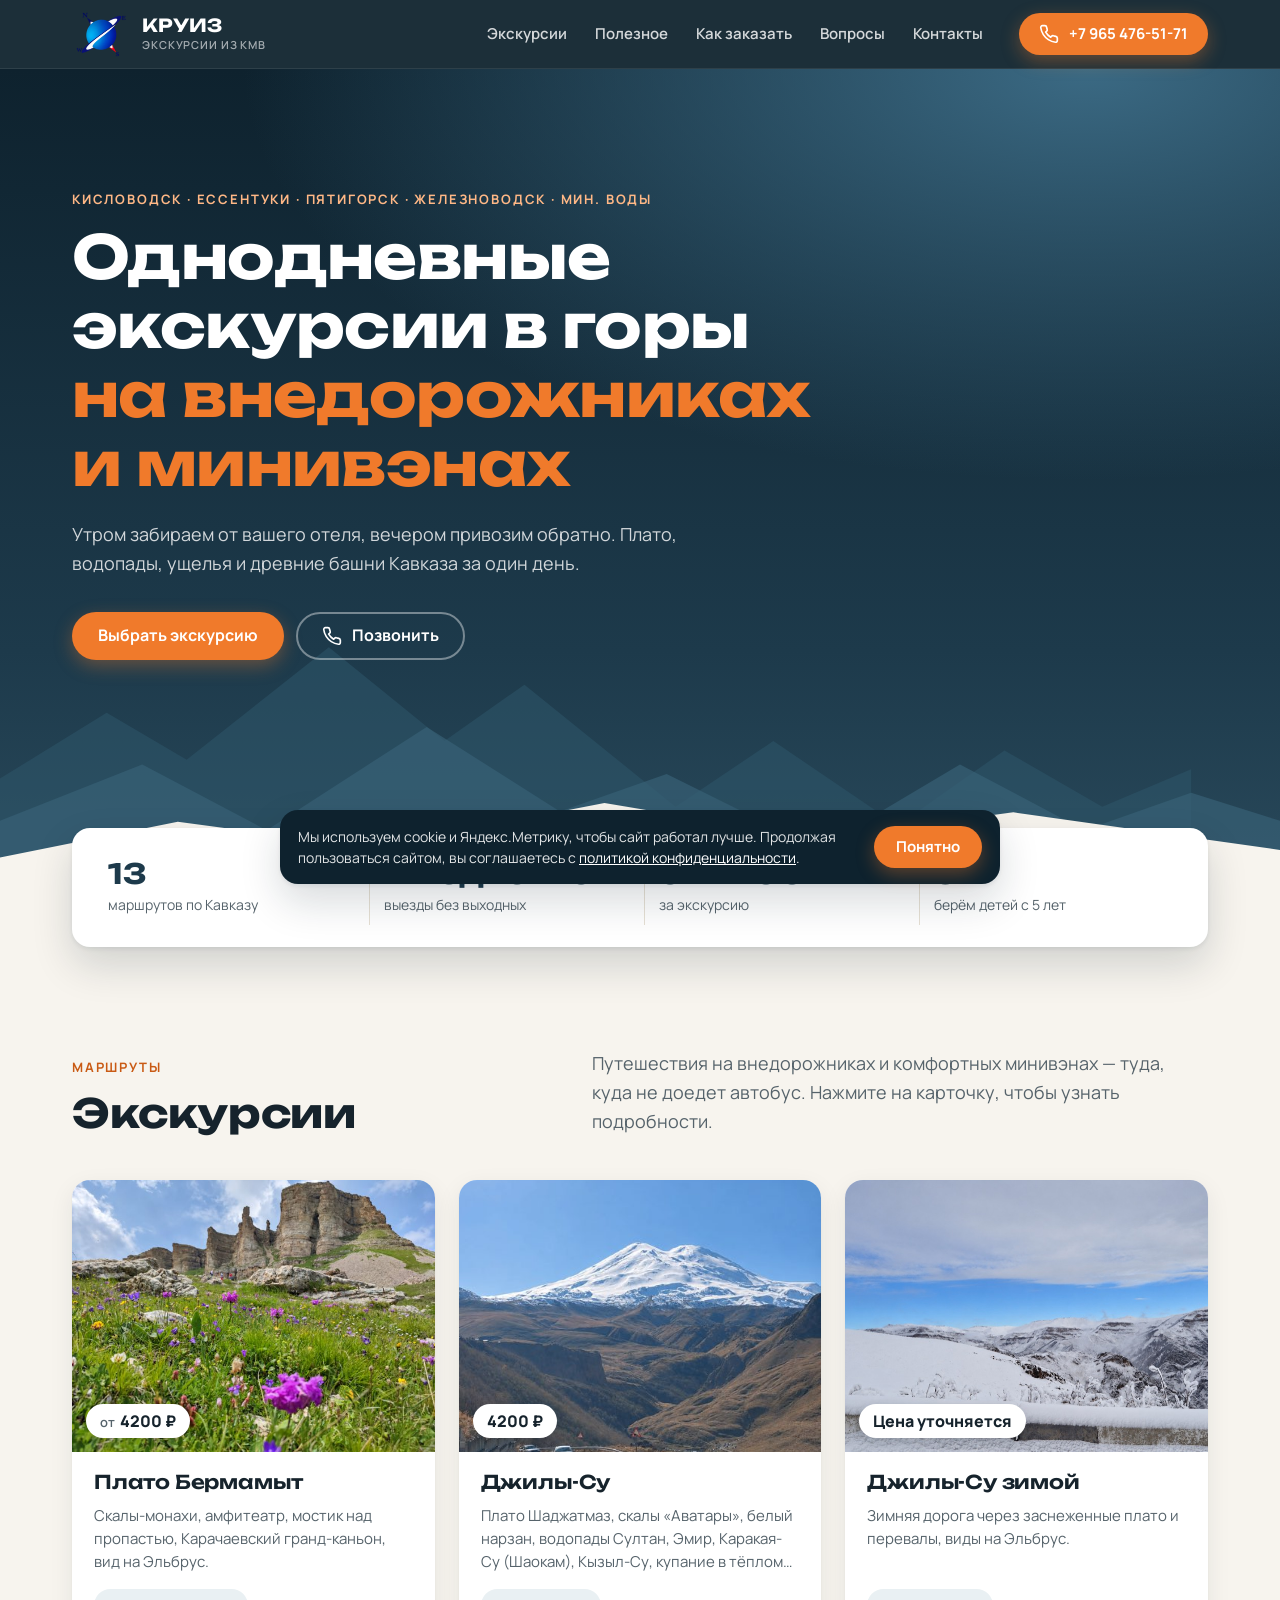
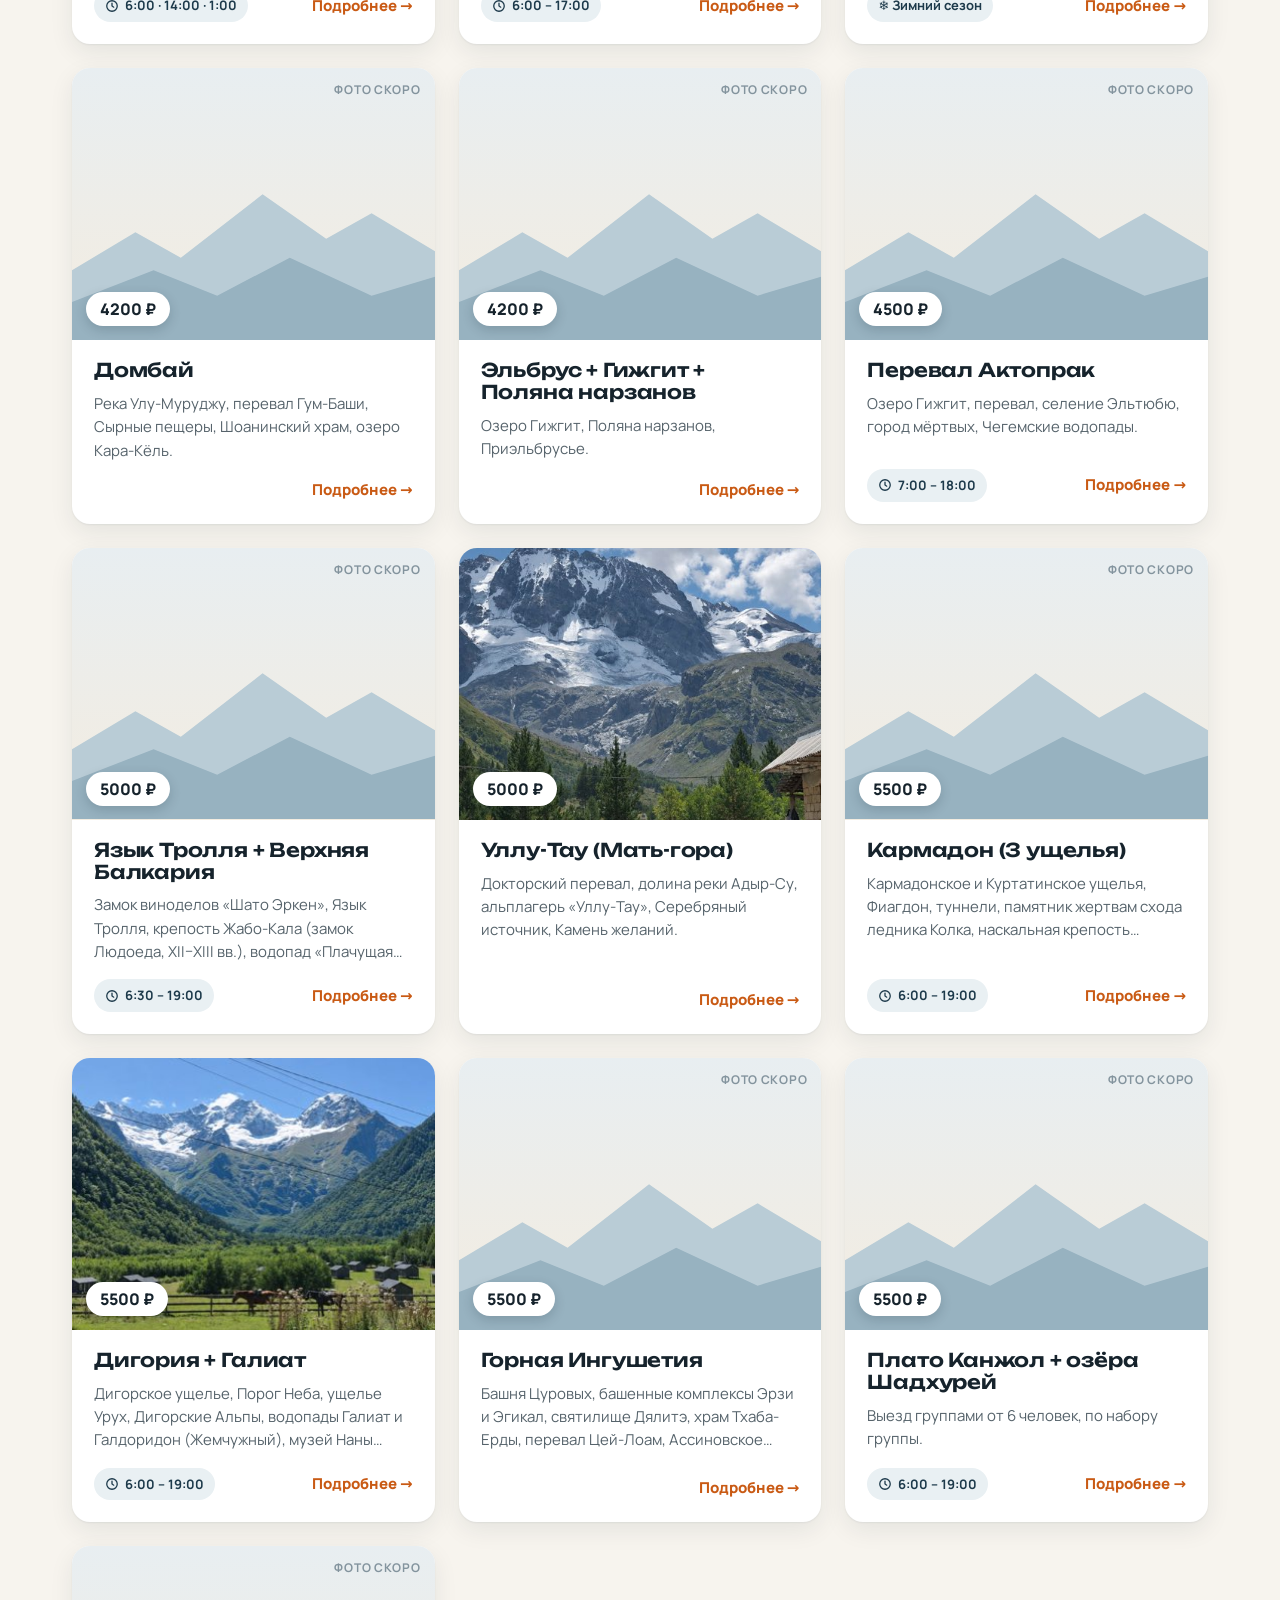
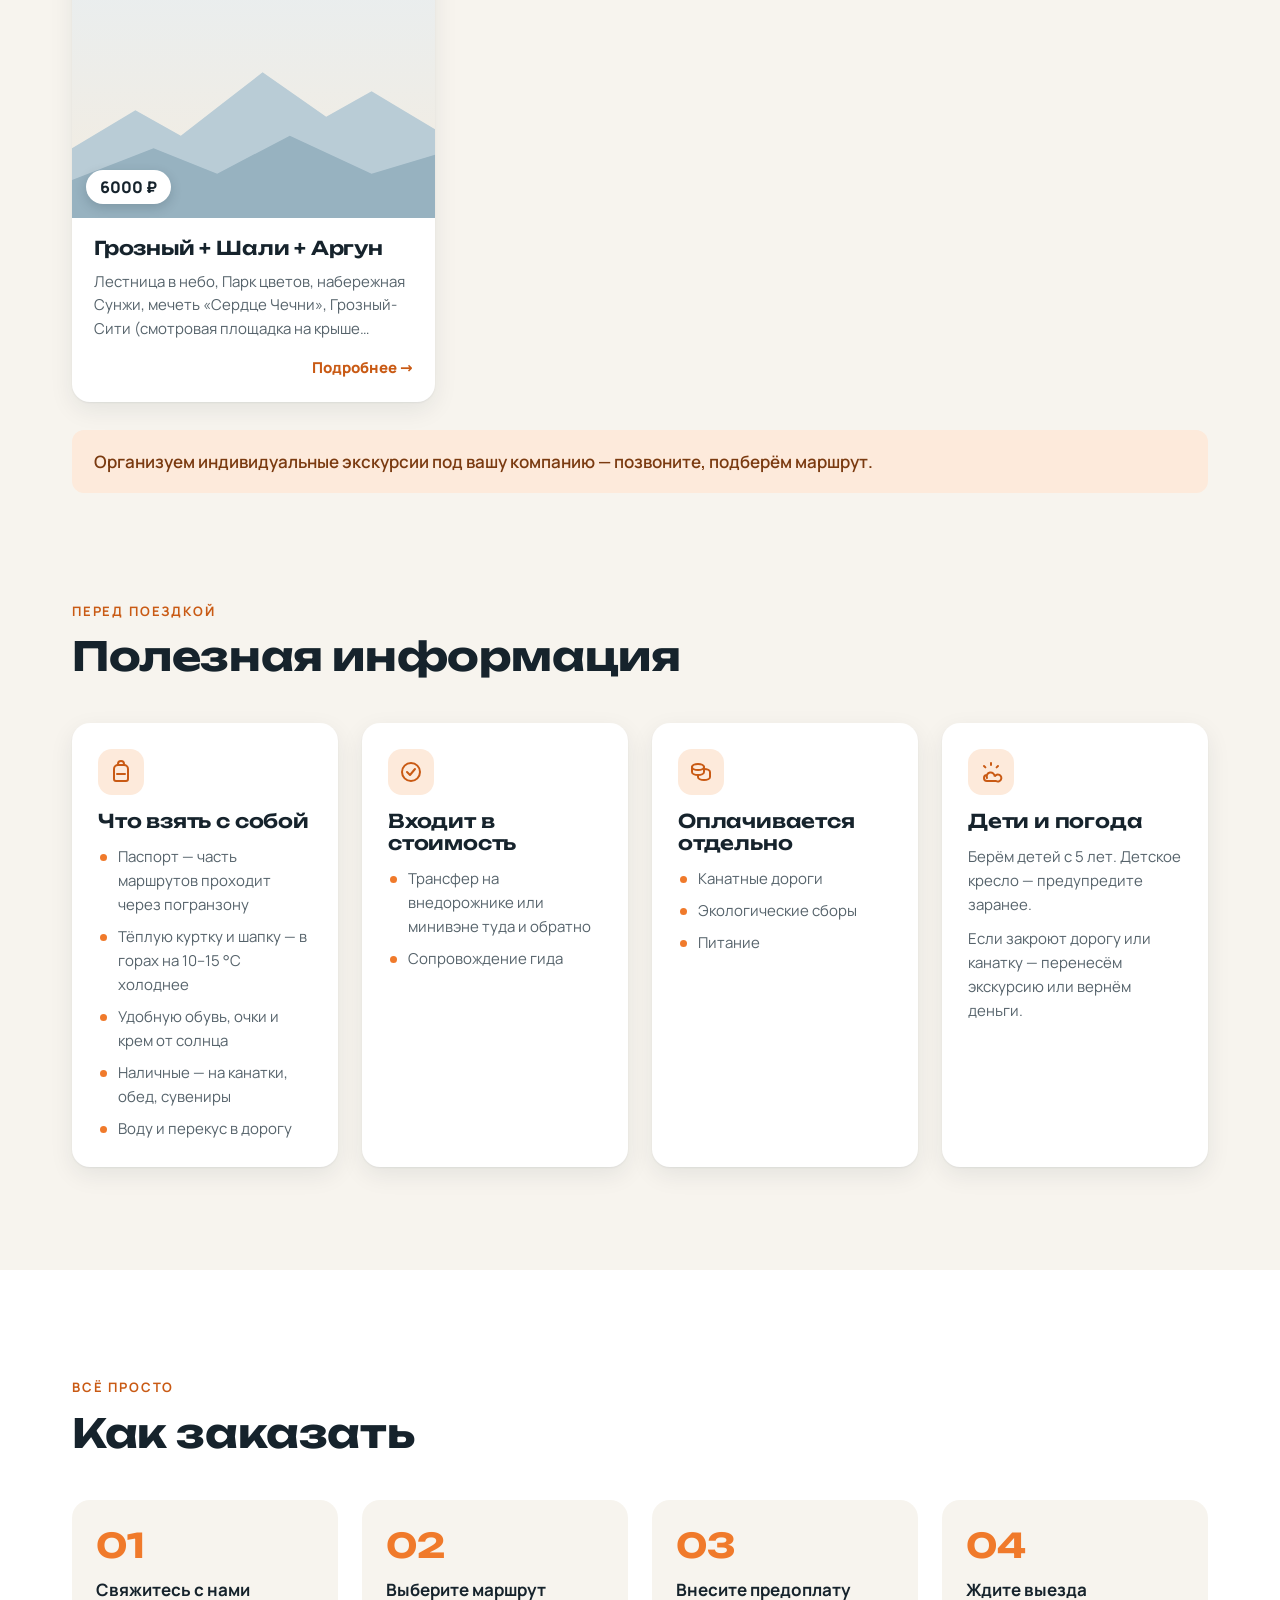
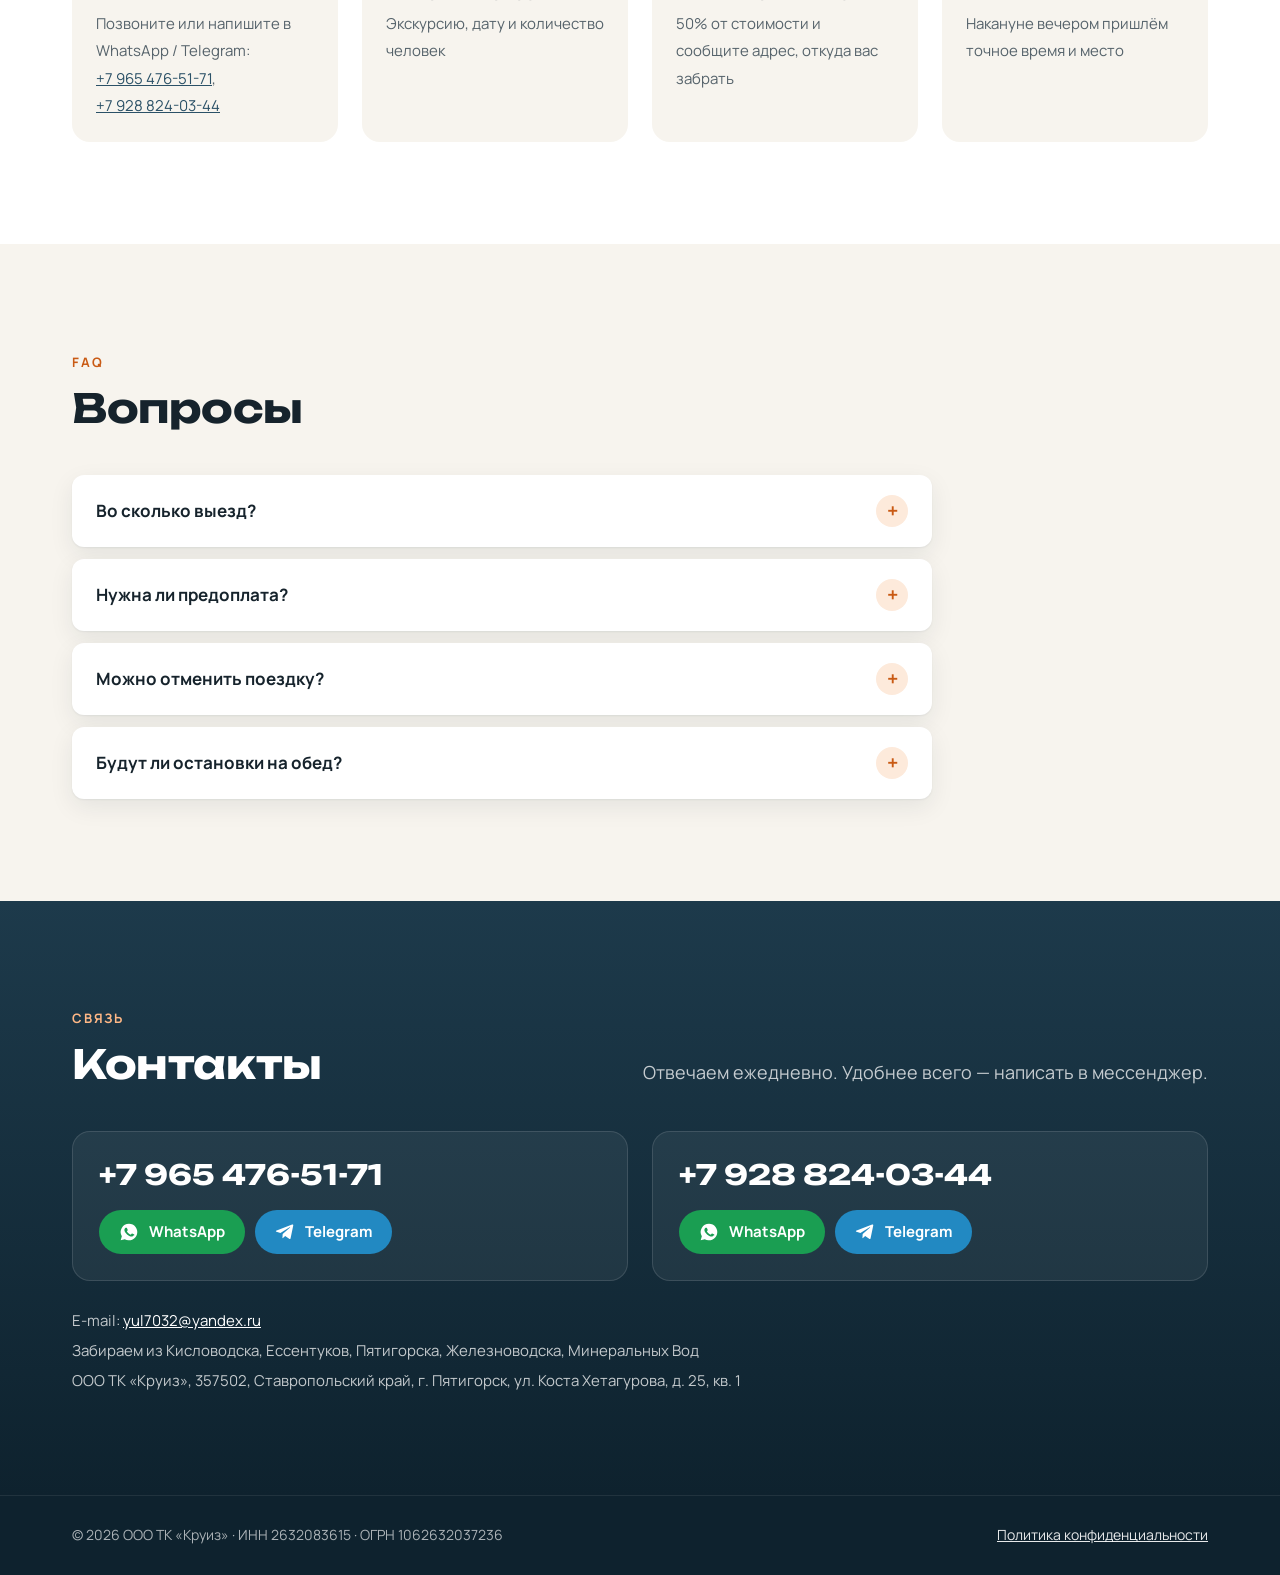
<file: index.html>
<!doctype html>
<html lang="ru">
<head>
<meta charset="utf-8">
<meta http-equiv="Content-Security-Policy" content="default-src 'self'; script-src 'self' https://mc.yandex.ru https://mc.yandex.com https://yastatic.net; style-src 'self'; img-src 'self' data: https://mc.yandex.ru https://mc.yandex.com; font-src 'self'; connect-src 'self' https://mc.yandex.ru https://mc.yandex.com; frame-src blob: https://mc.yandex.ru https://mc.yandex.com; child-src blob: https://mc.yandex.ru https://mc.yandex.com; object-src 'none'; base-uri 'self'; form-action 'self'; upgrade-insecure-requests">
<meta name="referrer" content="strict-origin-when-cross-origin">
<meta name="viewport" content="width=device-width, initial-scale=1">
<meta name="theme-color" content="#0e222e">
<title>Экскурсии из Кисловодска и КМВ на внедорожниках и минивэнах — ТК «Круиз»</title>
<meta name="description" content="Однодневные экскурсии на внедорожниках и минивэнах из Кисловодска, Пятигорска, Ессентуков, Железноводска и Минеральных Вод: Бермамыт, Джилы-Су, Домбай, Эльбрус, Верхняя Балкария, Кармадон, Дигория, Ингушетия, Грозный.">
<link rel="preload" href="fonts/unbounded-cyrillic-wght-normal.woff2" as="font" type="font/woff2" crossorigin>
<link rel="preload" href="fonts/manrope-cyrillic-wght-normal.woff2" as="font" type="font/woff2" crossorigin>
<link rel="icon" type="image/png" href="images/favicon.png?v=2">
<link rel="apple-touch-icon" href="images/apple-touch-icon.png">
<link rel="stylesheet" href="style.css">
</head>
<body>
<header class="site-header">
  <div class="wrap nav-bar">
    <a class="logo" href="index.html"><img src="images/logo.png?v=2" alt="" width="60" height="52"><span><b>КРУИЗ</b><small>Экскурсии из КМВ</small></span></a>
    <nav class="nav" aria-label="Основное меню"><a href="#tours">Экскурсии</a><a href="#info">Полезное</a><a href="#order">Как заказать</a><a href="#faq">Вопросы</a><a href="#contacts">Контакты</a></nav>
    <a class="btn btn-primary header-call" href="tel:+79654765171" aria-label="Позвонить"><svg viewBox="0 0 24 24" fill="none" stroke="currentColor" stroke-width="2" stroke-linecap="round" stroke-linejoin="round" aria-hidden="true"><path d="M22 16.9v3a2 2 0 0 1-2.2 2 19.8 19.8 0 0 1-8.6-3.1 19.5 19.5 0 0 1-6-6A19.8 19.8 0 0 1 2.1 4.2 2 2 0 0 1 4.1 2h3a2 2 0 0 1 2 1.7c.1.9.4 1.8.7 2.7a2 2 0 0 1-.5 2.1L8 9.8a16 16 0 0 0 6 6l1.3-1.3a2 2 0 0 1 2.1-.4c.9.3 1.8.6 2.7.7a2 2 0 0 1 1.7 2z"/></svg><span>+7 965 476-51-71</span></a>
  </div>
</header>

<main>
  <section class="hero">
    <div class="wrap hero-inner">
      <span class="eyebrow">Кисловодск · Ессентуки · Пятигорск · Железноводск · Мин. Воды</span>
      <h1>Однодневные экскурсии в&nbsp;горы <em>на&nbsp;внедорожниках и&nbsp;минивэнах</em></h1>
      <p class="lead">Утром забираем от вашего отеля, вечером привозим обратно. Плато, водопады, ущелья и древние башни Кавказа за один день.</p>
      <div class="hero-actions">
        <a class="btn btn-primary" href="#tours">Выбрать экскурсию</a>
        <a class="btn btn-ghost" href="tel:+79654765171"><svg viewBox="0 0 24 24" fill="none" stroke="currentColor" stroke-width="2" stroke-linecap="round" stroke-linejoin="round" aria-hidden="true"><path d="M22 16.9v3a2 2 0 0 1-2.2 2 19.8 19.8 0 0 1-8.6-3.1 19.5 19.5 0 0 1-6-6A19.8 19.8 0 0 1 2.1 4.2 2 2 0 0 1 4.1 2h3a2 2 0 0 1 2 1.7c.1.9.4 1.8.7 2.7a2 2 0 0 1-.5 2.1L8 9.8a16 16 0 0 0 6 6l1.3-1.3a2 2 0 0 1 2.1-.4c.9.3 1.8.6 2.7.7a2 2 0 0 1 1.7 2z"/></svg>Позвонить</a>
      </div>
    </div>
    <svg class="hero-mountains" viewBox="0 0 1440 300" preserveAspectRatio="none" aria-hidden="true">
      <path d="M0 300V170l120-70 90 50 160-120 130 100 90-60 170 130 110-70 140 90 120-80 110 60 100-40v190z" fill="#2f566b" opacity=".55"/>
      <path d="M0 300V215l160-60 140 70 180-110 150 90 120-40 170 80 160-90 140 70 120-40 100 30v85z" fill="#3a6378" opacity=".65"/>
      <path d="M0 300v-46l200-38 220 28 260-48 240 38 220-28 300 40v54z" fill="#f7f4ee"/>
    </svg>
  </section>

  <div class="wrap stats">
    <ul>
      <li><b>13</b><span>маршрутов по Кавказу</span></li>
      <li><b>Ежедневно</b><span>выезды без выходных</span></li>
      <li><b>от 4200 ₽</b><span>за экскурсию</span></li>
      <li><b>5+</b><span>берём детей с 5 лет</span></li>
    </ul>
  </div>

  <section class="section" id="tours">
    <div class="wrap">
      <div class="section-head">
        <div><span class="eyebrow">Маршруты</span><h2>Экскурсии</h2></div>
        <p class="lead">Путешествия на внедорожниках и комфортных минивэнах — туда, куда не доедет автобус. Нажмите на карточку, чтобы узнать подробности.</p>
      </div>
      <div class="grid">
      <a class="card" href="tours/bermamyt.html">
        <div class="card-media"><img src="images/bermamyt/1-s.jpg" alt="Скалы-монахи на плато Бермамыт" width="640" height="480" loading="lazy"><span class="badge-price"><small>от</small> 4200 ₽</span></div>
        <div class="card-body"><h3>Плато Бермамыт</h3><p>Скалы-монахи, амфитеатр, мостик над пропастью, Карачаевский гранд-каньон, вид на Эльбрус.</p>
          <div class="card-foot"><span class="chip"><svg viewBox="0 0 24 24" fill="none" stroke="currentColor" stroke-width="2.2" stroke-linecap="round" aria-hidden="true"><circle cx="12" cy="12" r="9"/><path d="M12 7v5l3 2"/></svg>6:00 · 14:00 · 1:00</span><span class="more">Подробнее →</span></div></div>
      </a>
      <a class="card" href="tours/dzhily-su.html">
        <div class="card-media"><img src="images/dzhily-su/1-s.jpg?v=2" alt="Дорога к Джилы-Су с видом на Эльбрус" width="480" height="640" loading="lazy"><span class="badge-price">4200 ₽</span></div>
        <div class="card-body"><h3>Джилы-Су</h3><p>Плато Шаджатмаз, скалы «Аватары», белый нарзан, водопады Султан, Эмир, Каракая-Су (Шаокам), Кызыл-Су, купание в тёплом нарзане (+20 °C).</p>
          <div class="card-foot"><span class="chip"><svg viewBox="0 0 24 24" fill="none" stroke="currentColor" stroke-width="2.2" stroke-linecap="round" aria-hidden="true"><circle cx="12" cy="12" r="9"/><path d="M12 7v5l3 2"/></svg>6:00 – 17:00</span><span class="more">Подробнее →</span></div></div>
      </a>
      <a class="card" href="tours/dzhily-su-zima.html">
        <div class="card-media"><img src="images/dzhily-su-zima/1-s.jpg" alt="Заснеженное ущелье по дороге к Джилы-Су" width="800" height="531" loading="lazy"><span class="badge-price">Цена уточняется</span></div>
        <div class="card-body"><h3>Джилы-Су зимой</h3><p>Зимняя дорога через заснеженные плато и перевалы, виды на Эльбрус.</p>
          <div class="card-foot"><span class="chip">❄ Зимний сезон</span><span class="more">Подробнее →</span></div></div>
      </a>
      <a class="card" href="tours/dombay.html">
        <div class="card-media"><div class="ph">Фото скоро</div><span class="badge-price">4200 ₽</span></div>
        <div class="card-body"><h3>Домбай</h3><p>Река Улу-Муруджу, перевал Гум-Баши, Сырные пещеры, Шоанинский храм, озеро Кара-Кёль.</p>
          <div class="card-foot"><span></span><span class="more">Подробнее →</span></div></div>
      </a>
      <a class="card" href="tours/elbrus-gizhgit.html">
        <div class="card-media"><div class="ph">Фото скоро</div><span class="badge-price">4200 ₽</span></div>
        <div class="card-body"><h3>Эльбрус + Гижгит + Поляна нарзанов</h3><p>Озеро Гижгит, Поляна нарзанов, Приэльбрусье.</p>
          <div class="card-foot"><span></span><span class="more">Подробнее →</span></div></div>
      </a>
      <a class="card" href="tours/aktoprak.html">
        <div class="card-media"><div class="ph">Фото скоро</div><span class="badge-price">4500 ₽</span></div>
        <div class="card-body"><h3>Перевал Актопрак</h3><p>Озеро Гижгит, перевал, селение Эльтюбю, город мёртвых, Чегемские водопады.</p>
          <div class="card-foot"><span class="chip"><svg viewBox="0 0 24 24" fill="none" stroke="currentColor" stroke-width="2.2" stroke-linecap="round" aria-hidden="true"><circle cx="12" cy="12" r="9"/><path d="M12 7v5l3 2"/></svg>7:00 – 18:00</span><span class="more">Подробнее →</span></div></div>
      </a>
      <a class="card" href="tours/yazyk-trollya.html">
        <div class="card-media"><div class="ph">Фото скоро</div><span class="badge-price">5000 ₽</span></div>
        <div class="card-body"><h3>Язык Тролля + Верхняя Балкария</h3><p>Замок виноделов «Шато Эркен», Язык Тролля, крепость Жабо-Кала (замок Людоеда, XII–XIII вв.), водопад «Плачущая стена», Голубые озёра, Черекская теснина, село Кунним с башней Абаевых (Абай-Кала), термальные источники Аушигер.</p>
          <div class="card-foot"><span class="chip"><svg viewBox="0 0 24 24" fill="none" stroke="currentColor" stroke-width="2.2" stroke-linecap="round" aria-hidden="true"><circle cx="12" cy="12" r="9"/><path d="M12 7v5l3 2"/></svg>6:30 – 19:00</span><span class="more">Подробнее →</span></div></div>
      </a>
      <a class="card" href="tours/ullu-tau.html">
        <div class="card-media"><img src="images/ullu-tau/1-s.jpg" alt="Ледники Уллу-Тау над сосновым лесом" width="480" height="640" loading="lazy"><span class="badge-price">5000 ₽</span></div>
        <div class="card-body"><h3>Уллу-Тау (Мать-гора)</h3><p>Докторский перевал, долина реки Адыр-Су, альплагерь «Уллу-Тау», Серебряный источник, Камень желаний.</p>
          <div class="card-foot"><span></span><span class="more">Подробнее →</span></div></div>
      </a>
      <a class="card" href="tours/karmadon.html">
        <div class="card-media"><div class="ph">Фото скоро</div><span class="badge-price">5500 ₽</span></div>
        <div class="card-body"><h3>Кармадон (3 ущелья)</h3><p>Кармадонское и Куртатинское ущелья, Фиагдон, туннели, памятник жертвам схода ледника Колка, наскальная крепость Дзивгис, Аланский монастырь, Даргавс — город мёртвых.</p>
          <div class="card-foot"><span class="chip"><svg viewBox="0 0 24 24" fill="none" stroke="currentColor" stroke-width="2.2" stroke-linecap="round" aria-hidden="true"><circle cx="12" cy="12" r="9"/><path d="M12 7v5l3 2"/></svg>6:00 – 19:00</span><span class="more">Подробнее →</span></div></div>
      </a>
      <a class="card" href="tours/digoria.html">
        <div class="card-media"><img src="images/digoria/1-s.jpg" alt="Снежные вершины Дигории и долина с лошадьми" width="360" height="640" loading="lazy"><span class="badge-price">5500 ₽</span></div>
        <div class="card-body"><h3>Дигория + Галиат</h3><p>Дигорское ущелье, Порог Неба, ущелье Урух, Дигорские Альпы, водопады Галиат и Галдоридон (Жемчужный), музей Наны (Задалеск), замок Фрегат (X в.), памятник Уастырджи, башни, крепости, склепы.</p>
          <div class="card-foot"><span class="chip"><svg viewBox="0 0 24 24" fill="none" stroke="currentColor" stroke-width="2.2" stroke-linecap="round" aria-hidden="true"><circle cx="12" cy="12" r="9"/><path d="M12 7v5l3 2"/></svg>6:00 – 19:00</span><span class="more">Подробнее →</span></div></div>
      </a>
      <a class="card" href="tours/ingushetia.html">
        <div class="card-media"><div class="ph">Фото скоро</div><span class="badge-price">5500 ₽</span></div>
        <div class="card-body"><h3>Горная Ингушетия</h3><p>Башня Цуровых, башенные комплексы Эрзи и Эгикал, святилище Дялитэ, храм Тхаба-Ерды, перевал Цей-Лоам, Ассиновское ущелье, канатная дорога Армхи, Магас и Башня Согласия.</p>
          <div class="card-foot"><span></span><span class="more">Подробнее →</span></div></div>
      </a>
      <a class="card" href="tours/kanzhol.html">
        <div class="card-media"><div class="ph">Фото скоро</div><span class="badge-price">5500 ₽</span></div>
        <div class="card-body"><h3>Плато Канжол + озёра Шадхурей</h3><p>Выезд группами от 6 человек, по набору группы.</p>
          <div class="card-foot"><span class="chip"><svg viewBox="0 0 24 24" fill="none" stroke="currentColor" stroke-width="2.2" stroke-linecap="round" aria-hidden="true"><circle cx="12" cy="12" r="9"/><path d="M12 7v5l3 2"/></svg>6:00 – 19:00</span><span class="more">Подробнее →</span></div></div>
      </a>
      <a class="card" href="tours/grozny.html">
        <div class="card-media"><div class="ph">Фото скоро</div><span class="badge-price">6000 ₽</span></div>
        <div class="card-body"><h3>Грозный + Шали + Аргун</h3><p>Лестница в небо, Парк цветов, набережная Сунжи, мечеть «Сердце Чечни», Грозный-Сити (смотровая площадка на крыше небоскрёба), Аргун — мечеть «Сердце матери», обед в кафе национальной кухни, Шали — мечеть «Гордость мусульман».</p>
          <div class="card-foot"><span></span><span class="more">Подробнее →</span></div></div>
      </a>
      </div>
      <p class="note-strip">Организуем индивидуальные экскурсии под вашу компанию — позвоните, подберём маршрут.</p>
    </div>
  </section>

  <section class="section tight-top" id="info">
    <div class="wrap">
      <div class="section-head"><div><span class="eyebrow">Перед поездкой</span><h2>Полезная информация</h2></div></div>
      <div class="info-grid">
        <div class="info-card"><div class="icon"><svg viewBox="0 0 24 24" fill="none" stroke="currentColor" stroke-width="2" stroke-linecap="round" stroke-linejoin="round" aria-hidden="true"><path d="M5 9a4 4 0 0 1 4-4h6a4 4 0 0 1 4 4v10a2 2 0 0 1-2 2H7a2 2 0 0 1-2-2z"/><path d="M9 5V4a3 3 0 0 1 6 0v1M8 14h8"/></svg></div><h3>Что взять с собой</h3><ul>
          <li>Паспорт — часть маршрутов проходит через погранзону</li>
          <li>Тёплую куртку и шапку — в горах на 10–15 °C холоднее</li>
          <li>Удобную обувь, очки и крем от солнца</li>
          <li>Наличные — на канатки, обед, сувениры</li>
          <li>Воду и перекус в дорогу</li></ul></div>
        <div class="info-card"><div class="icon"><svg viewBox="0 0 24 24" fill="none" stroke="currentColor" stroke-width="2" stroke-linecap="round" stroke-linejoin="round" aria-hidden="true"><circle cx="12" cy="12" r="9"/><path d="m8 12 3 3 5-6"/></svg></div><h3>Входит в стоимость</h3><ul>
          <li>Трансфер на внедорожнике или минивэне туда и обратно</li>
          <li>Сопровождение гида</li></ul></div>
        <div class="info-card"><div class="icon"><svg viewBox="0 0 24 24" fill="none" stroke="currentColor" stroke-width="2" stroke-linecap="round" aria-hidden="true"><ellipse cx="9" cy="7" rx="6" ry="3"/><path d="M3 7v5c0 1.7 2.7 3 6 3s6-1.3 6-3V7"/><path d="M9 15v2c0 1.7 2.7 3 6 3s6-1.3 6-3v-5c0-1.7-2.7-3-6-3"/></svg></div><h3>Оплачивается отдельно</h3><ul>
          <li>Канатные дороги</li>
          <li>Экологические сборы</li>
          <li>Питание</li></ul></div>
        <div class="info-card"><div class="icon"><svg viewBox="0 0 24 24" fill="none" stroke="currentColor" stroke-width="2" stroke-linecap="round" aria-hidden="true"><path d="M8 18a4 4 0 1 1 7.7-1.5A3.5 3.5 0 1 1 17 21H8a3 3 0 0 1 0-6"/><path d="M12 3v2M5 6l1.4 1.4M19 6l-1.4 1.4"/></svg></div><h3>Дети и погода</h3>
          <p>Берём детей с 5 лет. Детское кресло — предупредите заранее.</p>
          <p>Если закроют дорогу или канатку — перенесём экскурсию или вернём деньги.</p></div>
      </div>
    </div>
  </section>

  <section class="section band" id="order">
    <div class="wrap">
      <div class="section-head"><div><span class="eyebrow">Всё просто</span><h2>Как заказать</h2></div></div>
      <ol class="steps">
        <li><b>Свяжитесь с нами</b><span>Позвоните или напишите в WhatsApp / Telegram: <a href="tel:+79654765171">+7 965 476-51-71</a>, <a href="tel:+79288240344">+7 928 824-03-44</a></span></li>
        <li><b>Выберите маршрут</b><span>Экскурсию, дату и количество человек</span></li>
        <li><b>Внесите предоплату</b><span>50% от стоимости и сообщите адрес, откуда вас забрать</span></li>
        <li><b>Ждите выезда</b><span>Накануне вечером пришлём точное время и место</span></li>
      </ol>
    </div>
  </section>

  <section class="section" id="faq">
    <div class="wrap">
      <div class="section-head"><div><span class="eyebrow">FAQ</span><h2>Вопросы</h2></div></div>
      <div class="faq">
        <details><summary>Во сколько выезд?</summary><p>Чаще всего в 6:00–7:00, время указано у каждой экскурсии. На Бермамыт есть также выезды в 14:00 и ночью в 1:00 — на рассвет.</p></details>
        <details><summary>Нужна ли предоплата?</summary><p>Да, 50% от стоимости экскурсии.</p></details>
        <details><summary>Можно отменить поездку?</summary><p>Поездка отменяется, если не набралась группа, — в этом случае мы заранее предупредим и вернём предоплату. Если вы отменяете поездку сами: не позднее чем за 24 часа до выезда — предоплата возвращается полностью; позже — возвращается 25% предоплаты.</p></details>
        <details><summary>Будут ли остановки на обед?</summary><p>Да, в кафе по маршруту.</p></details>
      </div>
    </div>
  </section>

  <section class="section contacts" id="contacts">
    <div class="wrap">
      <div class="section-head"><div><span class="eyebrow">Связь</span><h2>Контакты</h2></div><p class="lead">Отвечаем ежедневно. Удобнее всего — написать в мессенджер.</p></div>
      <div class="contact-grid">
        <div class="contact-card">
          <a class="phone" href="tel:+79654765171">+7 965 476-51-71</a>
          <div class="btns"><a class="btn btn-wa" href="https://wa.me/79654765171"><svg viewBox="0 0 24 24" fill="currentColor" aria-hidden="true"><path d="M12 2a10 10 0 0 0-8.6 15.1L2 22l5-1.3A10 10 0 1 0 12 2zm5.3 14.1c-.2.6-1.3 1.2-1.8 1.3-.5.1-1 .1-1.7-.1-.4-.1-.9-.3-1.5-.6a12 12 0 0 1-4.7-4.1c-.4-.5-1.1-1.6-1.1-3s.7-2.1 1-2.4c.3-.3.6-.4.8-.4h.6c.2 0 .4 0 .6.5l.9 2.1c.1.2.1.4 0 .5l-.3.5-.4.5c-.1.1-.3.3-.1.6.2.3.8 1.3 1.7 2.1 1.2 1 2.1 1.4 2.4 1.5.3.1.5.1.6-.1l.9-1c.2-.3.4-.2.6-.1l2 .9c.3.1.5.2.5.3.1.1.1.6-.1 1.2z"/></svg>WhatsApp</a><a class="btn btn-tg" href="https://t.me/deniskruizkmv_ljeeptours"><svg viewBox="0 0 24 24" fill="currentColor" aria-hidden="true"><path d="M21.9 4.3 18.7 19.4c-.2 1-.9 1.3-1.7.8l-4.8-3.5-2.3 2.2c-.3.3-.5.5-1 .5l.3-4.9 8.9-8c.4-.3-.1-.5-.6-.2L6.5 13.2l-4.7-1.5c-1-.3-1-1 .2-1.5L20.5 3c.9-.3 1.6.2 1.4 1.3z"/></svg>Telegram</a></div>
        </div>
        <div class="contact-card">
          <a class="phone" href="tel:+79288240344">+7 928 824-03-44</a>
          <div class="btns"><a class="btn btn-wa" href="https://wa.me/79288240344"><svg viewBox="0 0 24 24" fill="currentColor" aria-hidden="true"><path d="M12 2a10 10 0 0 0-8.6 15.1L2 22l5-1.3A10 10 0 1 0 12 2zm5.3 14.1c-.2.6-1.3 1.2-1.8 1.3-.5.1-1 .1-1.7-.1-.4-.1-.9-.3-1.5-.6a12 12 0 0 1-4.7-4.1c-.4-.5-1.1-1.6-1.1-3s.7-2.1 1-2.4c.3-.3.6-.4.8-.4h.6c.2 0 .4 0 .6.5l.9 2.1c.1.2.1.4 0 .5l-.3.5-.4.5c-.1.1-.3.3-.1.6.2.3.8 1.3 1.7 2.1 1.2 1 2.1 1.4 2.4 1.5.3.1.5.1.6-.1l.9-1c.2-.3.4-.2.6-.1l2 .9c.3.1.5.2.5.3.1.1.1.6-.1 1.2z"/></svg>WhatsApp</a><a class="btn btn-tg" href="https://t.me/TK_Kruiz"><svg viewBox="0 0 24 24" fill="currentColor" aria-hidden="true"><path d="M21.9 4.3 18.7 19.4c-.2 1-.9 1.3-1.7.8l-4.8-3.5-2.3 2.2c-.3.3-.5.5-1 .5l.3-4.9 8.9-8c.4-.3-.1-.5-.6-.2L6.5 13.2l-4.7-1.5c-1-.3-1-1 .2-1.5L20.5 3c.9-.3 1.6.2 1.4 1.3z"/></svg>Telegram</a></div>
        </div>
      </div>
      <div class="contact-meta">
        <p>E-mail: <a href="mailto:yul7032@yandex.ru">yul7032@yandex.ru</a></p>
        <p>Забираем из Кисловодска, Ессентуков, Пятигорска, Железноводска, Минеральных Вод</p>
        <p>ООО ТК «Круиз», 357502, Ставропольский край, г. Пятигорск, ул. Коста Хетагурова, д. 25, кв. 1</p>
      </div>
    </div>
  </section>
</main>

<footer class="site-footer">
  <div class="wrap">
    <p>© 2026 ООО ТК «Круиз» · ИНН 2632083615 · ОГРН 1062632037236</p>
    <p><a href="privacy.html">Политика конфиденциальности</a></p>
  </div>
</footer>
<script src="site.js" data-root="" defer></script>
<noscript><div><img class="ym-pixel" src="https://mc.yandex.ru/watch/113659866" alt=""></div></noscript>
</body>
</html>
</file>
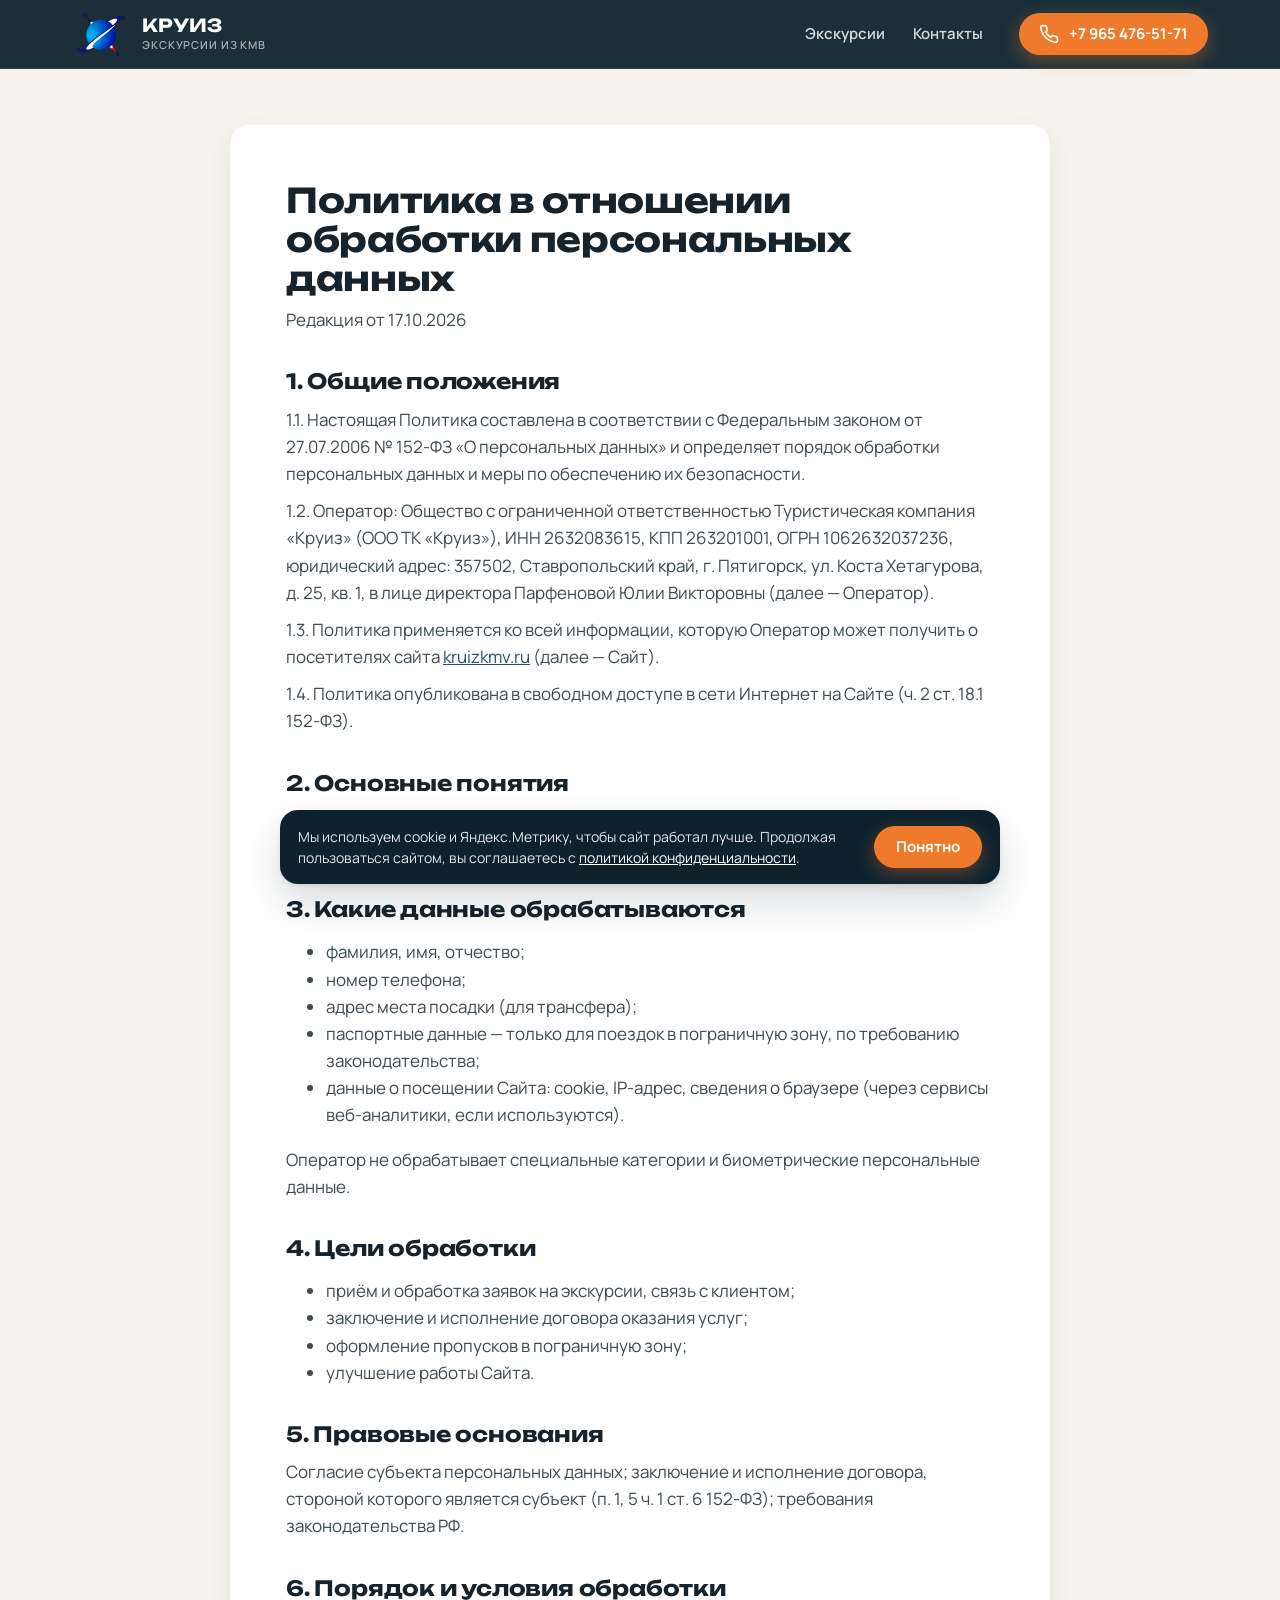
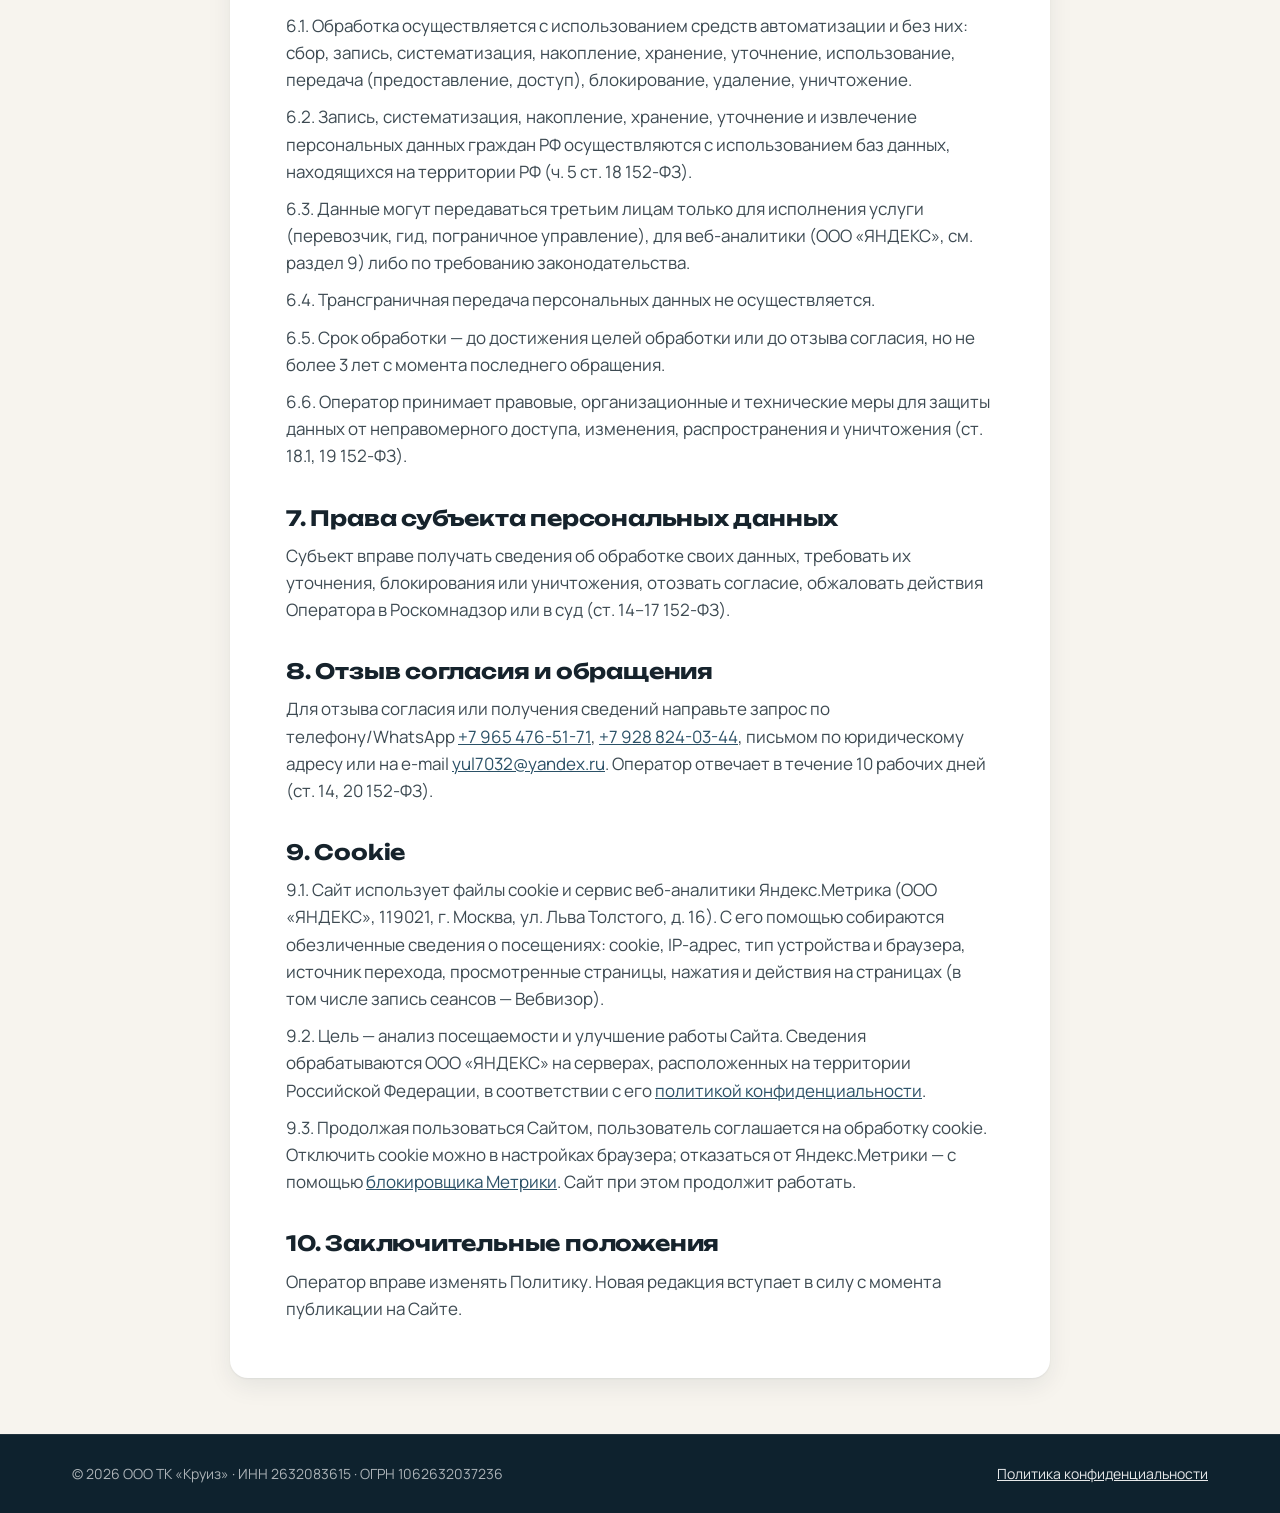
<file: privacy.html>
<!doctype html>
<html lang="ru">
<head>
<meta charset="utf-8">
<meta http-equiv="Content-Security-Policy" content="default-src 'self'; script-src 'self' https://mc.yandex.ru https://mc.yandex.com https://yastatic.net; style-src 'self'; img-src 'self' data: https://mc.yandex.ru https://mc.yandex.com; font-src 'self'; connect-src 'self' https://mc.yandex.ru https://mc.yandex.com; frame-src blob: https://mc.yandex.ru https://mc.yandex.com; child-src blob: https://mc.yandex.ru https://mc.yandex.com; object-src 'none'; base-uri 'self'; form-action 'self'; upgrade-insecure-requests">
<meta name="referrer" content="strict-origin-when-cross-origin">
<meta name="viewport" content="width=device-width, initial-scale=1">
<meta name="theme-color" content="#0e222e">
<title>Политика конфиденциальности — ТК «Круиз»</title>
<meta name="description" content="Политика ООО ТК «Круиз» в отношении обработки персональных данных.">
<link rel="preload" href="fonts/unbounded-cyrillic-wght-normal.woff2" as="font" type="font/woff2" crossorigin>
<link rel="preload" href="fonts/manrope-cyrillic-wght-normal.woff2" as="font" type="font/woff2" crossorigin>
<link rel="icon" type="image/png" href="images/favicon.png?v=2">
<link rel="apple-touch-icon" href="images/apple-touch-icon.png">
<link rel="stylesheet" href="style.css">
</head>
<body>
<header class="site-header">
  <div class="wrap nav-bar">
    <a class="logo" href="index.html"><img src="images/logo.png?v=2" alt="" width="60" height="52"><span><b>КРУИЗ</b><small>Экскурсии из КМВ</small></span></a>
    <nav class="nav" aria-label="Основное меню"><a href="index.html#tours">Экскурсии</a><a href="index.html#contacts">Контакты</a></nav>
    <a class="btn btn-primary header-call" href="tel:+79654765171" aria-label="Позвонить"><svg viewBox="0 0 24 24" fill="none" stroke="currentColor" stroke-width="2" stroke-linecap="round" stroke-linejoin="round" aria-hidden="true"><path d="M22 16.9v3a2 2 0 0 1-2.2 2 19.8 19.8 0 0 1-8.6-3.1 19.5 19.5 0 0 1-6-6A19.8 19.8 0 0 1 2.1 4.2 2 2 0 0 1 4.1 2h3a2 2 0 0 1 2 1.7c.1.9.4 1.8.7 2.7a2 2 0 0 1-.5 2.1L8 9.8a16 16 0 0 0 6 6l1.3-1.3a2 2 0 0 1 2.1-.4c.9.3 1.8.6 2.7.7a2 2 0 0 1 1.7 2z"/></svg><span>+7 965 476-51-71</span></a>
  </div>
</header>

<main class="wrap">
<article class="doc">
<h1>Политика в отношении обработки персональных данных</h1>
<p>Редакция от 17.10.2026</p>

<h2>1. Общие положения</h2>
<p>1.1. Настоящая Политика составлена в соответствии с Федеральным законом от 27.07.2006 № 152-ФЗ «О персональных данных» и определяет порядок обработки персональных данных и меры по обеспечению их безопасности.</p>
<p>1.2. Оператор: Общество с ограниченной ответственностью Туристическая компания «Круиз» (ООО ТК «Круиз»), ИНН 2632083615, КПП 263201001, ОГРН 1062632037236, юридический адрес: 357502, Ставропольский край, г. Пятигорск, ул. Коста Хетагурова, д. 25, кв. 1, в лице директора Парфеновой Юлии Викторовны (далее — Оператор).</p>
<p>1.3. Политика применяется ко всей информации, которую Оператор может получить о посетителях сайта <a href="https://kruizkmv.ru">kruizkmv.ru</a> (далее — Сайт).</p>
<p>1.4. Политика опубликована в свободном доступе в сети Интернет на Сайте (ч. 2 ст. 18.1 152-ФЗ).</p>

<h2>2. Основные понятия</h2>
<p>Персональные данные, обработка, оператор, субъект персональных данных и иные термины используются в значениях, установленных ст. 3 152-ФЗ.</p>

<h2>3. Какие данные обрабатываются</h2>
<ul>
  <li>фамилия, имя, отчество;</li>
  <li>номер телефона;</li>
  <li>адрес места посадки (для трансфера);</li>
  <li>паспортные данные — только для поездок в пограничную зону, по требованию законодательства;</li>
  <li>данные о посещении Сайта: cookie, IP-адрес, сведения о браузере (через сервисы веб-аналитики, если используются).</li>
</ul>
<p>Оператор не обрабатывает специальные категории и биометрические персональные данные.</p>

<h2>4. Цели обработки</h2>
<ul>
  <li>приём и обработка заявок на экскурсии, связь с клиентом;</li>
  <li>заключение и исполнение договора оказания услуг;</li>
  <li>оформление пропусков в пограничную зону;</li>
  <li>улучшение работы Сайта.</li>
</ul>

<h2>5. Правовые основания</h2>
<p>Согласие субъекта персональных данных; заключение и исполнение договора, стороной которого является субъект (п. 1, 5 ч. 1 ст. 6 152-ФЗ); требования законодательства РФ.</p>

<h2>6. Порядок и условия обработки</h2>
<p>6.1. Обработка осуществляется с использованием средств автоматизации и без них: сбор, запись, систематизация, накопление, хранение, уточнение, использование, передача (предоставление, доступ), блокирование, удаление, уничтожение.</p>
<p>6.2. Запись, систематизация, накопление, хранение, уточнение и извлечение персональных данных граждан РФ осуществляются с использованием баз данных, находящихся на территории РФ (ч. 5 ст. 18 152-ФЗ).</p>
<p>6.3. Данные могут передаваться третьим лицам только для исполнения услуги (перевозчик, гид, пограничное управление), для веб-аналитики (ООО «ЯНДЕКС», см. раздел 9) либо по требованию законодательства.</p>
<p>6.4. Трансграничная передача персональных данных не осуществляется.</p>
<p>6.5. Срок обработки — до достижения целей обработки или до отзыва согласия, но не более 3 лет с момента последнего обращения.</p>
<p>6.6. Оператор принимает правовые, организационные и технические меры для защиты данных от неправомерного доступа, изменения, распространения и уничтожения (ст. 18.1, 19 152-ФЗ).</p>

<h2>7. Права субъекта персональных данных</h2>
<p>Субъект вправе получать сведения об обработке своих данных, требовать их уточнения, блокирования или уничтожения, отозвать согласие, обжаловать действия Оператора в Роскомнадзор или в суд (ст. 14–17 152-ФЗ).</p>

<h2>8. Отзыв согласия и обращения</h2>
<p>Для отзыва согласия или получения сведений направьте запрос по телефону/WhatsApp <a href="tel:+79654765171">+7 965 476-51-71</a>, <a href="tel:+79288240344">+7 928 824-03-44</a>, письмом по юридическому адресу или на e-mail <a href="mailto:yul7032@yandex.ru">yul7032@yandex.ru</a>. Оператор отвечает в течение 10 рабочих дней (ст. 14, 20 152-ФЗ).</p>

<h2>9. Cookie</h2>
<p>9.1. Сайт использует файлы cookie и сервис веб-аналитики Яндекс.Метрика (ООО «ЯНДЕКС», 119021, г. Москва, ул. Льва Толстого, д. 16). С его помощью собираются обезличенные сведения о посещениях: cookie, IP-адрес, тип устройства и браузера, источник перехода, просмотренные страницы, нажатия и действия на страницах (в том числе запись сеансов — Вебвизор).</p>
<p>9.2. Цель — анализ посещаемости и улучшение работы Сайта. Сведения обрабатываются ООО «ЯНДЕКС» на серверах, расположенных на территории Российской Федерации, в соответствии с его <a href="https://yandex.ru/legal/confidential/">политикой конфиденциальности</a>.</p>
<p>9.3. Продолжая пользоваться Сайтом, пользователь соглашается на обработку cookie. Отключить cookie можно в настройках браузера; отказаться от Яндекс.Метрики — с помощью <a href="https://yandex.ru/support/metrica/general/opt-out.html">блокировщика Метрики</a>. Сайт при этом продолжит работать.</p>

<h2>10. Заключительные положения</h2>
<p>Оператор вправе изменять Политику. Новая редакция вступает в силу с момента публикации на Сайте.</p>
</article>
</main>

<footer class="site-footer">
  <div class="wrap">
    <p>© 2026 ООО ТК «Круиз» · ИНН 2632083615 · ОГРН 1062632037236</p>
    <p><a href="privacy.html">Политика конфиденциальности</a></p>
  </div>
</footer>
<script src="site.js" data-root="" defer></script>
<noscript><div><img class="ym-pixel" src="https://mc.yandex.ru/watch/113659866" alt=""></div></noscript>
</body>
</html>
</file>
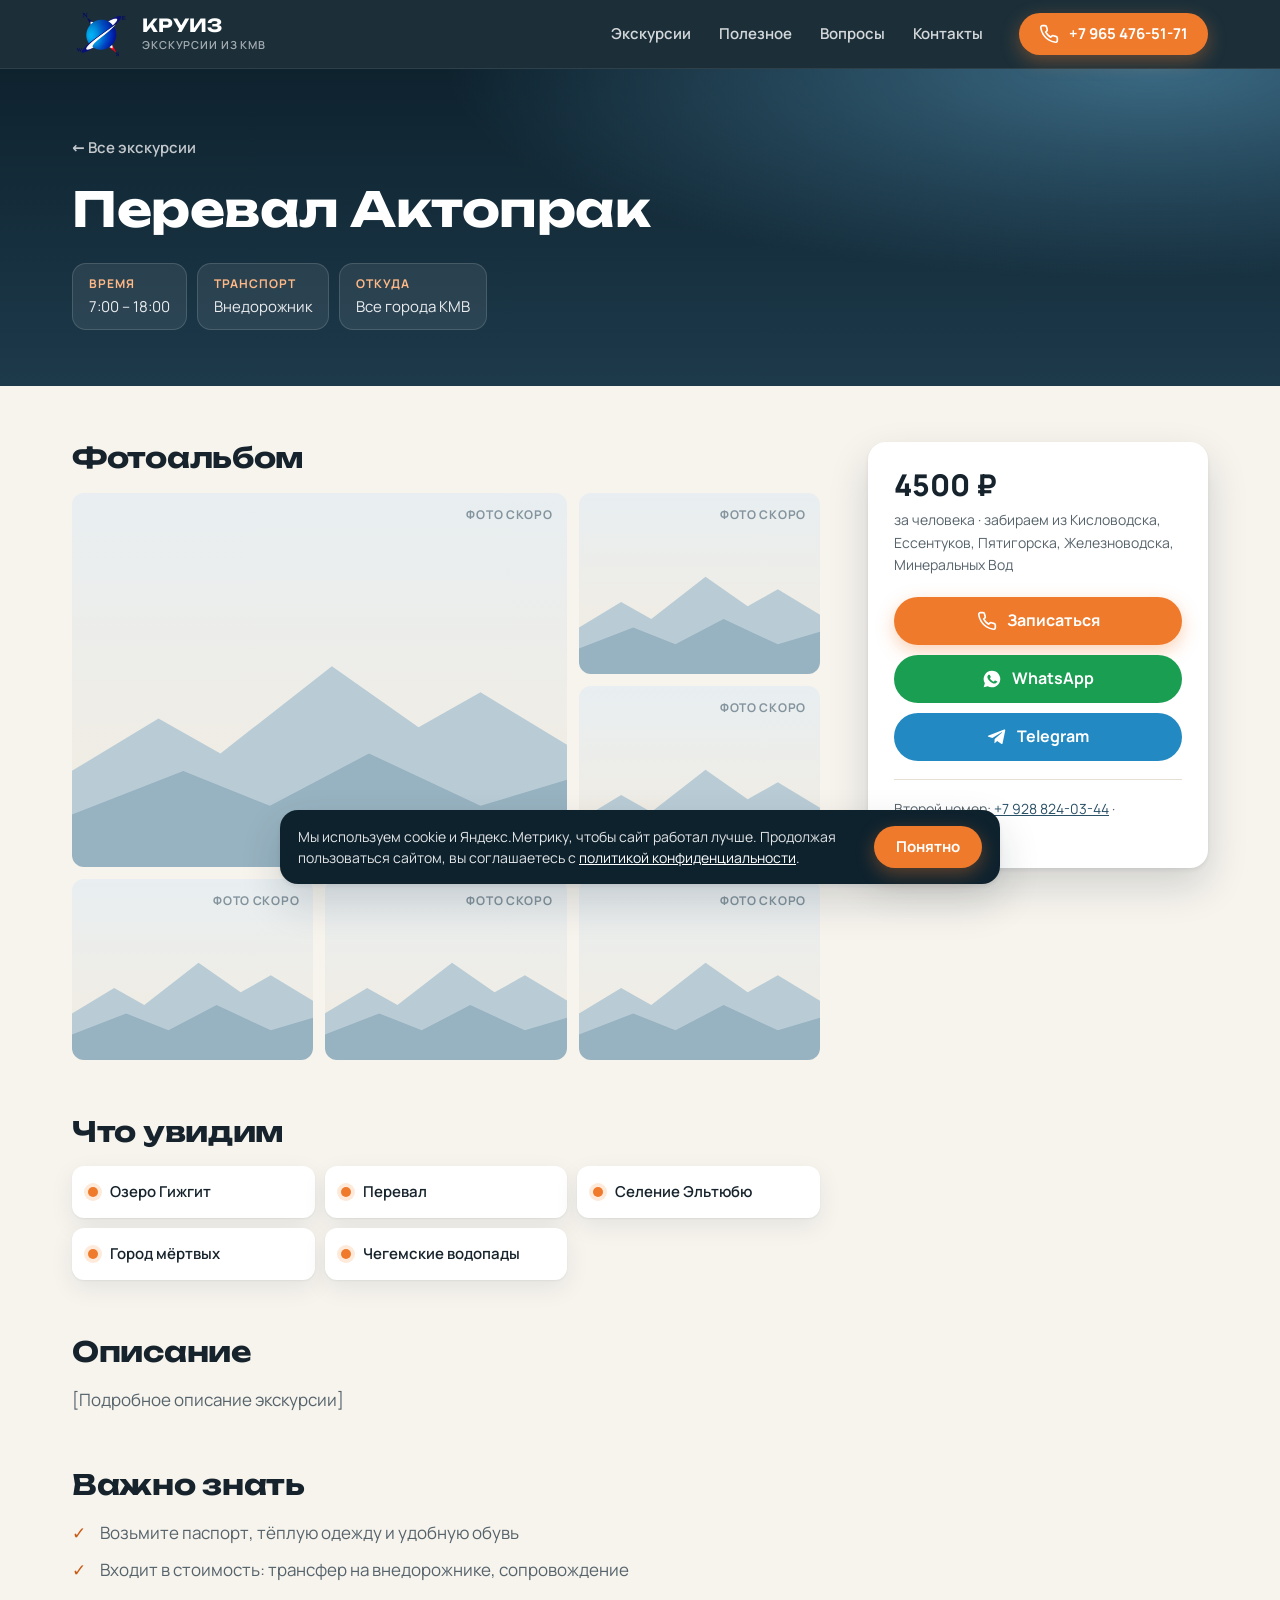
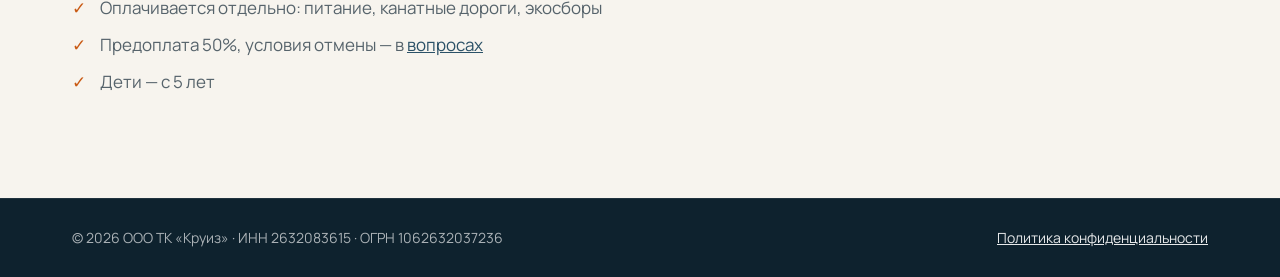
<file: tours/aktoprak.html>
<!doctype html>
<html lang="ru">
<head>
<meta charset="utf-8">
<meta http-equiv="Content-Security-Policy" content="default-src 'self'; script-src 'self' https://mc.yandex.ru https://mc.yandex.com https://yastatic.net; style-src 'self'; img-src 'self' data: https://mc.yandex.ru https://mc.yandex.com; font-src 'self'; connect-src 'self' https://mc.yandex.ru https://mc.yandex.com; frame-src blob: https://mc.yandex.ru https://mc.yandex.com; child-src blob: https://mc.yandex.ru https://mc.yandex.com; object-src 'none'; base-uri 'self'; form-action 'self'; upgrade-insecure-requests">
<meta name="referrer" content="strict-origin-when-cross-origin">
<meta name="viewport" content="width=device-width, initial-scale=1">
<meta name="theme-color" content="#0e222e">
<title>Перевал Актопрак — экскурсия из Кисловодска и КМВ | ТК «Круиз»</title>
<meta name="description" content="Перевал Актопрак: Озеро Гижгит, перевал, селение Эльтюбю, город мёртвых, Чегемские водопады.">
<link rel="preload" href="../fonts/unbounded-cyrillic-wght-normal.woff2" as="font" type="font/woff2" crossorigin>
<link rel="preload" href="../fonts/manrope-cyrillic-wght-normal.woff2" as="font" type="font/woff2" crossorigin>
<link rel="icon" type="image/png" href="../images/favicon.png?v=2">
<link rel="apple-touch-icon" href="../images/apple-touch-icon.png">
<link rel="stylesheet" href="../style.css">
</head>
<body>
<header class="site-header">
  <div class="wrap nav-bar">
    <a class="logo" href="../index.html"><img src="../images/logo.png?v=2" alt="" width="60" height="52"><span><b>КРУИЗ</b><small>Экскурсии из КМВ</small></span></a>
    <nav class="nav" aria-label="Основное меню"><a href="../index.html#tours">Экскурсии</a><a href="../index.html#info">Полезное</a><a href="../index.html#faq">Вопросы</a><a href="../index.html#contacts">Контакты</a></nav>
    <a class="btn btn-primary header-call" href="tel:+79654765171" aria-label="Позвонить"><svg viewBox="0 0 24 24" fill="none" stroke="currentColor" stroke-width="2" stroke-linecap="round" stroke-linejoin="round" aria-hidden="true"><path d="M22 16.9v3a2 2 0 0 1-2.2 2 19.8 19.8 0 0 1-8.6-3.1 19.5 19.5 0 0 1-6-6A19.8 19.8 0 0 1 2.1 4.2 2 2 0 0 1 4.1 2h3a2 2 0 0 1 2 1.7c.1.9.4 1.8.7 2.7a2 2 0 0 1-.5 2.1L8 9.8a16 16 0 0 0 6 6l1.3-1.3a2 2 0 0 1 2.1-.4c.9.3 1.8.6 2.7.7a2 2 0 0 1 1.7 2z"/></svg><span>+7 965 476-51-71</span></a>
  </div>
</header>

<main>
  <section class="tour-hero">
    <div class="wrap">
      <a class="back" href="../index.html#tours">← Все экскурсии</a>
      <h1>Перевал Актопрак</h1>
      <ul class="facts">
        <li><b>Время</b>7:00 – 18:00</li>
        <li><b>Транспорт</b>Внедорожник</li>
        <li><b>Откуда</b>Все города КМВ</li>
      </ul>
    </div>
  </section>

  <div class="wrap tour-layout">
    <div class="tour-main">
      <section>
        <h2>Фотоальбом</h2>
        <div class="gallery">
        <div class="ph">Фото скоро</div>
        <div class="ph">Фото скоро</div>
        <div class="ph">Фото скоро</div>
        <div class="ph">Фото скоро</div>
        <div class="ph">Фото скоро</div>
        <div class="ph">Фото скоро</div>
        </div>
      </section>
      <section>
        <h2>Что увидим</h2>
        <ul class="sights">
      <li>Озеро Гижгит</li>
      <li>Перевал</li>
      <li>Селение Эльтюбю</li>
      <li>Город мёртвых</li>
      <li>Чегемские водопады</li>
        </ul>
      </section>
      <section>
        <h2>Описание</h2>
        <p class="prose">[Подробное описание экскурсии]</p>
      </section>
      <section>
        <h2>Важно знать</h2>
        <ul class="checklist">
          <li>Возьмите паспорт, тёплую одежду и удобную обувь</li>
          <li>Входит в стоимость: трансфер на внедорожнике, сопровождение</li>
          <li>Оплачивается отдельно: питание, канатные дороги, экосборы</li>
          <li>Предоплата 50%, условия отмены — в <a href="../index.html#faq">вопросах</a></li>
          <li>Дети — с 5 лет</li>
        </ul>
      </section>
    </div>

    <aside class="book-card" aria-label="Запись на экскурсию">
      <div class="price-big">4500 ₽</div>
      <p>за человека · забираем из Кисловодска, Ессентуков, Пятигорска, Железноводска, Минеральных Вод</p>
      <a class="btn btn-primary" href="tel:+79654765171"><svg viewBox="0 0 24 24" fill="none" stroke="currentColor" stroke-width="2" stroke-linecap="round" stroke-linejoin="round" aria-hidden="true"><path d="M22 16.9v3a2 2 0 0 1-2.2 2 19.8 19.8 0 0 1-8.6-3.1 19.5 19.5 0 0 1-6-6A19.8 19.8 0 0 1 2.1 4.2 2 2 0 0 1 4.1 2h3a2 2 0 0 1 2 1.7c.1.9.4 1.8.7 2.7a2 2 0 0 1-.5 2.1L8 9.8a16 16 0 0 0 6 6l1.3-1.3a2 2 0 0 1 2.1-.4c.9.3 1.8.6 2.7.7a2 2 0 0 1 1.7 2z"/></svg>Записаться</a>
      <a class="btn btn-wa" href="https://wa.me/79654765171"><svg viewBox="0 0 24 24" fill="currentColor" aria-hidden="true"><path d="M12 2a10 10 0 0 0-8.6 15.1L2 22l5-1.3A10 10 0 1 0 12 2zm5.3 14.1c-.2.6-1.3 1.2-1.8 1.3-.5.1-1 .1-1.7-.1-.4-.1-.9-.3-1.5-.6a12 12 0 0 1-4.7-4.1c-.4-.5-1.1-1.6-1.1-3s.7-2.1 1-2.4c.3-.3.6-.4.8-.4h.6c.2 0 .4 0 .6.5l.9 2.1c.1.2.1.4 0 .5l-.3.5-.4.5c-.1.1-.3.3-.1.6.2.3.8 1.3 1.7 2.1 1.2 1 2.1 1.4 2.4 1.5.3.1.5.1.6-.1l.9-1c.2-.3.4-.2.6-.1l2 .9c.3.1.5.2.5.3.1.1.1.6-.1 1.2z"/></svg>WhatsApp</a>
      <a class="btn btn-tg" href="https://t.me/deniskruizkmv_ljeeptours"><svg viewBox="0 0 24 24" fill="currentColor" aria-hidden="true"><path d="M21.9 4.3 18.7 19.4c-.2 1-.9 1.3-1.7.8l-4.8-3.5-2.3 2.2c-.3.3-.5.5-1 .5l.3-4.9 8.9-8c.4-.3-.1-.5-.6-.2L6.5 13.2l-4.7-1.5c-1-.3-1-1 .2-1.5L20.5 3c.9-.3 1.6.2 1.4 1.3z"/></svg>Telegram</a>
      <p class="alt">Второй номер: <a href="tel:+79288240344">+7 928 824-03-44</a> · <a href="https://t.me/TK_Kruiz">@TK_Kruiz</a></p>
    </aside>
  </div>
</main>

<footer class="site-footer">
  <div class="wrap">
    <p>© 2026 ООО ТК «Круиз» · ИНН 2632083615 · ОГРН 1062632037236</p>
    <p><a href="../privacy.html">Политика конфиденциальности</a></p>
  </div>
</footer>
<script src="../site.js" data-root="../" defer></script>
<noscript><div><img class="ym-pixel" src="https://mc.yandex.ru/watch/113659866" alt=""></div></noscript>
</body>
</html>
</file>
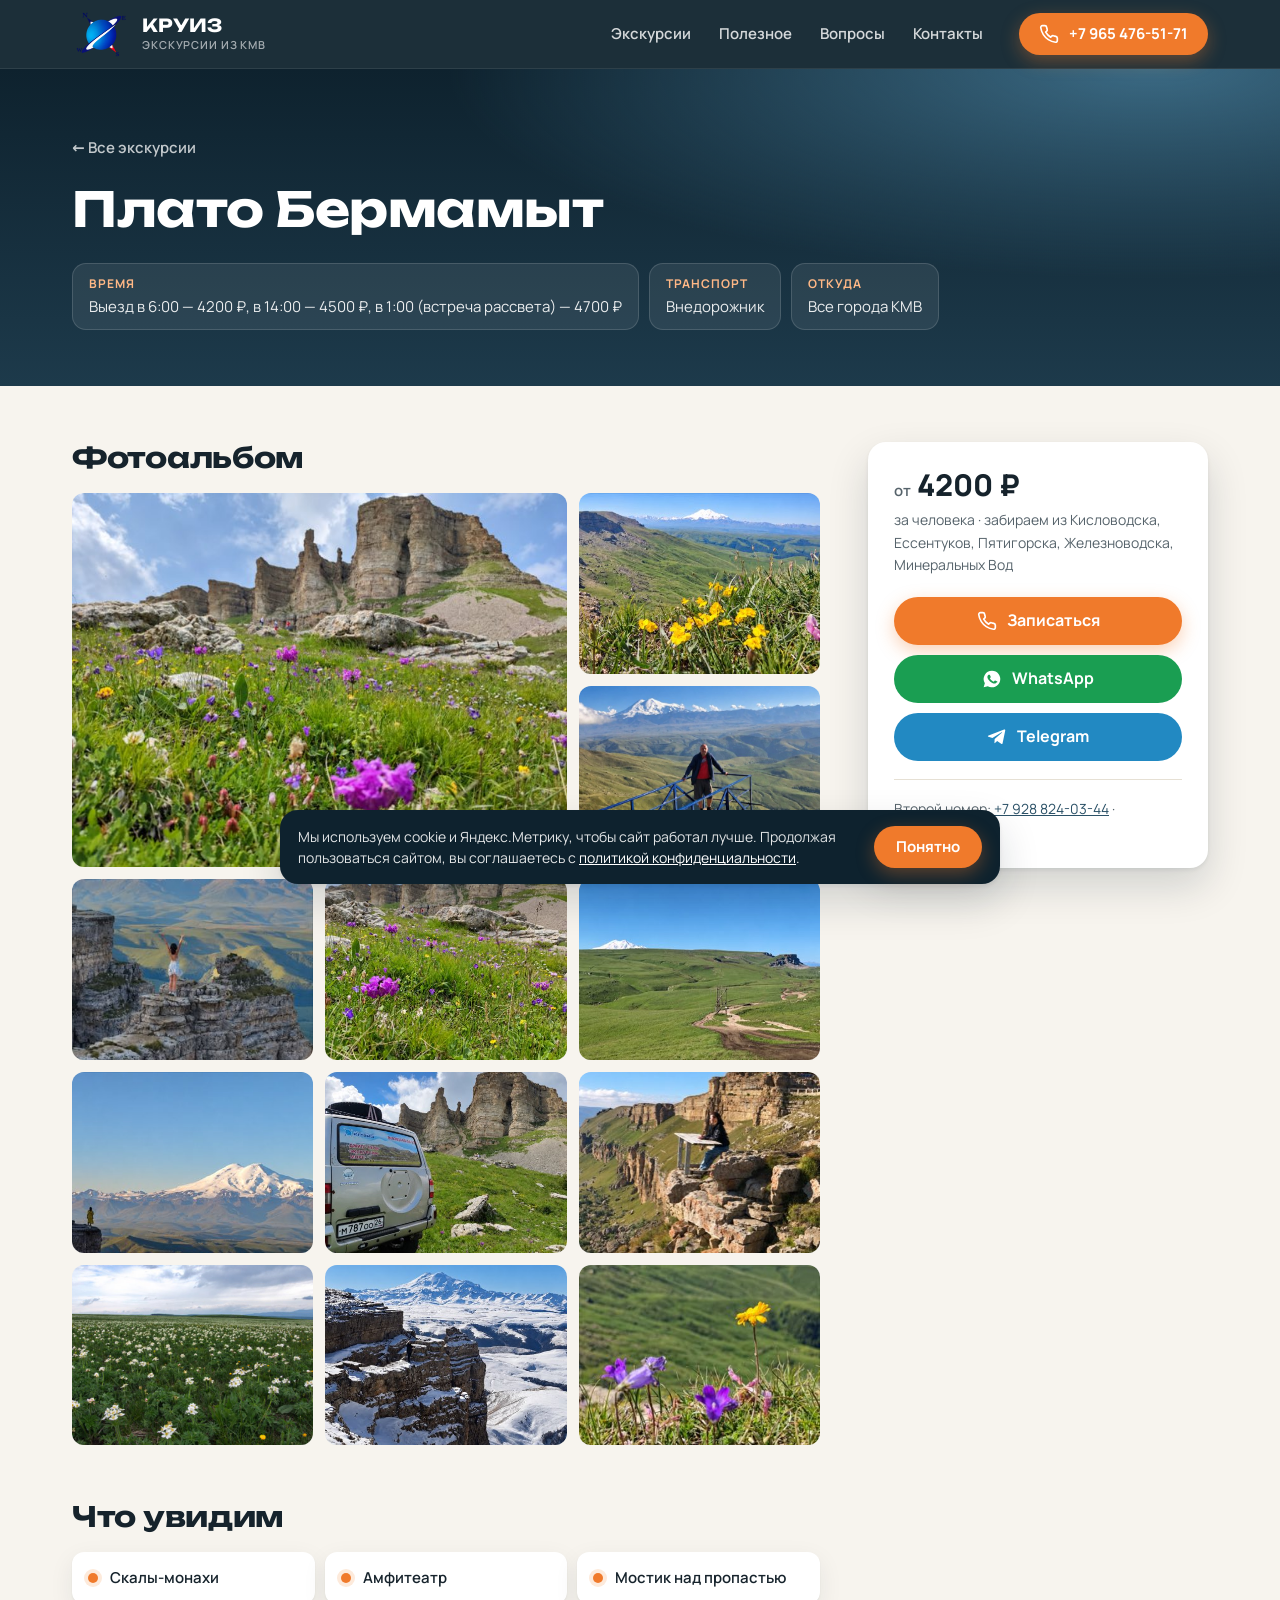
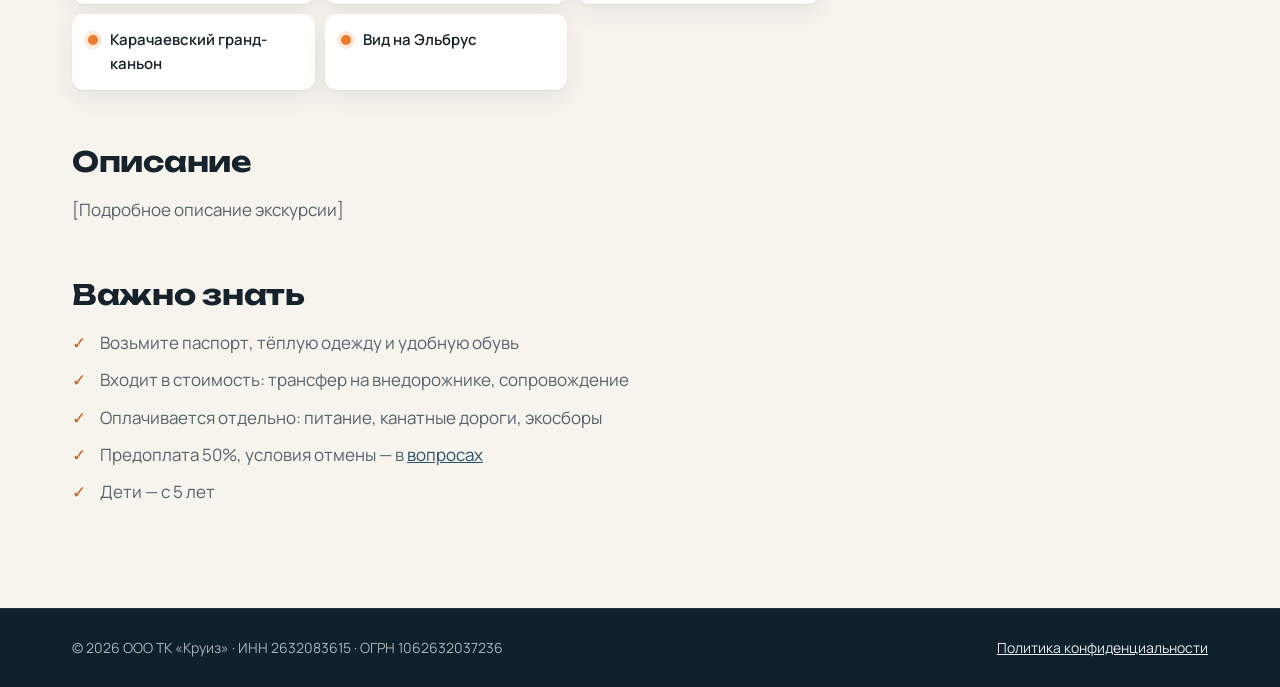
<file: tours/bermamyt.html>
<!doctype html>
<html lang="ru">
<head>
<meta charset="utf-8">
<meta http-equiv="Content-Security-Policy" content="default-src 'self'; script-src 'self' https://mc.yandex.ru https://mc.yandex.com https://yastatic.net; style-src 'self'; img-src 'self' data: https://mc.yandex.ru https://mc.yandex.com; font-src 'self'; connect-src 'self' https://mc.yandex.ru https://mc.yandex.com; frame-src blob: https://mc.yandex.ru https://mc.yandex.com; child-src blob: https://mc.yandex.ru https://mc.yandex.com; object-src 'none'; base-uri 'self'; form-action 'self'; upgrade-insecure-requests">
<meta name="referrer" content="strict-origin-when-cross-origin">
<meta name="viewport" content="width=device-width, initial-scale=1">
<meta name="theme-color" content="#0e222e">
<title>Плато Бермамыт — экскурсия из Кисловодска и КМВ | ТК «Круиз»</title>
<meta name="description" content="Плато Бермамыт: Скалы-монахи, амфитеатр, мостик над пропастью, Карачаевский гранд-каньон, вид на Эльбрус.">
<link rel="preload" href="../fonts/unbounded-cyrillic-wght-normal.woff2" as="font" type="font/woff2" crossorigin>
<link rel="preload" href="../fonts/manrope-cyrillic-wght-normal.woff2" as="font" type="font/woff2" crossorigin>
<link rel="icon" type="image/png" href="../images/favicon.png?v=2">
<link rel="apple-touch-icon" href="../images/apple-touch-icon.png">
<link rel="stylesheet" href="../style.css">
</head>
<body>
<header class="site-header">
  <div class="wrap nav-bar">
    <a class="logo" href="../index.html"><img src="../images/logo.png?v=2" alt="" width="60" height="52"><span><b>КРУИЗ</b><small>Экскурсии из КМВ</small></span></a>
    <nav class="nav" aria-label="Основное меню"><a href="../index.html#tours">Экскурсии</a><a href="../index.html#info">Полезное</a><a href="../index.html#faq">Вопросы</a><a href="../index.html#contacts">Контакты</a></nav>
    <a class="btn btn-primary header-call" href="tel:+79654765171" aria-label="Позвонить"><svg viewBox="0 0 24 24" fill="none" stroke="currentColor" stroke-width="2" stroke-linecap="round" stroke-linejoin="round" aria-hidden="true"><path d="M22 16.9v3a2 2 0 0 1-2.2 2 19.8 19.8 0 0 1-8.6-3.1 19.5 19.5 0 0 1-6-6A19.8 19.8 0 0 1 2.1 4.2 2 2 0 0 1 4.1 2h3a2 2 0 0 1 2 1.7c.1.9.4 1.8.7 2.7a2 2 0 0 1-.5 2.1L8 9.8a16 16 0 0 0 6 6l1.3-1.3a2 2 0 0 1 2.1-.4c.9.3 1.8.6 2.7.7a2 2 0 0 1 1.7 2z"/></svg><span>+7 965 476-51-71</span></a>
  </div>
</header>

<main>
  <section class="tour-hero">
    <div class="wrap">
      <a class="back" href="../index.html#tours">← Все экскурсии</a>
      <h1>Плато Бермамыт</h1>
      <ul class="facts">
        <li><b>Время</b>Выезд в 6:00 — 4200 ₽, в 14:00 — 4500 ₽, в 1:00 (встреча рассвета) — 4700 ₽</li>
        <li><b>Транспорт</b>Внедорожник</li>
        <li><b>Откуда</b>Все города КМВ</li>
      </ul>
    </div>
  </section>

  <div class="wrap tour-layout">
    <div class="tour-main">
      <section>
        <h2>Фотоальбом</h2>
        <div class="gallery">
          <a href="../images/bermamyt/1.jpg"><img src="../images/bermamyt/1-s.jpg" alt="Скалы-монахи на плато Бермамыт" width="640" height="480" loading="eager"></a>
          <a href="../images/bermamyt/2.jpg"><img src="../images/bermamyt/2-s.jpg" alt="Панорама плато Бермамыт с цветами" width="640" height="288" loading="lazy"></a>
          <a href="../images/bermamyt/3.jpg"><img src="../images/bermamyt/3-s.jpg" alt="Мостик над пропастью с видом на Эльбрус" width="640" height="476" loading="lazy"></a>
          <a href="../images/bermamyt/4.jpg"><img src="../images/bermamyt/4-s.jpg" alt="Вид на Эльбрус со скал Бермамыта" width="288" height="640" loading="lazy"></a>
          <a href="../images/bermamyt/5.jpg"><img src="../images/bermamyt/5-s.jpg" alt="Скальные останцы и горные цветы" width="480" height="640" loading="lazy"></a>
          <a href="../images/bermamyt/6.jpg"><img src="../images/bermamyt/6-s.jpg" alt="Зелёное плато с видом на Эльбрус" width="640" height="288" loading="lazy"></a>
          <a href="../images/bermamyt/7.jpg"><img src="../images/bermamyt/7-s.jpg" alt="Эльбрус на горизонте" width="640" height="288" loading="lazy"></a>
          <a href="../images/bermamyt/8.jpg"><img src="../images/bermamyt/8-s.jpg" alt="Внедорожник у скал на плато" width="480" height="640" loading="lazy"></a>
          <a href="../images/bermamyt/9.jpg"><img src="../images/bermamyt/9-s.jpg" alt="Столик на краю обрыва Бермамыта" width="360" height="640" loading="lazy"></a>
          <a href="../images/bermamyt/10.jpg"><img src="../images/bermamyt/10-s.jpg" alt="Поле цветов на плато" width="640" height="480" loading="lazy"></a>
          <a href="../images/bermamyt/11.jpg"><img src="../images/bermamyt/11-s.jpg" alt="Заснеженные скалы Бермамыта" width="480" height="640" loading="lazy"></a>
          <a href="../images/bermamyt/12.jpg"><img src="../images/bermamyt/12-s.jpg" alt="Горные цветы на фоне Эльбруса" width="288" height="640" loading="lazy"></a>
        </div>
      </section>
      <section>
        <h2>Что увидим</h2>
        <ul class="sights">
      <li>Скалы-монахи</li>
      <li>Амфитеатр</li>
      <li>Мостик над пропастью</li>
      <li>Карачаевский гранд-каньон</li>
      <li>Вид на Эльбрус</li>
        </ul>
      </section>
      <section>
        <h2>Описание</h2>
        <p class="prose">[Подробное описание экскурсии]</p>
      </section>
      <section>
        <h2>Важно знать</h2>
        <ul class="checklist">
          <li>Возьмите паспорт, тёплую одежду и удобную обувь</li>
          <li>Входит в стоимость: трансфер на внедорожнике, сопровождение</li>
          <li>Оплачивается отдельно: питание, канатные дороги, экосборы</li>
          <li>Предоплата 50%, условия отмены — в <a href="../index.html#faq">вопросах</a></li>
          <li>Дети — с 5 лет</li>
        </ul>
      </section>
    </div>

    <aside class="book-card" aria-label="Запись на экскурсию">
      <div class="price-big"><small>от</small> 4200 ₽</div>
      <p>за человека · забираем из Кисловодска, Ессентуков, Пятигорска, Железноводска, Минеральных Вод</p>
      <a class="btn btn-primary" href="tel:+79654765171"><svg viewBox="0 0 24 24" fill="none" stroke="currentColor" stroke-width="2" stroke-linecap="round" stroke-linejoin="round" aria-hidden="true"><path d="M22 16.9v3a2 2 0 0 1-2.2 2 19.8 19.8 0 0 1-8.6-3.1 19.5 19.5 0 0 1-6-6A19.8 19.8 0 0 1 2.1 4.2 2 2 0 0 1 4.1 2h3a2 2 0 0 1 2 1.7c.1.9.4 1.8.7 2.7a2 2 0 0 1-.5 2.1L8 9.8a16 16 0 0 0 6 6l1.3-1.3a2 2 0 0 1 2.1-.4c.9.3 1.8.6 2.7.7a2 2 0 0 1 1.7 2z"/></svg>Записаться</a>
      <a class="btn btn-wa" href="https://wa.me/79654765171"><svg viewBox="0 0 24 24" fill="currentColor" aria-hidden="true"><path d="M12 2a10 10 0 0 0-8.6 15.1L2 22l5-1.3A10 10 0 1 0 12 2zm5.3 14.1c-.2.6-1.3 1.2-1.8 1.3-.5.1-1 .1-1.7-.1-.4-.1-.9-.3-1.5-.6a12 12 0 0 1-4.7-4.1c-.4-.5-1.1-1.6-1.1-3s.7-2.1 1-2.4c.3-.3.6-.4.8-.4h.6c.2 0 .4 0 .6.5l.9 2.1c.1.2.1.4 0 .5l-.3.5-.4.5c-.1.1-.3.3-.1.6.2.3.8 1.3 1.7 2.1 1.2 1 2.1 1.4 2.4 1.5.3.1.5.1.6-.1l.9-1c.2-.3.4-.2.6-.1l2 .9c.3.1.5.2.5.3.1.1.1.6-.1 1.2z"/></svg>WhatsApp</a>
      <a class="btn btn-tg" href="https://t.me/deniskruizkmv_ljeeptours"><svg viewBox="0 0 24 24" fill="currentColor" aria-hidden="true"><path d="M21.9 4.3 18.7 19.4c-.2 1-.9 1.3-1.7.8l-4.8-3.5-2.3 2.2c-.3.3-.5.5-1 .5l.3-4.9 8.9-8c.4-.3-.1-.5-.6-.2L6.5 13.2l-4.7-1.5c-1-.3-1-1 .2-1.5L20.5 3c.9-.3 1.6.2 1.4 1.3z"/></svg>Telegram</a>
      <p class="alt">Второй номер: <a href="tel:+79288240344">+7 928 824-03-44</a> · <a href="https://t.me/TK_Kruiz">@TK_Kruiz</a></p>
    </aside>
  </div>
</main>

<footer class="site-footer">
  <div class="wrap">
    <p>© 2026 ООО ТК «Круиз» · ИНН 2632083615 · ОГРН 1062632037236</p>
    <p><a href="../privacy.html">Политика конфиденциальности</a></p>
  </div>
</footer>
<script src="../gallery.js" defer></script>
<script src="../site.js" data-root="../" defer></script>
<noscript><div><img class="ym-pixel" src="https://mc.yandex.ru/watch/113659866" alt=""></div></noscript>
</body>
</html>
</file>
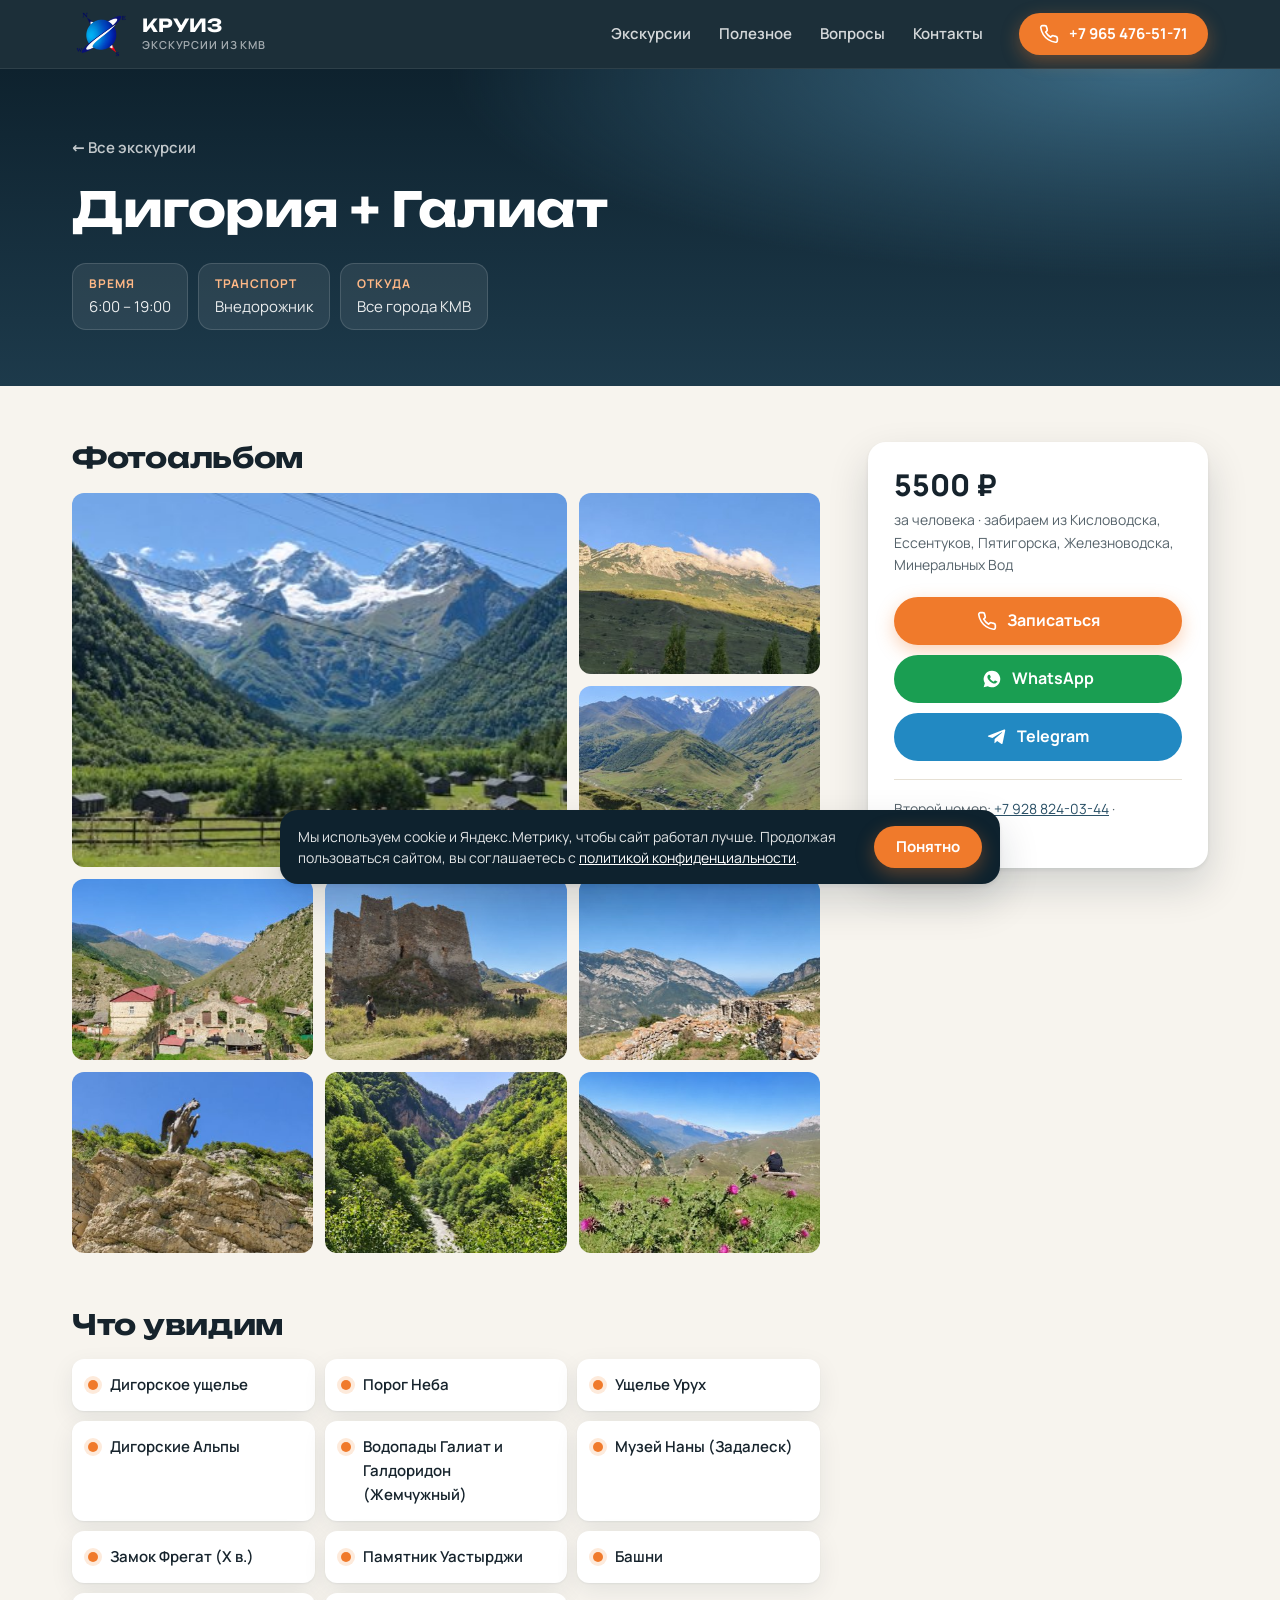
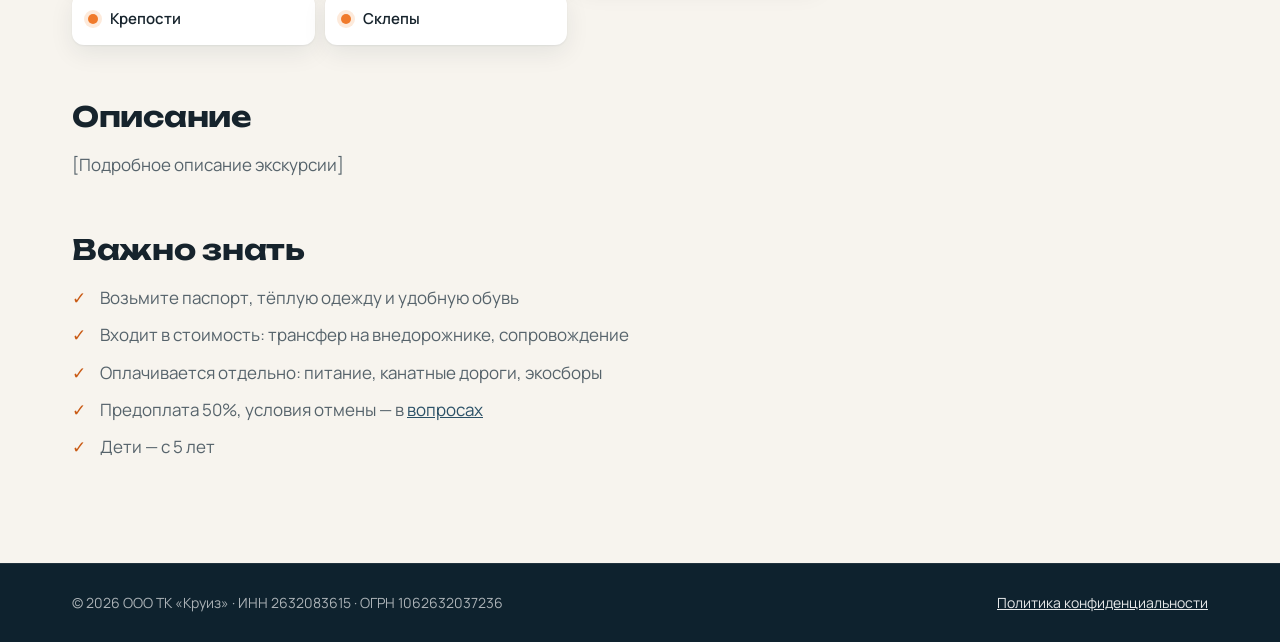
<file: tours/digoria.html>
<!doctype html>
<html lang="ru">
<head>
<meta charset="utf-8">
<meta http-equiv="Content-Security-Policy" content="default-src 'self'; script-src 'self' https://mc.yandex.ru https://mc.yandex.com https://yastatic.net; style-src 'self'; img-src 'self' data: https://mc.yandex.ru https://mc.yandex.com; font-src 'self'; connect-src 'self' https://mc.yandex.ru https://mc.yandex.com; frame-src blob: https://mc.yandex.ru https://mc.yandex.com; child-src blob: https://mc.yandex.ru https://mc.yandex.com; object-src 'none'; base-uri 'self'; form-action 'self'; upgrade-insecure-requests">
<meta name="referrer" content="strict-origin-when-cross-origin">
<meta name="viewport" content="width=device-width, initial-scale=1">
<meta name="theme-color" content="#0e222e">
<title>Дигория + Галиат — экскурсия из Кисловодска и КМВ | ТК «Круиз»</title>
<meta name="description" content="Дигория + Галиат: Дигорское ущелье, Порог Неба, ущелье Урух, Дигорские Альпы, водопады Галиат и Галдоридон (Жемчужный), музей Наны (Задалеск), замок Фрегат (X в.), памятник Уастырджи, башни, крепости, склепы.">
<link rel="preload" href="../fonts/unbounded-cyrillic-wght-normal.woff2" as="font" type="font/woff2" crossorigin>
<link rel="preload" href="../fonts/manrope-cyrillic-wght-normal.woff2" as="font" type="font/woff2" crossorigin>
<link rel="icon" type="image/png" href="../images/favicon.png?v=2">
<link rel="apple-touch-icon" href="../images/apple-touch-icon.png">
<link rel="stylesheet" href="../style.css">
</head>
<body>
<header class="site-header">
  <div class="wrap nav-bar">
    <a class="logo" href="../index.html"><img src="../images/logo.png?v=2" alt="" width="60" height="52"><span><b>КРУИЗ</b><small>Экскурсии из КМВ</small></span></a>
    <nav class="nav" aria-label="Основное меню"><a href="../index.html#tours">Экскурсии</a><a href="../index.html#info">Полезное</a><a href="../index.html#faq">Вопросы</a><a href="../index.html#contacts">Контакты</a></nav>
    <a class="btn btn-primary header-call" href="tel:+79654765171" aria-label="Позвонить"><svg viewBox="0 0 24 24" fill="none" stroke="currentColor" stroke-width="2" stroke-linecap="round" stroke-linejoin="round" aria-hidden="true"><path d="M22 16.9v3a2 2 0 0 1-2.2 2 19.8 19.8 0 0 1-8.6-3.1 19.5 19.5 0 0 1-6-6A19.8 19.8 0 0 1 2.1 4.2 2 2 0 0 1 4.1 2h3a2 2 0 0 1 2 1.7c.1.9.4 1.8.7 2.7a2 2 0 0 1-.5 2.1L8 9.8a16 16 0 0 0 6 6l1.3-1.3a2 2 0 0 1 2.1-.4c.9.3 1.8.6 2.7.7a2 2 0 0 1 1.7 2z"/></svg><span>+7 965 476-51-71</span></a>
  </div>
</header>

<main>
  <section class="tour-hero">
    <div class="wrap">
      <a class="back" href="../index.html#tours">← Все экскурсии</a>
      <h1>Дигория + Галиат</h1>
      <ul class="facts">
        <li><b>Время</b>6:00 – 19:00</li>
        <li><b>Транспорт</b>Внедорожник</li>
        <li><b>Откуда</b>Все города КМВ</li>
      </ul>
    </div>
  </section>

  <div class="wrap tour-layout">
    <div class="tour-main">
      <section>
        <h2>Фотоальбом</h2>
        <div class="gallery">
          <a href="../images/digoria/1.jpg"><img src="../images/digoria/1-s.jpg" alt="Снежные вершины Дигории и долина с лошадьми" width="360" height="640" loading="eager"></a>
          <a href="../images/digoria/2.jpg"><img src="../images/digoria/2-s.jpg" alt="Указатель «Дигория» на фоне гор" width="360" height="640" loading="lazy"></a>
          <a href="../images/digoria/3.jpg"><img src="../images/digoria/3-s.jpg" alt="Долина с селом и рекой в Дигорском ущелье" width="360" height="640" loading="lazy"></a>
          <a href="../images/digoria/4.jpg"><img src="../images/digoria/4-s.jpg" alt="Старинные каменные постройки в горном селе" width="360" height="640" loading="lazy"></a>
          <a href="../images/digoria/5.jpg"><img src="../images/digoria/5-s.jpg" alt="Древняя башня на склоне в Дигории" width="359" height="640" loading="lazy"></a>
          <a href="../images/digoria/6.jpg"><img src="../images/digoria/6-s.jpg" alt="Каменные стены древнего поселения" width="359" height="640" loading="lazy"></a>
          <a href="../images/digoria/7.jpg"><img src="../images/digoria/7-s.jpg" alt="Скульптура крылатого коня на скале" width="360" height="640" loading="lazy"></a>
          <a href="../images/digoria/8.jpg"><img src="../images/digoria/8-s.jpg" alt="Зелёное ущелье с горной рекой" width="360" height="640" loading="lazy"></a>
          <a href="../images/digoria/9.jpg"><img src="../images/digoria/9-s.jpg" alt="Горные цветы и вид на хребет" width="360" height="640" loading="lazy"></a>
        </div>
      </section>
      <section>
        <h2>Что увидим</h2>
        <ul class="sights">
      <li>Дигорское ущелье</li>
      <li>Порог Неба</li>
      <li>Ущелье Урух</li>
      <li>Дигорские Альпы</li>
      <li>Водопады Галиат и Галдоридон (Жемчужный)</li>
      <li>Музей Наны (Задалеск)</li>
      <li>Замок Фрегат (X в.)</li>
      <li>Памятник Уастырджи</li>
      <li>Башни</li>
      <li>Крепости</li>
      <li>Склепы</li>
        </ul>
      </section>
      <section>
        <h2>Описание</h2>
        <p class="prose">[Подробное описание экскурсии]</p>
      </section>
      <section>
        <h2>Важно знать</h2>
        <ul class="checklist">
          <li>Возьмите паспорт, тёплую одежду и удобную обувь</li>
          <li>Входит в стоимость: трансфер на внедорожнике, сопровождение</li>
          <li>Оплачивается отдельно: питание, канатные дороги, экосборы</li>
          <li>Предоплата 50%, условия отмены — в <a href="../index.html#faq">вопросах</a></li>
          <li>Дети — с 5 лет</li>
        </ul>
      </section>
    </div>

    <aside class="book-card" aria-label="Запись на экскурсию">
      <div class="price-big">5500 ₽</div>
      <p>за человека · забираем из Кисловодска, Ессентуков, Пятигорска, Железноводска, Минеральных Вод</p>
      <a class="btn btn-primary" href="tel:+79654765171"><svg viewBox="0 0 24 24" fill="none" stroke="currentColor" stroke-width="2" stroke-linecap="round" stroke-linejoin="round" aria-hidden="true"><path d="M22 16.9v3a2 2 0 0 1-2.2 2 19.8 19.8 0 0 1-8.6-3.1 19.5 19.5 0 0 1-6-6A19.8 19.8 0 0 1 2.1 4.2 2 2 0 0 1 4.1 2h3a2 2 0 0 1 2 1.7c.1.9.4 1.8.7 2.7a2 2 0 0 1-.5 2.1L8 9.8a16 16 0 0 0 6 6l1.3-1.3a2 2 0 0 1 2.1-.4c.9.3 1.8.6 2.7.7a2 2 0 0 1 1.7 2z"/></svg>Записаться</a>
      <a class="btn btn-wa" href="https://wa.me/79654765171"><svg viewBox="0 0 24 24" fill="currentColor" aria-hidden="true"><path d="M12 2a10 10 0 0 0-8.6 15.1L2 22l5-1.3A10 10 0 1 0 12 2zm5.3 14.1c-.2.6-1.3 1.2-1.8 1.3-.5.1-1 .1-1.7-.1-.4-.1-.9-.3-1.5-.6a12 12 0 0 1-4.7-4.1c-.4-.5-1.1-1.6-1.1-3s.7-2.1 1-2.4c.3-.3.6-.4.8-.4h.6c.2 0 .4 0 .6.5l.9 2.1c.1.2.1.4 0 .5l-.3.5-.4.5c-.1.1-.3.3-.1.6.2.3.8 1.3 1.7 2.1 1.2 1 2.1 1.4 2.4 1.5.3.1.5.1.6-.1l.9-1c.2-.3.4-.2.6-.1l2 .9c.3.1.5.2.5.3.1.1.1.6-.1 1.2z"/></svg>WhatsApp</a>
      <a class="btn btn-tg" href="https://t.me/deniskruizkmv_ljeeptours"><svg viewBox="0 0 24 24" fill="currentColor" aria-hidden="true"><path d="M21.9 4.3 18.7 19.4c-.2 1-.9 1.3-1.7.8l-4.8-3.5-2.3 2.2c-.3.3-.5.5-1 .5l.3-4.9 8.9-8c.4-.3-.1-.5-.6-.2L6.5 13.2l-4.7-1.5c-1-.3-1-1 .2-1.5L20.5 3c.9-.3 1.6.2 1.4 1.3z"/></svg>Telegram</a>
      <p class="alt">Второй номер: <a href="tel:+79288240344">+7 928 824-03-44</a> · <a href="https://t.me/TK_Kruiz">@TK_Kruiz</a></p>
    </aside>
  </div>
</main>

<footer class="site-footer">
  <div class="wrap">
    <p>© 2026 ООО ТК «Круиз» · ИНН 2632083615 · ОГРН 1062632037236</p>
    <p><a href="../privacy.html">Политика конфиденциальности</a></p>
  </div>
</footer>
<script src="../site.js" data-root="../" defer></script>
<noscript><div><img class="ym-pixel" src="https://mc.yandex.ru/watch/113659866" alt=""></div></noscript>
<script src="../gallery.js" defer></script>
</body>
</html>
</file>
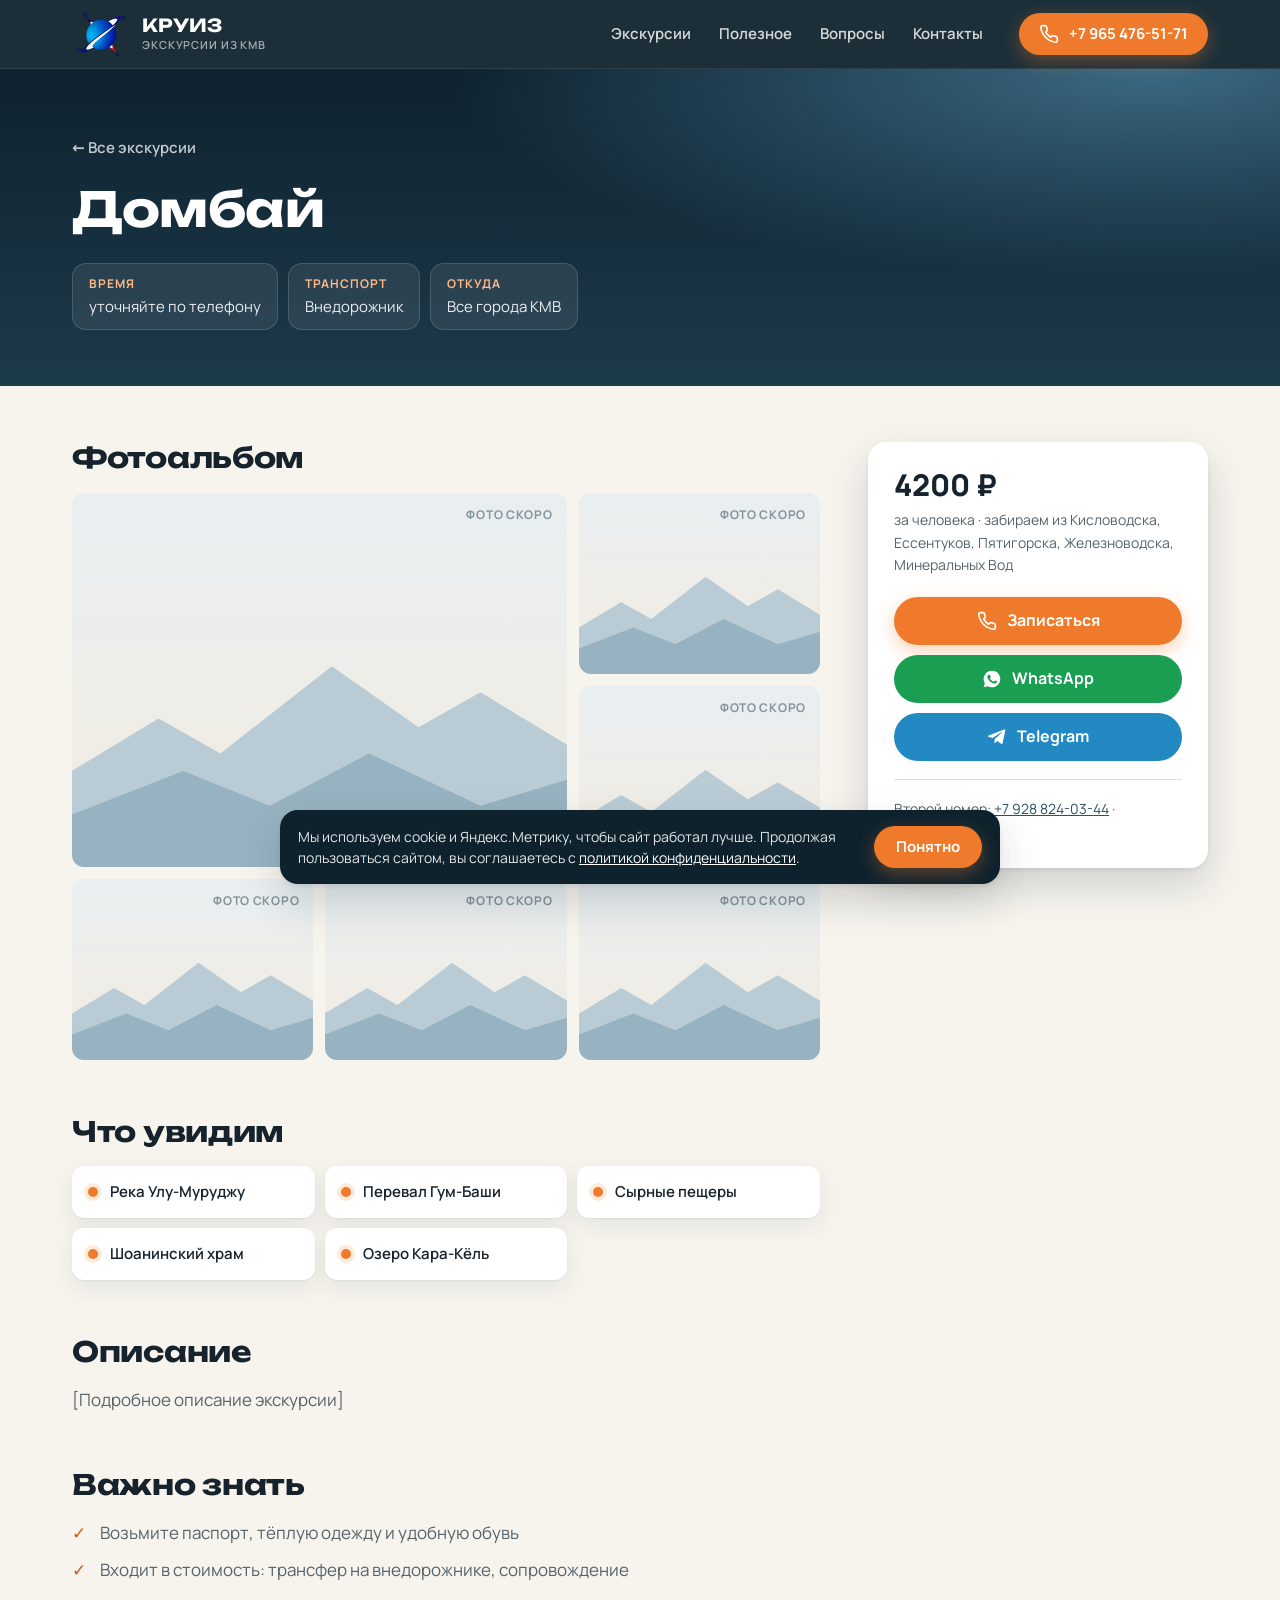
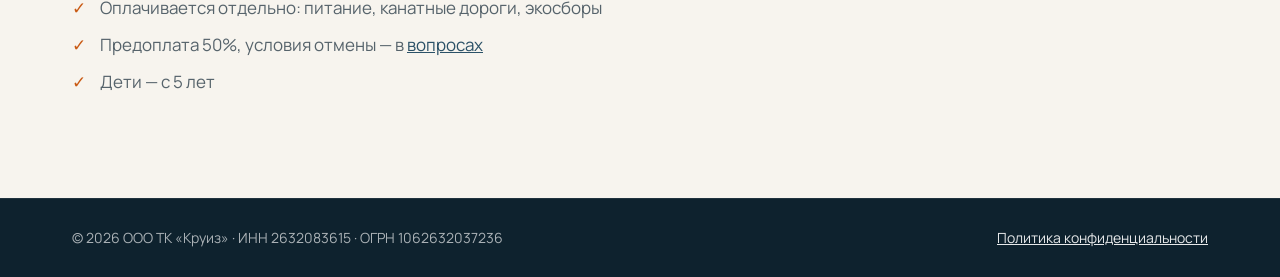
<file: tours/dombay.html>
<!doctype html>
<html lang="ru">
<head>
<meta charset="utf-8">
<meta http-equiv="Content-Security-Policy" content="default-src 'self'; script-src 'self' https://mc.yandex.ru https://mc.yandex.com https://yastatic.net; style-src 'self'; img-src 'self' data: https://mc.yandex.ru https://mc.yandex.com; font-src 'self'; connect-src 'self' https://mc.yandex.ru https://mc.yandex.com; frame-src blob: https://mc.yandex.ru https://mc.yandex.com; child-src blob: https://mc.yandex.ru https://mc.yandex.com; object-src 'none'; base-uri 'self'; form-action 'self'; upgrade-insecure-requests">
<meta name="referrer" content="strict-origin-when-cross-origin">
<meta name="viewport" content="width=device-width, initial-scale=1">
<meta name="theme-color" content="#0e222e">
<title>Домбай — экскурсия из Кисловодска и КМВ | ТК «Круиз»</title>
<meta name="description" content="Домбай: Река Улу-Муруджу, перевал Гум-Баши, Сырные пещеры, Шоанинский храм, озеро Кара-Кёль.">
<link rel="preload" href="../fonts/unbounded-cyrillic-wght-normal.woff2" as="font" type="font/woff2" crossorigin>
<link rel="preload" href="../fonts/manrope-cyrillic-wght-normal.woff2" as="font" type="font/woff2" crossorigin>
<link rel="icon" type="image/png" href="../images/favicon.png?v=2">
<link rel="apple-touch-icon" href="../images/apple-touch-icon.png">
<link rel="stylesheet" href="../style.css">
</head>
<body>
<header class="site-header">
  <div class="wrap nav-bar">
    <a class="logo" href="../index.html"><img src="../images/logo.png?v=2" alt="" width="60" height="52"><span><b>КРУИЗ</b><small>Экскурсии из КМВ</small></span></a>
    <nav class="nav" aria-label="Основное меню"><a href="../index.html#tours">Экскурсии</a><a href="../index.html#info">Полезное</a><a href="../index.html#faq">Вопросы</a><a href="../index.html#contacts">Контакты</a></nav>
    <a class="btn btn-primary header-call" href="tel:+79654765171" aria-label="Позвонить"><svg viewBox="0 0 24 24" fill="none" stroke="currentColor" stroke-width="2" stroke-linecap="round" stroke-linejoin="round" aria-hidden="true"><path d="M22 16.9v3a2 2 0 0 1-2.2 2 19.8 19.8 0 0 1-8.6-3.1 19.5 19.5 0 0 1-6-6A19.8 19.8 0 0 1 2.1 4.2 2 2 0 0 1 4.1 2h3a2 2 0 0 1 2 1.7c.1.9.4 1.8.7 2.7a2 2 0 0 1-.5 2.1L8 9.8a16 16 0 0 0 6 6l1.3-1.3a2 2 0 0 1 2.1-.4c.9.3 1.8.6 2.7.7a2 2 0 0 1 1.7 2z"/></svg><span>+7 965 476-51-71</span></a>
  </div>
</header>

<main>
  <section class="tour-hero">
    <div class="wrap">
      <a class="back" href="../index.html#tours">← Все экскурсии</a>
      <h1>Домбай</h1>
      <ul class="facts">
        <li><b>Время</b>уточняйте по телефону</li>
        <li><b>Транспорт</b>Внедорожник</li>
        <li><b>Откуда</b>Все города КМВ</li>
      </ul>
    </div>
  </section>

  <div class="wrap tour-layout">
    <div class="tour-main">
      <section>
        <h2>Фотоальбом</h2>
        <div class="gallery">
        <div class="ph">Фото скоро</div>
        <div class="ph">Фото скоро</div>
        <div class="ph">Фото скоро</div>
        <div class="ph">Фото скоро</div>
        <div class="ph">Фото скоро</div>
        <div class="ph">Фото скоро</div>
        </div>
      </section>
      <section>
        <h2>Что увидим</h2>
        <ul class="sights">
      <li>Река Улу-Муруджу</li>
      <li>Перевал Гум-Баши</li>
      <li>Сырные пещеры</li>
      <li>Шоанинский храм</li>
      <li>Озеро Кара-Кёль</li>
        </ul>
      </section>
      <section>
        <h2>Описание</h2>
        <p class="prose">[Подробное описание экскурсии]</p>
      </section>
      <section>
        <h2>Важно знать</h2>
        <ul class="checklist">
          <li>Возьмите паспорт, тёплую одежду и удобную обувь</li>
          <li>Входит в стоимость: трансфер на внедорожнике, сопровождение</li>
          <li>Оплачивается отдельно: питание, канатные дороги, экосборы</li>
          <li>Предоплата 50%, условия отмены — в <a href="../index.html#faq">вопросах</a></li>
          <li>Дети — с 5 лет</li>
        </ul>
      </section>
    </div>

    <aside class="book-card" aria-label="Запись на экскурсию">
      <div class="price-big">4200 ₽</div>
      <p>за человека · забираем из Кисловодска, Ессентуков, Пятигорска, Железноводска, Минеральных Вод</p>
      <a class="btn btn-primary" href="tel:+79654765171"><svg viewBox="0 0 24 24" fill="none" stroke="currentColor" stroke-width="2" stroke-linecap="round" stroke-linejoin="round" aria-hidden="true"><path d="M22 16.9v3a2 2 0 0 1-2.2 2 19.8 19.8 0 0 1-8.6-3.1 19.5 19.5 0 0 1-6-6A19.8 19.8 0 0 1 2.1 4.2 2 2 0 0 1 4.1 2h3a2 2 0 0 1 2 1.7c.1.9.4 1.8.7 2.7a2 2 0 0 1-.5 2.1L8 9.8a16 16 0 0 0 6 6l1.3-1.3a2 2 0 0 1 2.1-.4c.9.3 1.8.6 2.7.7a2 2 0 0 1 1.7 2z"/></svg>Записаться</a>
      <a class="btn btn-wa" href="https://wa.me/79654765171"><svg viewBox="0 0 24 24" fill="currentColor" aria-hidden="true"><path d="M12 2a10 10 0 0 0-8.6 15.1L2 22l5-1.3A10 10 0 1 0 12 2zm5.3 14.1c-.2.6-1.3 1.2-1.8 1.3-.5.1-1 .1-1.7-.1-.4-.1-.9-.3-1.5-.6a12 12 0 0 1-4.7-4.1c-.4-.5-1.1-1.6-1.1-3s.7-2.1 1-2.4c.3-.3.6-.4.8-.4h.6c.2 0 .4 0 .6.5l.9 2.1c.1.2.1.4 0 .5l-.3.5-.4.5c-.1.1-.3.3-.1.6.2.3.8 1.3 1.7 2.1 1.2 1 2.1 1.4 2.4 1.5.3.1.5.1.6-.1l.9-1c.2-.3.4-.2.6-.1l2 .9c.3.1.5.2.5.3.1.1.1.6-.1 1.2z"/></svg>WhatsApp</a>
      <a class="btn btn-tg" href="https://t.me/deniskruizkmv_ljeeptours"><svg viewBox="0 0 24 24" fill="currentColor" aria-hidden="true"><path d="M21.9 4.3 18.7 19.4c-.2 1-.9 1.3-1.7.8l-4.8-3.5-2.3 2.2c-.3.3-.5.5-1 .5l.3-4.9 8.9-8c.4-.3-.1-.5-.6-.2L6.5 13.2l-4.7-1.5c-1-.3-1-1 .2-1.5L20.5 3c.9-.3 1.6.2 1.4 1.3z"/></svg>Telegram</a>
      <p class="alt">Второй номер: <a href="tel:+79288240344">+7 928 824-03-44</a> · <a href="https://t.me/TK_Kruiz">@TK_Kruiz</a></p>
    </aside>
  </div>
</main>

<footer class="site-footer">
  <div class="wrap">
    <p>© 2026 ООО ТК «Круиз» · ИНН 2632083615 · ОГРН 1062632037236</p>
    <p><a href="../privacy.html">Политика конфиденциальности</a></p>
  </div>
</footer>
<script src="../site.js" data-root="../" defer></script>
<noscript><div><img class="ym-pixel" src="https://mc.yandex.ru/watch/113659866" alt=""></div></noscript>
</body>
</html>
</file>
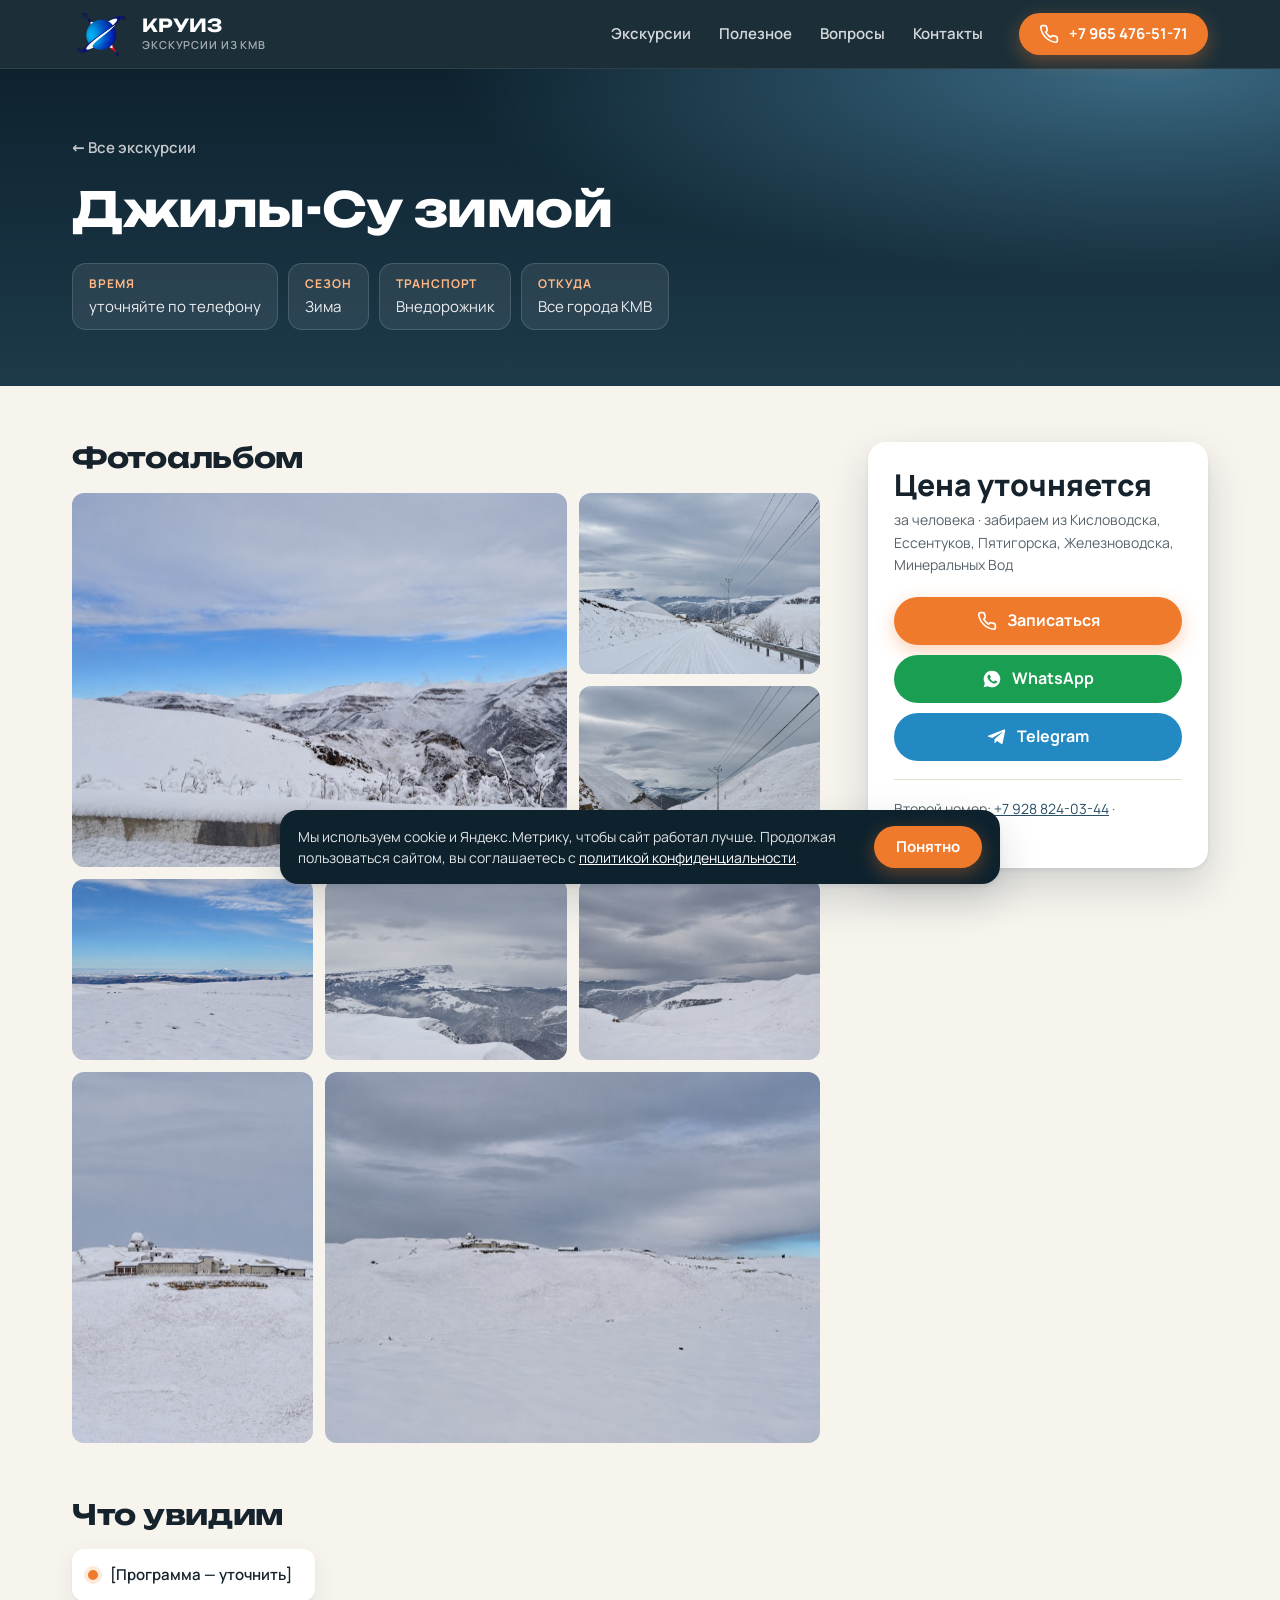
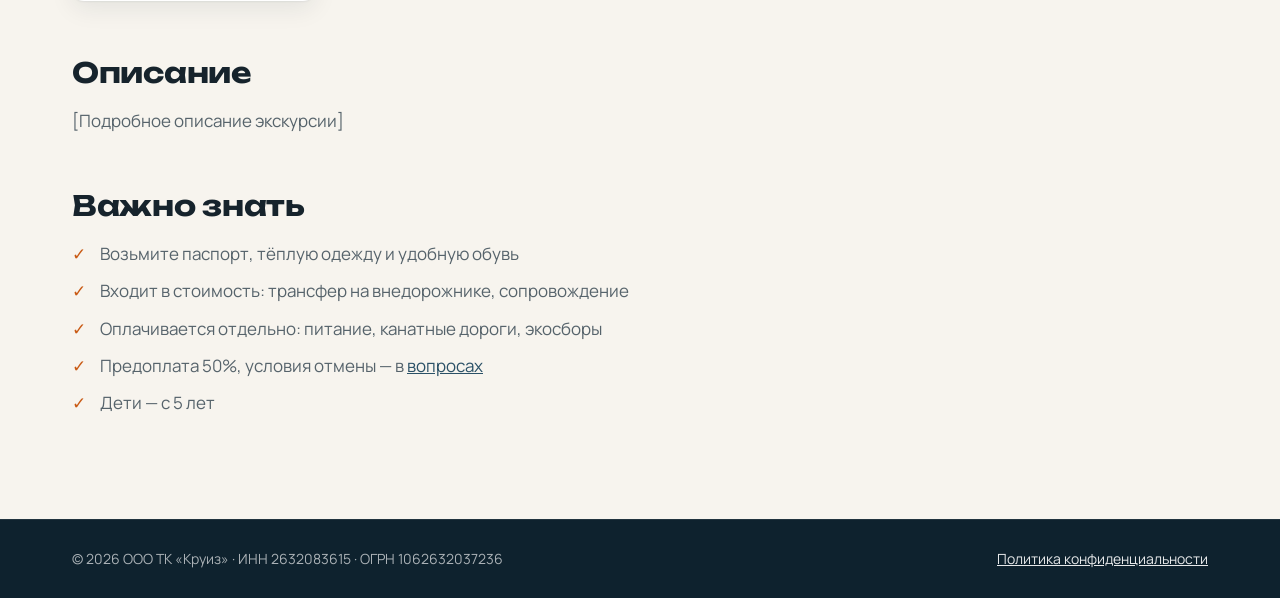
<file: tours/dzhily-su-zima.html>
<!doctype html>
<html lang="ru">
<head>
<meta charset="utf-8">
<meta http-equiv="Content-Security-Policy" content="default-src 'self'; script-src 'self' https://mc.yandex.ru https://mc.yandex.com https://yastatic.net; style-src 'self'; img-src 'self' data: https://mc.yandex.ru https://mc.yandex.com; font-src 'self'; connect-src 'self' https://mc.yandex.ru https://mc.yandex.com; frame-src blob: https://mc.yandex.ru https://mc.yandex.com; child-src blob: https://mc.yandex.ru https://mc.yandex.com; object-src 'none'; base-uri 'self'; form-action 'self'; upgrade-insecure-requests">
<meta name="referrer" content="strict-origin-when-cross-origin">
<meta name="viewport" content="width=device-width, initial-scale=1">
<meta name="theme-color" content="#0e222e">
<title>Джилы-Су зимой — экскурсия из Кисловодска и КМВ | ТК «Круиз»</title>
<meta name="description" content="Джилы-Су зимой: зимняя дорога через заснеженные плато, виды на Эльбрус. Экскурсия на внедорожнике из Кисловодска и городов КМВ.">
<link rel="preload" href="../fonts/unbounded-cyrillic-wght-normal.woff2" as="font" type="font/woff2" crossorigin>
<link rel="preload" href="../fonts/manrope-cyrillic-wght-normal.woff2" as="font" type="font/woff2" crossorigin>
<link rel="icon" type="image/png" href="../images/favicon.png?v=2">
<link rel="apple-touch-icon" href="../images/apple-touch-icon.png">
<link rel="stylesheet" href="../style.css">
</head>
<body>
<header class="site-header">
  <div class="wrap nav-bar">
    <a class="logo" href="../index.html"><img src="../images/logo.png?v=2" alt="" width="60" height="52"><span><b>КРУИЗ</b><small>Экскурсии из КМВ</small></span></a>
    <nav class="nav" aria-label="Основное меню"><a href="../index.html#tours">Экскурсии</a><a href="../index.html#info">Полезное</a><a href="../index.html#faq">Вопросы</a><a href="../index.html#contacts">Контакты</a></nav>
    <a class="btn btn-primary header-call" href="tel:+79654765171" aria-label="Позвонить"><svg viewBox="0 0 24 24" fill="none" stroke="currentColor" stroke-width="2" stroke-linecap="round" stroke-linejoin="round" aria-hidden="true"><path d="M22 16.9v3a2 2 0 0 1-2.2 2 19.8 19.8 0 0 1-8.6-3.1 19.5 19.5 0 0 1-6-6A19.8 19.8 0 0 1 2.1 4.2 2 2 0 0 1 4.1 2h3a2 2 0 0 1 2 1.7c.1.9.4 1.8.7 2.7a2 2 0 0 1-.5 2.1L8 9.8a16 16 0 0 0 6 6l1.3-1.3a2 2 0 0 1 2.1-.4c.9.3 1.8.6 2.7.7a2 2 0 0 1 1.7 2z"/></svg><span>+7 965 476-51-71</span></a>
  </div>
</header>

<main>
  <section class="tour-hero">
    <div class="wrap">
      <a class="back" href="../index.html#tours">← Все экскурсии</a>
      <h1>Джилы-Су зимой</h1>
      <ul class="facts">
        <li><b>Время</b>уточняйте по телефону</li>
        <li><b>Сезон</b>Зима</li>
        <li><b>Транспорт</b>Внедорожник</li>
        <li><b>Откуда</b>Все города КМВ</li>
      </ul>
    </div>
  </section>

  <div class="wrap tour-layout">
    <div class="tour-main">
      <section>
        <h2>Фотоальбом</h2>
        <div class="gallery">
          <a href="../images/dzhily-su-zima/1.jpg"><img src="../images/dzhily-su-zima/1-s.jpg" alt="Заснеженное ущелье под голубым небом" width="800" height="531" loading="eager"></a>
          <a href="../images/dzhily-su-zima/2.jpg"><img src="../images/dzhily-su-zima/2-s.jpg" alt="Зимняя дорога в горы" width="800" height="531" loading="lazy"></a>
          <a href="../images/dzhily-su-zima/3.jpg"><img src="../images/dzhily-su-zima/3-s.jpg" alt="Дорога вдоль заснеженных склонов" width="800" height="531" loading="lazy"></a>
          <a href="../images/dzhily-su-zima/4.jpg"><img src="../images/dzhily-su-zima/4-s.jpg" alt="Вид на Эльбрус с зимнего плато" width="800" height="531" loading="lazy"></a>
          <a href="../images/dzhily-su-zima/5.jpg"><img src="../images/dzhily-su-zima/5-s.jpg" alt="Скалистое плато в снегу" width="800" height="531" loading="lazy"></a>
          <a href="../images/dzhily-su-zima/6.jpg"><img src="../images/dzhily-su-zima/6-s.jpg" alt="Зимние горы под облаками" width="800" height="531" loading="lazy"></a>
          <a href="../images/dzhily-su-zima/7.jpg"><img src="../images/dzhily-su-zima/7-s.jpg" alt="Постройки на заснеженном плато" width="800" height="531" loading="lazy"></a>
          <a href="../images/dzhily-su-zima/8.jpg"><img src="../images/dzhily-su-zima/8-s.jpg" alt="Бескрайнее снежное плато" width="800" height="531" loading="lazy"></a>
        </div>
      </section>
      <section>
        <h2>Что увидим</h2>
        <ul class="sights">
          <li>[Программа — уточнить]</li>
        </ul>
      </section>
      <section>
        <h2>Описание</h2>
        <p class="prose">[Подробное описание экскурсии]</p>
      </section>
      <section>
        <h2>Важно знать</h2>
        <ul class="checklist">
          <li>Возьмите паспорт, тёплую одежду и удобную обувь</li>
          <li>Входит в стоимость: трансфер на внедорожнике, сопровождение</li>
          <li>Оплачивается отдельно: питание, канатные дороги, экосборы</li>
          <li>Предоплата 50%, условия отмены — в <a href="../index.html#faq">вопросах</a></li>
          <li>Дети — с 5 лет</li>
        </ul>
      </section>
    </div>

    <aside class="book-card" aria-label="Запись на экскурсию">
      <div class="price-big">Цена уточняется</div>
      <p>за человека · забираем из Кисловодска, Ессентуков, Пятигорска, Железноводска, Минеральных Вод</p>
      <a class="btn btn-primary" href="tel:+79654765171"><svg viewBox="0 0 24 24" fill="none" stroke="currentColor" stroke-width="2" stroke-linecap="round" stroke-linejoin="round" aria-hidden="true"><path d="M22 16.9v3a2 2 0 0 1-2.2 2 19.8 19.8 0 0 1-8.6-3.1 19.5 19.5 0 0 1-6-6A19.8 19.8 0 0 1 2.1 4.2 2 2 0 0 1 4.1 2h3a2 2 0 0 1 2 1.7c.1.9.4 1.8.7 2.7a2 2 0 0 1-.5 2.1L8 9.8a16 16 0 0 0 6 6l1.3-1.3a2 2 0 0 1 2.1-.4c.9.3 1.8.6 2.7.7a2 2 0 0 1 1.7 2z"/></svg>Записаться</a>
      <a class="btn btn-wa" href="https://wa.me/79654765171"><svg viewBox="0 0 24 24" fill="currentColor" aria-hidden="true"><path d="M12 2a10 10 0 0 0-8.6 15.1L2 22l5-1.3A10 10 0 1 0 12 2zm5.3 14.1c-.2.6-1.3 1.2-1.8 1.3-.5.1-1 .1-1.7-.1-.4-.1-.9-.3-1.5-.6a12 12 0 0 1-4.7-4.1c-.4-.5-1.1-1.6-1.1-3s.7-2.1 1-2.4c.3-.3.6-.4.8-.4h.6c.2 0 .4 0 .6.5l.9 2.1c.1.2.1.4 0 .5l-.3.5-.4.5c-.1.1-.3.3-.1.6.2.3.8 1.3 1.7 2.1 1.2 1 2.1 1.4 2.4 1.5.3.1.5.1.6-.1l.9-1c.2-.3.4-.2.6-.1l2 .9c.3.1.5.2.5.3.1.1.1.6-.1 1.2z"/></svg>WhatsApp</a>
      <a class="btn btn-tg" href="https://t.me/deniskruizkmv_ljeeptours"><svg viewBox="0 0 24 24" fill="currentColor" aria-hidden="true"><path d="M21.9 4.3 18.7 19.4c-.2 1-.9 1.3-1.7.8l-4.8-3.5-2.3 2.2c-.3.3-.5.5-1 .5l.3-4.9 8.9-8c.4-.3-.1-.5-.6-.2L6.5 13.2l-4.7-1.5c-1-.3-1-1 .2-1.5L20.5 3c.9-.3 1.6.2 1.4 1.3z"/></svg>Telegram</a>
      <p class="alt">Второй номер: <a href="tel:+79288240344">+7 928 824-03-44</a> · <a href="https://t.me/TK_Kruiz">@TK_Kruiz</a></p>
    </aside>
  </div>
</main>

<footer class="site-footer">
  <div class="wrap">
    <p>© 2026 ООО ТК «Круиз» · ИНН 2632083615 · ОГРН 1062632037236</p>
    <p><a href="../privacy.html">Политика конфиденциальности</a></p>
  </div>
</footer>
<script src="../gallery.js" defer></script>
<script src="../site.js" data-root="../" defer></script>
<noscript><div><img class="ym-pixel" src="https://mc.yandex.ru/watch/113659866" alt=""></div></noscript>
</body>
</html>
</file>
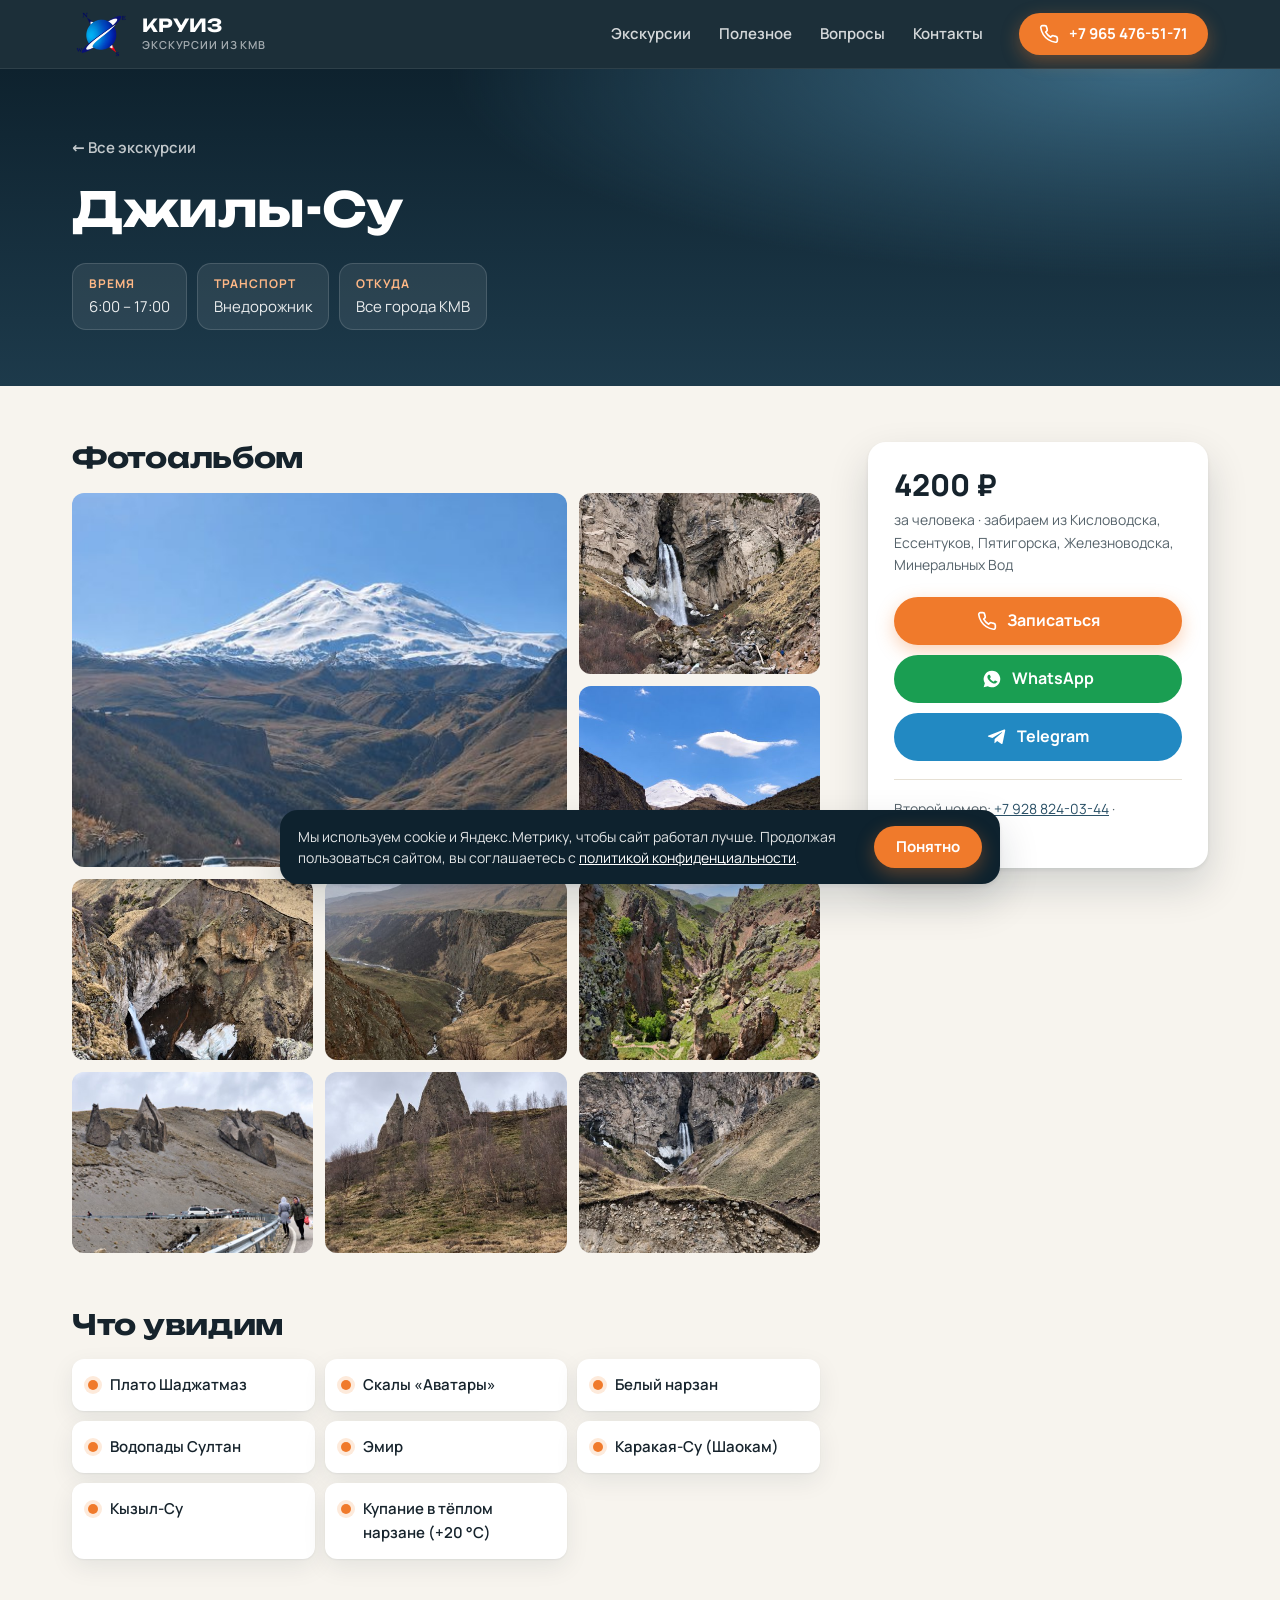
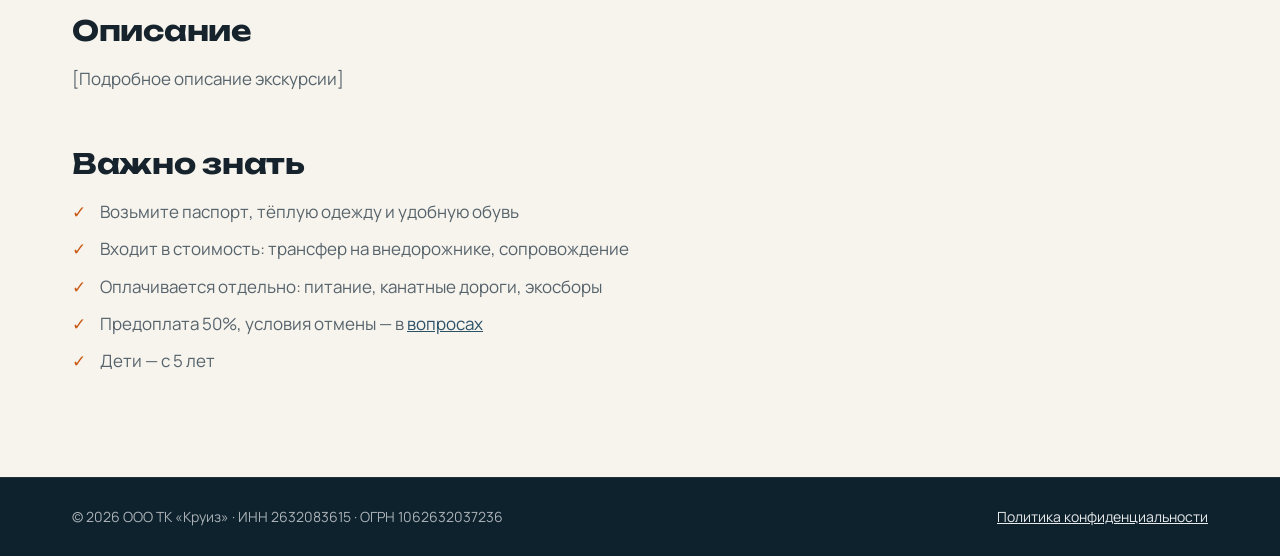
<file: tours/dzhily-su.html>
<!doctype html>
<html lang="ru">
<head>
<meta charset="utf-8">
<meta http-equiv="Content-Security-Policy" content="default-src 'self'; script-src 'self' https://mc.yandex.ru https://mc.yandex.com https://yastatic.net; style-src 'self'; img-src 'self' data: https://mc.yandex.ru https://mc.yandex.com; font-src 'self'; connect-src 'self' https://mc.yandex.ru https://mc.yandex.com; frame-src blob: https://mc.yandex.ru https://mc.yandex.com; child-src blob: https://mc.yandex.ru https://mc.yandex.com; object-src 'none'; base-uri 'self'; form-action 'self'; upgrade-insecure-requests">
<meta name="referrer" content="strict-origin-when-cross-origin">
<meta name="viewport" content="width=device-width, initial-scale=1">
<meta name="theme-color" content="#0e222e">
<title>Джилы-Су — экскурсия из Кисловодска и КМВ | ТК «Круиз»</title>
<meta name="description" content="Джилы-Су: Плато Шаджатмаз, скалы «Аватары», белый нарзан, водопады Султан, Эмир, Каракая-Су (Шаокам), Кызыл-Су, купание в тёплом нарзане (+20 °C).">
<link rel="preload" href="../fonts/unbounded-cyrillic-wght-normal.woff2" as="font" type="font/woff2" crossorigin>
<link rel="preload" href="../fonts/manrope-cyrillic-wght-normal.woff2" as="font" type="font/woff2" crossorigin>
<link rel="icon" type="image/png" href="../images/favicon.png?v=2">
<link rel="apple-touch-icon" href="../images/apple-touch-icon.png">
<link rel="stylesheet" href="../style.css">
</head>
<body>
<header class="site-header">
  <div class="wrap nav-bar">
    <a class="logo" href="../index.html"><img src="../images/logo.png?v=2" alt="" width="60" height="52"><span><b>КРУИЗ</b><small>Экскурсии из КМВ</small></span></a>
    <nav class="nav" aria-label="Основное меню"><a href="../index.html#tours">Экскурсии</a><a href="../index.html#info">Полезное</a><a href="../index.html#faq">Вопросы</a><a href="../index.html#contacts">Контакты</a></nav>
    <a class="btn btn-primary header-call" href="tel:+79654765171" aria-label="Позвонить"><svg viewBox="0 0 24 24" fill="none" stroke="currentColor" stroke-width="2" stroke-linecap="round" stroke-linejoin="round" aria-hidden="true"><path d="M22 16.9v3a2 2 0 0 1-2.2 2 19.8 19.8 0 0 1-8.6-3.1 19.5 19.5 0 0 1-6-6A19.8 19.8 0 0 1 2.1 4.2 2 2 0 0 1 4.1 2h3a2 2 0 0 1 2 1.7c.1.9.4 1.8.7 2.7a2 2 0 0 1-.5 2.1L8 9.8a16 16 0 0 0 6 6l1.3-1.3a2 2 0 0 1 2.1-.4c.9.3 1.8.6 2.7.7a2 2 0 0 1 1.7 2z"/></svg><span>+7 965 476-51-71</span></a>
  </div>
</header>

<main>
  <section class="tour-hero">
    <div class="wrap">
      <a class="back" href="../index.html#tours">← Все экскурсии</a>
      <h1>Джилы-Су</h1>
      <ul class="facts">
        <li><b>Время</b>6:00 – 17:00</li>
        <li><b>Транспорт</b>Внедорожник</li>
        <li><b>Откуда</b>Все города КМВ</li>
      </ul>
    </div>
  </section>

  <div class="wrap tour-layout">
    <div class="tour-main">
      <section>
        <h2>Фотоальбом</h2>
        <div class="gallery">
          <a href="../images/dzhily-su/1.jpg?v=2"><img src="../images/dzhily-su/1-s.jpg?v=2" alt="Дорога к Джилы-Су с видом на Эльбрус" width="480" height="640" loading="eager"></a>
          <a href="../images/dzhily-su/2.jpg"><img src="../images/dzhily-su/2-s.jpg" alt="Водопад в скальном ущелье Джилы-Су" width="480" height="640" loading="lazy"></a>
          <a href="../images/dzhily-su/3.jpg"><img src="../images/dzhily-su/3-s.jpg" alt="Вид на Эльбрус с северной стороны" width="480" height="640" loading="lazy"></a>
          <a href="../images/dzhily-su/4.jpg"><img src="../images/dzhily-su/4-s.jpg" alt="Водопад в каньоне" width="480" height="640" loading="lazy"></a>
          <a href="../images/dzhily-su/5.jpg"><img src="../images/dzhily-su/5-s.jpg" alt="Ущелье с горной рекой" width="480" height="640" loading="lazy"></a>
          <a href="../images/dzhily-su/6.jpg"><img src="../images/dzhily-su/6-s.jpg" alt="Скалистое ущелье летом" width="480" height="640" loading="lazy"></a>
          <a href="../images/dzhily-su/7.jpg"><img src="../images/dzhily-su/7-s.jpg" alt="Скалы-останцы у горной дороги" width="640" height="480" loading="lazy"></a>
          <a href="../images/dzhily-su/8.jpg"><img src="../images/dzhily-su/8-s.jpg" alt="Остроконечная скала над долиной" width="480" height="640" loading="lazy"></a>
          <a href="../images/dzhily-su/9.jpg"><img src="../images/dzhily-su/9-s.jpg" alt="Водопад среди скал" width="480" height="640" loading="lazy"></a>
        </div>
      </section>
      <section>
        <h2>Что увидим</h2>
        <ul class="sights">
      <li>Плато Шаджатмаз</li>
      <li>Скалы «Аватары»</li>
      <li>Белый нарзан</li>
      <li>Водопады Султан</li>
      <li>Эмир</li>
      <li>Каракая-Су (Шаокам)</li>
      <li>Кызыл-Су</li>
      <li>Купание в тёплом нарзане (+20 °C)</li>
        </ul>
      </section>
      <section>
        <h2>Описание</h2>
        <p class="prose">[Подробное описание экскурсии]</p>
      </section>
      <section>
        <h2>Важно знать</h2>
        <ul class="checklist">
          <li>Возьмите паспорт, тёплую одежду и удобную обувь</li>
          <li>Входит в стоимость: трансфер на внедорожнике, сопровождение</li>
          <li>Оплачивается отдельно: питание, канатные дороги, экосборы</li>
          <li>Предоплата 50%, условия отмены — в <a href="../index.html#faq">вопросах</a></li>
          <li>Дети — с 5 лет</li>
        </ul>
      </section>
    </div>

    <aside class="book-card" aria-label="Запись на экскурсию">
      <div class="price-big">4200 ₽</div>
      <p>за человека · забираем из Кисловодска, Ессентуков, Пятигорска, Железноводска, Минеральных Вод</p>
      <a class="btn btn-primary" href="tel:+79654765171"><svg viewBox="0 0 24 24" fill="none" stroke="currentColor" stroke-width="2" stroke-linecap="round" stroke-linejoin="round" aria-hidden="true"><path d="M22 16.9v3a2 2 0 0 1-2.2 2 19.8 19.8 0 0 1-8.6-3.1 19.5 19.5 0 0 1-6-6A19.8 19.8 0 0 1 2.1 4.2 2 2 0 0 1 4.1 2h3a2 2 0 0 1 2 1.7c.1.9.4 1.8.7 2.7a2 2 0 0 1-.5 2.1L8 9.8a16 16 0 0 0 6 6l1.3-1.3a2 2 0 0 1 2.1-.4c.9.3 1.8.6 2.7.7a2 2 0 0 1 1.7 2z"/></svg>Записаться</a>
      <a class="btn btn-wa" href="https://wa.me/79654765171"><svg viewBox="0 0 24 24" fill="currentColor" aria-hidden="true"><path d="M12 2a10 10 0 0 0-8.6 15.1L2 22l5-1.3A10 10 0 1 0 12 2zm5.3 14.1c-.2.6-1.3 1.2-1.8 1.3-.5.1-1 .1-1.7-.1-.4-.1-.9-.3-1.5-.6a12 12 0 0 1-4.7-4.1c-.4-.5-1.1-1.6-1.1-3s.7-2.1 1-2.4c.3-.3.6-.4.8-.4h.6c.2 0 .4 0 .6.5l.9 2.1c.1.2.1.4 0 .5l-.3.5-.4.5c-.1.1-.3.3-.1.6.2.3.8 1.3 1.7 2.1 1.2 1 2.1 1.4 2.4 1.5.3.1.5.1.6-.1l.9-1c.2-.3.4-.2.6-.1l2 .9c.3.1.5.2.5.3.1.1.1.6-.1 1.2z"/></svg>WhatsApp</a>
      <a class="btn btn-tg" href="https://t.me/deniskruizkmv_ljeeptours"><svg viewBox="0 0 24 24" fill="currentColor" aria-hidden="true"><path d="M21.9 4.3 18.7 19.4c-.2 1-.9 1.3-1.7.8l-4.8-3.5-2.3 2.2c-.3.3-.5.5-1 .5l.3-4.9 8.9-8c.4-.3-.1-.5-.6-.2L6.5 13.2l-4.7-1.5c-1-.3-1-1 .2-1.5L20.5 3c.9-.3 1.6.2 1.4 1.3z"/></svg>Telegram</a>
      <p class="alt">Второй номер: <a href="tel:+79288240344">+7 928 824-03-44</a> · <a href="https://t.me/TK_Kruiz">@TK_Kruiz</a></p>
    </aside>
  </div>
</main>

<footer class="site-footer">
  <div class="wrap">
    <p>© 2026 ООО ТК «Круиз» · ИНН 2632083615 · ОГРН 1062632037236</p>
    <p><a href="../privacy.html">Политика конфиденциальности</a></p>
  </div>
</footer>
<script src="../gallery.js" defer></script>
<script src="../site.js" data-root="../" defer></script>
<noscript><div><img class="ym-pixel" src="https://mc.yandex.ru/watch/113659866" alt=""></div></noscript>
</body>
</html>
</file>
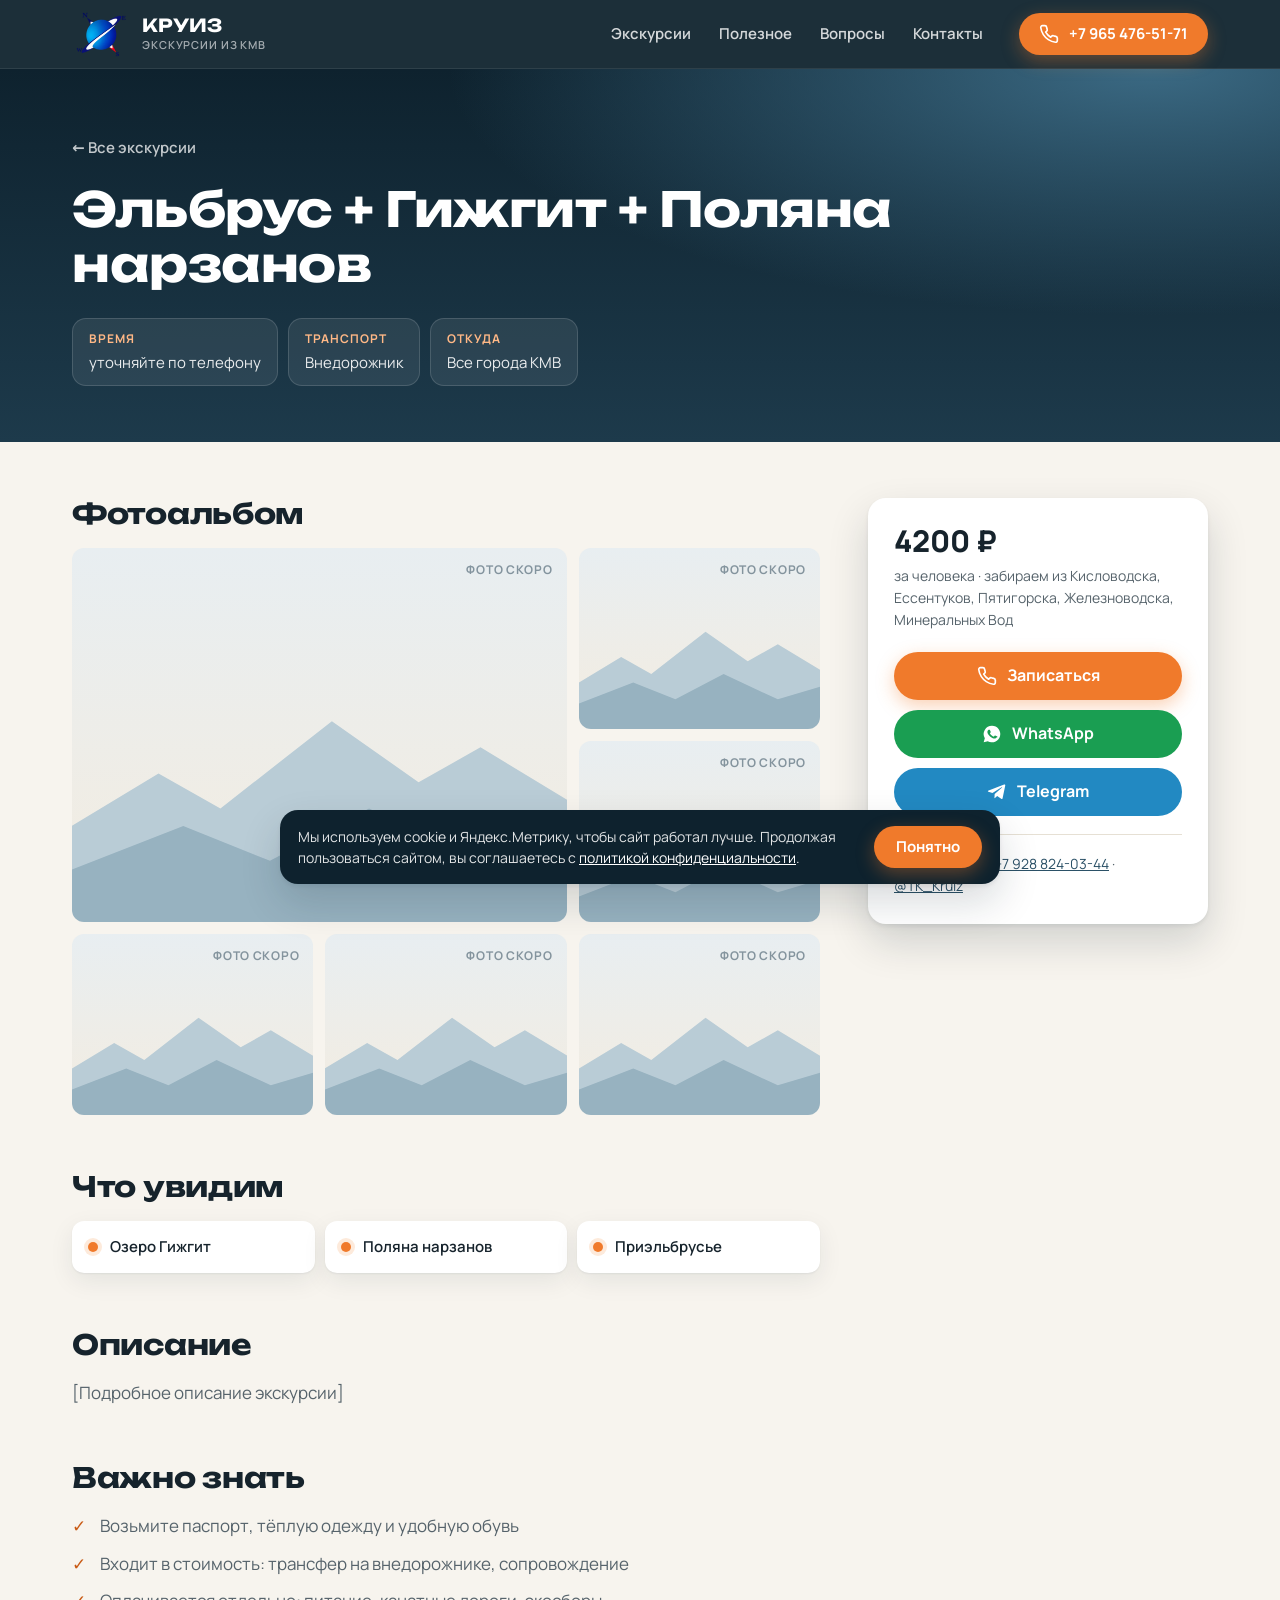
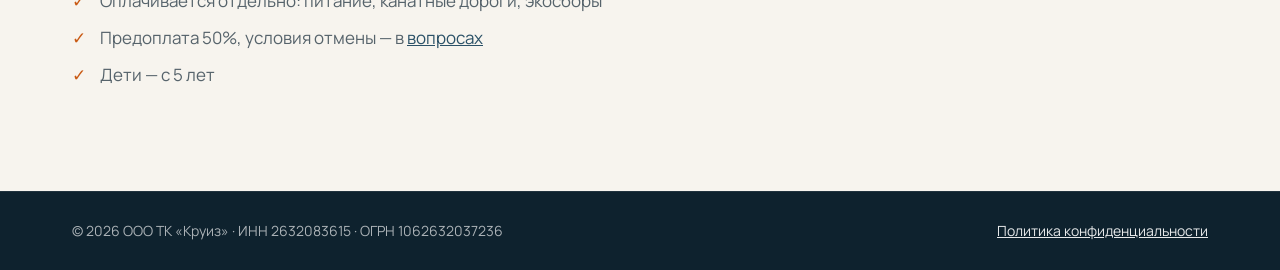
<file: tours/elbrus-gizhgit.html>
<!doctype html>
<html lang="ru">
<head>
<meta charset="utf-8">
<meta http-equiv="Content-Security-Policy" content="default-src 'self'; script-src 'self' https://mc.yandex.ru https://mc.yandex.com https://yastatic.net; style-src 'self'; img-src 'self' data: https://mc.yandex.ru https://mc.yandex.com; font-src 'self'; connect-src 'self' https://mc.yandex.ru https://mc.yandex.com; frame-src blob: https://mc.yandex.ru https://mc.yandex.com; child-src blob: https://mc.yandex.ru https://mc.yandex.com; object-src 'none'; base-uri 'self'; form-action 'self'; upgrade-insecure-requests">
<meta name="referrer" content="strict-origin-when-cross-origin">
<meta name="viewport" content="width=device-width, initial-scale=1">
<meta name="theme-color" content="#0e222e">
<title>Эльбрус + Гижгит + Поляна нарзанов — экскурсия из Кисловодска и КМВ | ТК «Круиз»</title>
<meta name="description" content="Эльбрус + Гижгит + Поляна нарзанов: Озеро Гижгит, Поляна нарзанов, Приэльбрусье.">
<link rel="preload" href="../fonts/unbounded-cyrillic-wght-normal.woff2" as="font" type="font/woff2" crossorigin>
<link rel="preload" href="../fonts/manrope-cyrillic-wght-normal.woff2" as="font" type="font/woff2" crossorigin>
<link rel="icon" type="image/png" href="../images/favicon.png?v=2">
<link rel="apple-touch-icon" href="../images/apple-touch-icon.png">
<link rel="stylesheet" href="../style.css">
</head>
<body>
<header class="site-header">
  <div class="wrap nav-bar">
    <a class="logo" href="../index.html"><img src="../images/logo.png?v=2" alt="" width="60" height="52"><span><b>КРУИЗ</b><small>Экскурсии из КМВ</small></span></a>
    <nav class="nav" aria-label="Основное меню"><a href="../index.html#tours">Экскурсии</a><a href="../index.html#info">Полезное</a><a href="../index.html#faq">Вопросы</a><a href="../index.html#contacts">Контакты</a></nav>
    <a class="btn btn-primary header-call" href="tel:+79654765171" aria-label="Позвонить"><svg viewBox="0 0 24 24" fill="none" stroke="currentColor" stroke-width="2" stroke-linecap="round" stroke-linejoin="round" aria-hidden="true"><path d="M22 16.9v3a2 2 0 0 1-2.2 2 19.8 19.8 0 0 1-8.6-3.1 19.5 19.5 0 0 1-6-6A19.8 19.8 0 0 1 2.1 4.2 2 2 0 0 1 4.1 2h3a2 2 0 0 1 2 1.7c.1.9.4 1.8.7 2.7a2 2 0 0 1-.5 2.1L8 9.8a16 16 0 0 0 6 6l1.3-1.3a2 2 0 0 1 2.1-.4c.9.3 1.8.6 2.7.7a2 2 0 0 1 1.7 2z"/></svg><span>+7 965 476-51-71</span></a>
  </div>
</header>

<main>
  <section class="tour-hero">
    <div class="wrap">
      <a class="back" href="../index.html#tours">← Все экскурсии</a>
      <h1>Эльбрус + Гижгит + Поляна нарзанов</h1>
      <ul class="facts">
        <li><b>Время</b>уточняйте по телефону</li>
        <li><b>Транспорт</b>Внедорожник</li>
        <li><b>Откуда</b>Все города КМВ</li>
      </ul>
    </div>
  </section>

  <div class="wrap tour-layout">
    <div class="tour-main">
      <section>
        <h2>Фотоальбом</h2>
        <div class="gallery">
        <div class="ph">Фото скоро</div>
        <div class="ph">Фото скоро</div>
        <div class="ph">Фото скоро</div>
        <div class="ph">Фото скоро</div>
        <div class="ph">Фото скоро</div>
        <div class="ph">Фото скоро</div>
        </div>
      </section>
      <section>
        <h2>Что увидим</h2>
        <ul class="sights">
      <li>Озеро Гижгит</li>
      <li>Поляна нарзанов</li>
      <li>Приэльбрусье</li>
        </ul>
      </section>
      <section>
        <h2>Описание</h2>
        <p class="prose">[Подробное описание экскурсии]</p>
      </section>
      <section>
        <h2>Важно знать</h2>
        <ul class="checklist">
          <li>Возьмите паспорт, тёплую одежду и удобную обувь</li>
          <li>Входит в стоимость: трансфер на внедорожнике, сопровождение</li>
          <li>Оплачивается отдельно: питание, канатные дороги, экосборы</li>
          <li>Предоплата 50%, условия отмены — в <a href="../index.html#faq">вопросах</a></li>
          <li>Дети — с 5 лет</li>
        </ul>
      </section>
    </div>

    <aside class="book-card" aria-label="Запись на экскурсию">
      <div class="price-big">4200 ₽</div>
      <p>за человека · забираем из Кисловодска, Ессентуков, Пятигорска, Железноводска, Минеральных Вод</p>
      <a class="btn btn-primary" href="tel:+79654765171"><svg viewBox="0 0 24 24" fill="none" stroke="currentColor" stroke-width="2" stroke-linecap="round" stroke-linejoin="round" aria-hidden="true"><path d="M22 16.9v3a2 2 0 0 1-2.2 2 19.8 19.8 0 0 1-8.6-3.1 19.5 19.5 0 0 1-6-6A19.8 19.8 0 0 1 2.1 4.2 2 2 0 0 1 4.1 2h3a2 2 0 0 1 2 1.7c.1.9.4 1.8.7 2.7a2 2 0 0 1-.5 2.1L8 9.8a16 16 0 0 0 6 6l1.3-1.3a2 2 0 0 1 2.1-.4c.9.3 1.8.6 2.7.7a2 2 0 0 1 1.7 2z"/></svg>Записаться</a>
      <a class="btn btn-wa" href="https://wa.me/79654765171"><svg viewBox="0 0 24 24" fill="currentColor" aria-hidden="true"><path d="M12 2a10 10 0 0 0-8.6 15.1L2 22l5-1.3A10 10 0 1 0 12 2zm5.3 14.1c-.2.6-1.3 1.2-1.8 1.3-.5.1-1 .1-1.7-.1-.4-.1-.9-.3-1.5-.6a12 12 0 0 1-4.7-4.1c-.4-.5-1.1-1.6-1.1-3s.7-2.1 1-2.4c.3-.3.6-.4.8-.4h.6c.2 0 .4 0 .6.5l.9 2.1c.1.2.1.4 0 .5l-.3.5-.4.5c-.1.1-.3.3-.1.6.2.3.8 1.3 1.7 2.1 1.2 1 2.1 1.4 2.4 1.5.3.1.5.1.6-.1l.9-1c.2-.3.4-.2.6-.1l2 .9c.3.1.5.2.5.3.1.1.1.6-.1 1.2z"/></svg>WhatsApp</a>
      <a class="btn btn-tg" href="https://t.me/deniskruizkmv_ljeeptours"><svg viewBox="0 0 24 24" fill="currentColor" aria-hidden="true"><path d="M21.9 4.3 18.7 19.4c-.2 1-.9 1.3-1.7.8l-4.8-3.5-2.3 2.2c-.3.3-.5.5-1 .5l.3-4.9 8.9-8c.4-.3-.1-.5-.6-.2L6.5 13.2l-4.7-1.5c-1-.3-1-1 .2-1.5L20.5 3c.9-.3 1.6.2 1.4 1.3z"/></svg>Telegram</a>
      <p class="alt">Второй номер: <a href="tel:+79288240344">+7 928 824-03-44</a> · <a href="https://t.me/TK_Kruiz">@TK_Kruiz</a></p>
    </aside>
  </div>
</main>

<footer class="site-footer">
  <div class="wrap">
    <p>© 2026 ООО ТК «Круиз» · ИНН 2632083615 · ОГРН 1062632037236</p>
    <p><a href="../privacy.html">Политика конфиденциальности</a></p>
  </div>
</footer>
<script src="../site.js" data-root="../" defer></script>
<noscript><div><img class="ym-pixel" src="https://mc.yandex.ru/watch/113659866" alt=""></div></noscript>
</body>
</html>
</file>
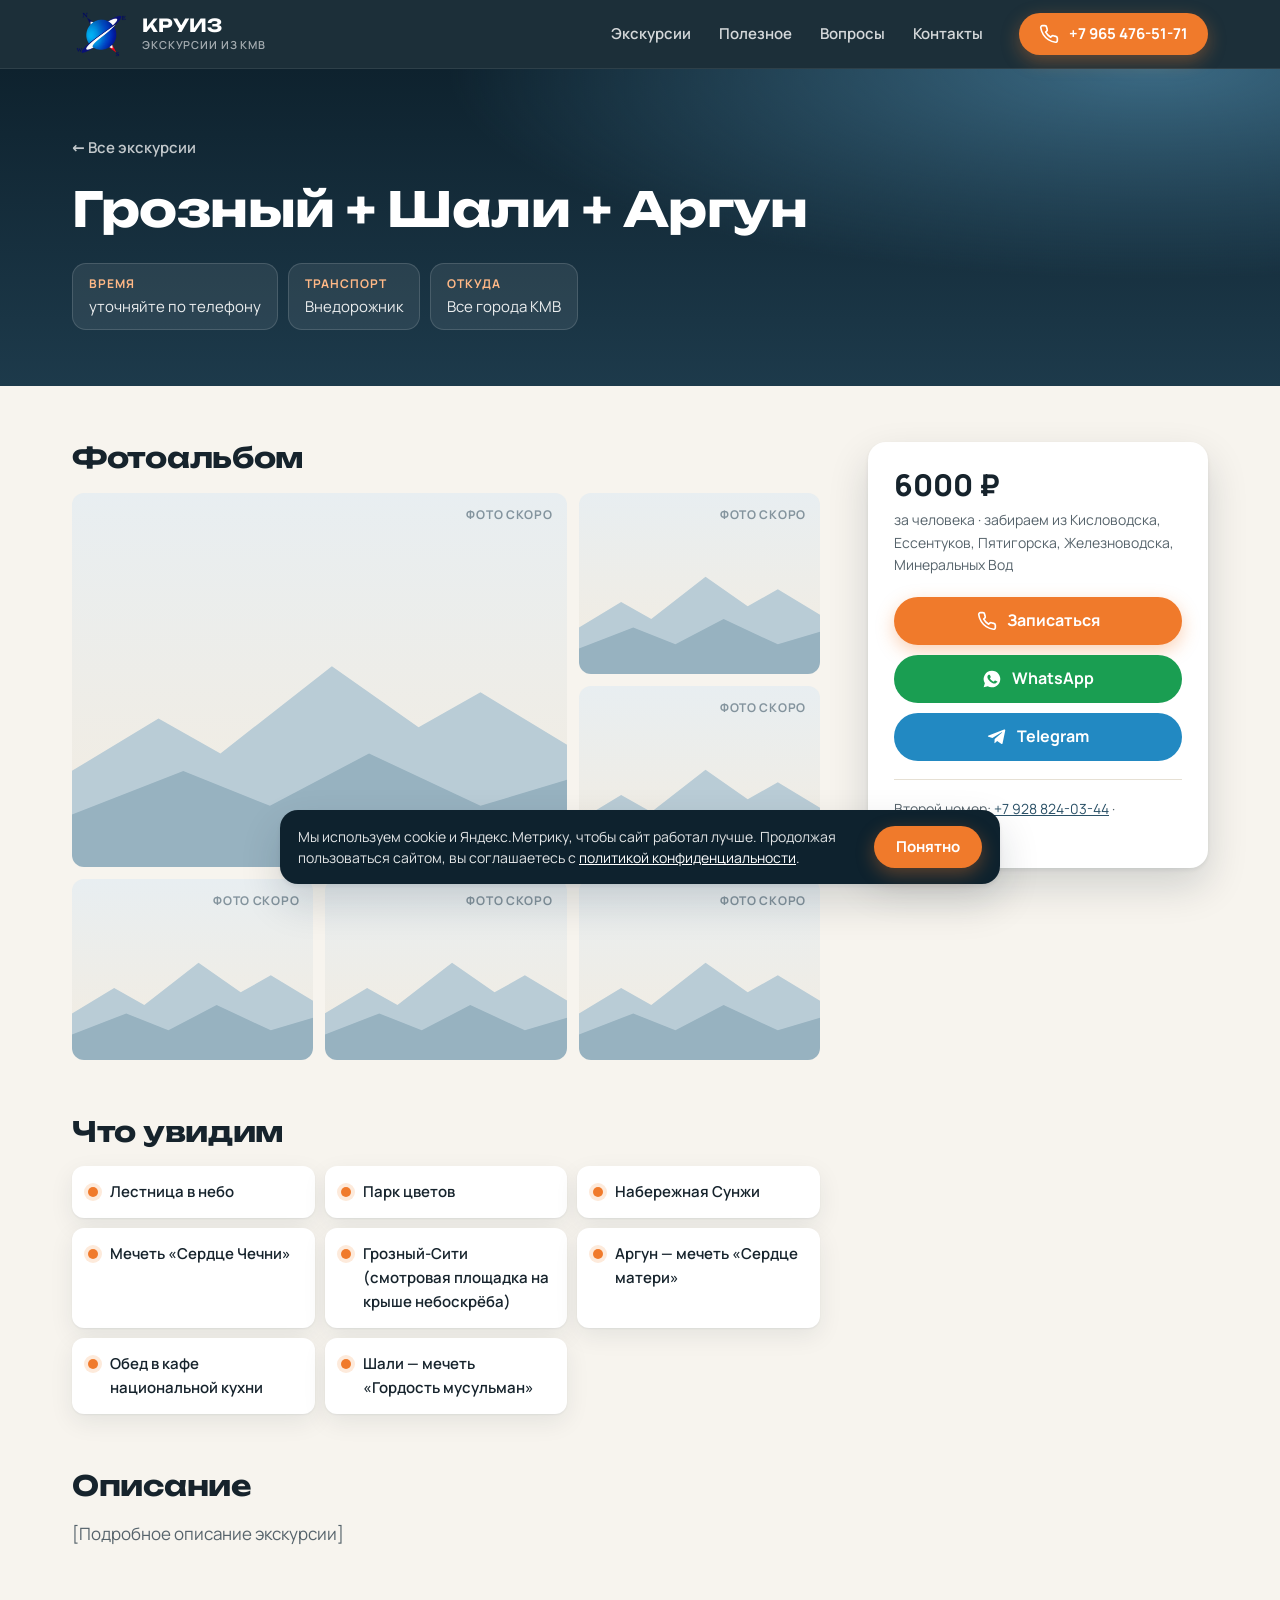
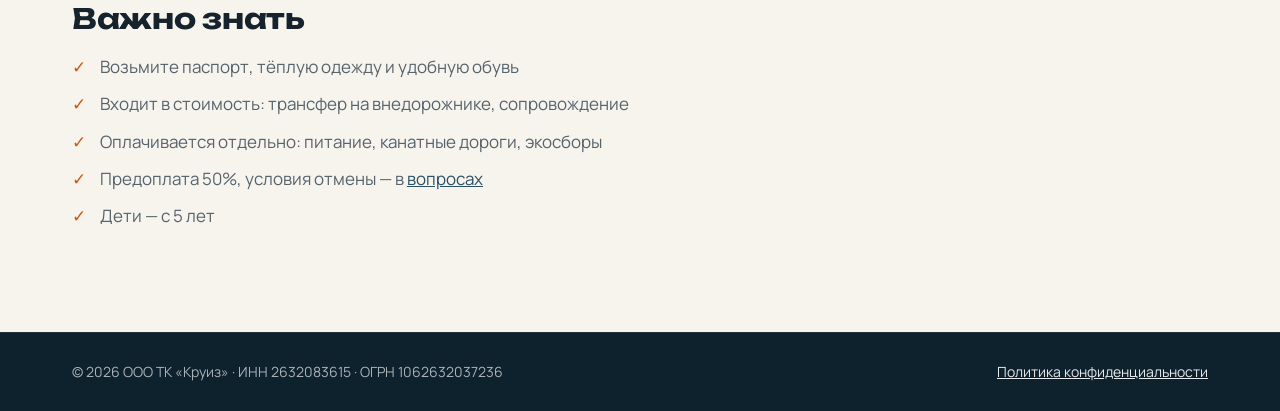
<file: tours/grozny.html>
<!doctype html>
<html lang="ru">
<head>
<meta charset="utf-8">
<meta http-equiv="Content-Security-Policy" content="default-src 'self'; script-src 'self' https://mc.yandex.ru https://mc.yandex.com https://yastatic.net; style-src 'self'; img-src 'self' data: https://mc.yandex.ru https://mc.yandex.com; font-src 'self'; connect-src 'self' https://mc.yandex.ru https://mc.yandex.com; frame-src blob: https://mc.yandex.ru https://mc.yandex.com; child-src blob: https://mc.yandex.ru https://mc.yandex.com; object-src 'none'; base-uri 'self'; form-action 'self'; upgrade-insecure-requests">
<meta name="referrer" content="strict-origin-when-cross-origin">
<meta name="viewport" content="width=device-width, initial-scale=1">
<meta name="theme-color" content="#0e222e">
<title>Грозный + Шали + Аргун — экскурсия из Кисловодска и КМВ | ТК «Круиз»</title>
<meta name="description" content="Грозный + Шали + Аргун: Лестница в небо, Парк цветов, набережная Сунжи, мечеть «Сердце Чечни», Грозный-Сити (смотровая площадка на крыше небоскрёба), Аргун — мечеть «Сердце матери», обед в кафе национальной кухни, Шали — мечеть «Гордость мусульман».">
<link rel="preload" href="../fonts/unbounded-cyrillic-wght-normal.woff2" as="font" type="font/woff2" crossorigin>
<link rel="preload" href="../fonts/manrope-cyrillic-wght-normal.woff2" as="font" type="font/woff2" crossorigin>
<link rel="icon" type="image/png" href="../images/favicon.png?v=2">
<link rel="apple-touch-icon" href="../images/apple-touch-icon.png">
<link rel="stylesheet" href="../style.css">
</head>
<body>
<header class="site-header">
  <div class="wrap nav-bar">
    <a class="logo" href="../index.html"><img src="../images/logo.png?v=2" alt="" width="60" height="52"><span><b>КРУИЗ</b><small>Экскурсии из КМВ</small></span></a>
    <nav class="nav" aria-label="Основное меню"><a href="../index.html#tours">Экскурсии</a><a href="../index.html#info">Полезное</a><a href="../index.html#faq">Вопросы</a><a href="../index.html#contacts">Контакты</a></nav>
    <a class="btn btn-primary header-call" href="tel:+79654765171" aria-label="Позвонить"><svg viewBox="0 0 24 24" fill="none" stroke="currentColor" stroke-width="2" stroke-linecap="round" stroke-linejoin="round" aria-hidden="true"><path d="M22 16.9v3a2 2 0 0 1-2.2 2 19.8 19.8 0 0 1-8.6-3.1 19.5 19.5 0 0 1-6-6A19.8 19.8 0 0 1 2.1 4.2 2 2 0 0 1 4.1 2h3a2 2 0 0 1 2 1.7c.1.9.4 1.8.7 2.7a2 2 0 0 1-.5 2.1L8 9.8a16 16 0 0 0 6 6l1.3-1.3a2 2 0 0 1 2.1-.4c.9.3 1.8.6 2.7.7a2 2 0 0 1 1.7 2z"/></svg><span>+7 965 476-51-71</span></a>
  </div>
</header>

<main>
  <section class="tour-hero">
    <div class="wrap">
      <a class="back" href="../index.html#tours">← Все экскурсии</a>
      <h1>Грозный + Шали + Аргун</h1>
      <ul class="facts">
        <li><b>Время</b>уточняйте по телефону</li>
        <li><b>Транспорт</b>Внедорожник</li>
        <li><b>Откуда</b>Все города КМВ</li>
      </ul>
    </div>
  </section>

  <div class="wrap tour-layout">
    <div class="tour-main">
      <section>
        <h2>Фотоальбом</h2>
        <div class="gallery">
        <div class="ph">Фото скоро</div>
        <div class="ph">Фото скоро</div>
        <div class="ph">Фото скоро</div>
        <div class="ph">Фото скоро</div>
        <div class="ph">Фото скоро</div>
        <div class="ph">Фото скоро</div>
        </div>
      </section>
      <section>
        <h2>Что увидим</h2>
        <ul class="sights">
      <li>Лестница в небо</li>
      <li>Парк цветов</li>
      <li>Набережная Сунжи</li>
      <li>Мечеть «Сердце Чечни»</li>
      <li>Грозный-Сити (смотровая площадка на крыше небоскрёба)</li>
      <li>Аргун — мечеть «Сердце матери»</li>
      <li>Обед в кафе национальной кухни</li>
      <li>Шали — мечеть «Гордость мусульман»</li>
        </ul>
      </section>
      <section>
        <h2>Описание</h2>
        <p class="prose">[Подробное описание экскурсии]</p>
      </section>
      <section>
        <h2>Важно знать</h2>
        <ul class="checklist">
          <li>Возьмите паспорт, тёплую одежду и удобную обувь</li>
          <li>Входит в стоимость: трансфер на внедорожнике, сопровождение</li>
          <li>Оплачивается отдельно: питание, канатные дороги, экосборы</li>
          <li>Предоплата 50%, условия отмены — в <a href="../index.html#faq">вопросах</a></li>
          <li>Дети — с 5 лет</li>
        </ul>
      </section>
    </div>

    <aside class="book-card" aria-label="Запись на экскурсию">
      <div class="price-big">6000 ₽</div>
      <p>за человека · забираем из Кисловодска, Ессентуков, Пятигорска, Железноводска, Минеральных Вод</p>
      <a class="btn btn-primary" href="tel:+79654765171"><svg viewBox="0 0 24 24" fill="none" stroke="currentColor" stroke-width="2" stroke-linecap="round" stroke-linejoin="round" aria-hidden="true"><path d="M22 16.9v3a2 2 0 0 1-2.2 2 19.8 19.8 0 0 1-8.6-3.1 19.5 19.5 0 0 1-6-6A19.8 19.8 0 0 1 2.1 4.2 2 2 0 0 1 4.1 2h3a2 2 0 0 1 2 1.7c.1.9.4 1.8.7 2.7a2 2 0 0 1-.5 2.1L8 9.8a16 16 0 0 0 6 6l1.3-1.3a2 2 0 0 1 2.1-.4c.9.3 1.8.6 2.7.7a2 2 0 0 1 1.7 2z"/></svg>Записаться</a>
      <a class="btn btn-wa" href="https://wa.me/79654765171"><svg viewBox="0 0 24 24" fill="currentColor" aria-hidden="true"><path d="M12 2a10 10 0 0 0-8.6 15.1L2 22l5-1.3A10 10 0 1 0 12 2zm5.3 14.1c-.2.6-1.3 1.2-1.8 1.3-.5.1-1 .1-1.7-.1-.4-.1-.9-.3-1.5-.6a12 12 0 0 1-4.7-4.1c-.4-.5-1.1-1.6-1.1-3s.7-2.1 1-2.4c.3-.3.6-.4.8-.4h.6c.2 0 .4 0 .6.5l.9 2.1c.1.2.1.4 0 .5l-.3.5-.4.5c-.1.1-.3.3-.1.6.2.3.8 1.3 1.7 2.1 1.2 1 2.1 1.4 2.4 1.5.3.1.5.1.6-.1l.9-1c.2-.3.4-.2.6-.1l2 .9c.3.1.5.2.5.3.1.1.1.6-.1 1.2z"/></svg>WhatsApp</a>
      <a class="btn btn-tg" href="https://t.me/deniskruizkmv_ljeeptours"><svg viewBox="0 0 24 24" fill="currentColor" aria-hidden="true"><path d="M21.9 4.3 18.7 19.4c-.2 1-.9 1.3-1.7.8l-4.8-3.5-2.3 2.2c-.3.3-.5.5-1 .5l.3-4.9 8.9-8c.4-.3-.1-.5-.6-.2L6.5 13.2l-4.7-1.5c-1-.3-1-1 .2-1.5L20.5 3c.9-.3 1.6.2 1.4 1.3z"/></svg>Telegram</a>
      <p class="alt">Второй номер: <a href="tel:+79288240344">+7 928 824-03-44</a> · <a href="https://t.me/TK_Kruiz">@TK_Kruiz</a></p>
    </aside>
  </div>
</main>

<footer class="site-footer">
  <div class="wrap">
    <p>© 2026 ООО ТК «Круиз» · ИНН 2632083615 · ОГРН 1062632037236</p>
    <p><a href="../privacy.html">Политика конфиденциальности</a></p>
  </div>
</footer>
<script src="../site.js" data-root="../" defer></script>
<noscript><div><img class="ym-pixel" src="https://mc.yandex.ru/watch/113659866" alt=""></div></noscript>
</body>
</html>
</file>
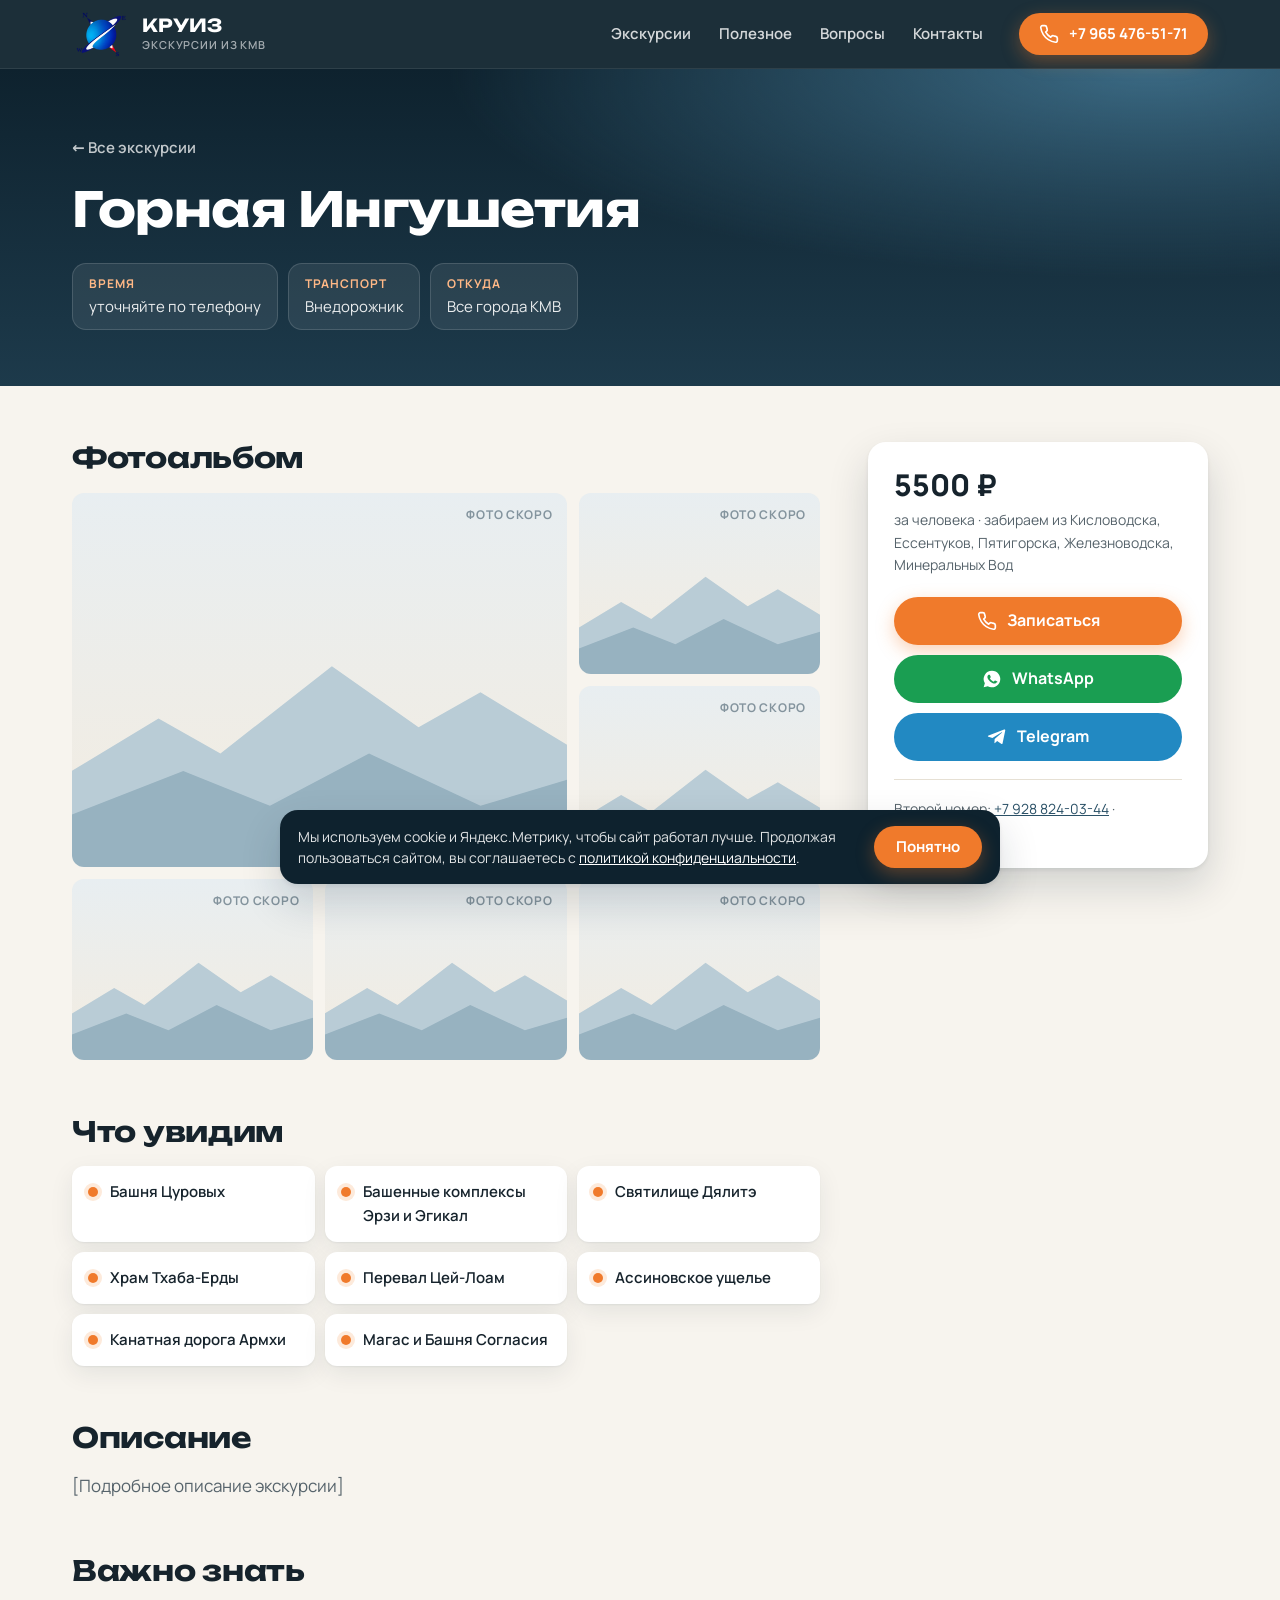
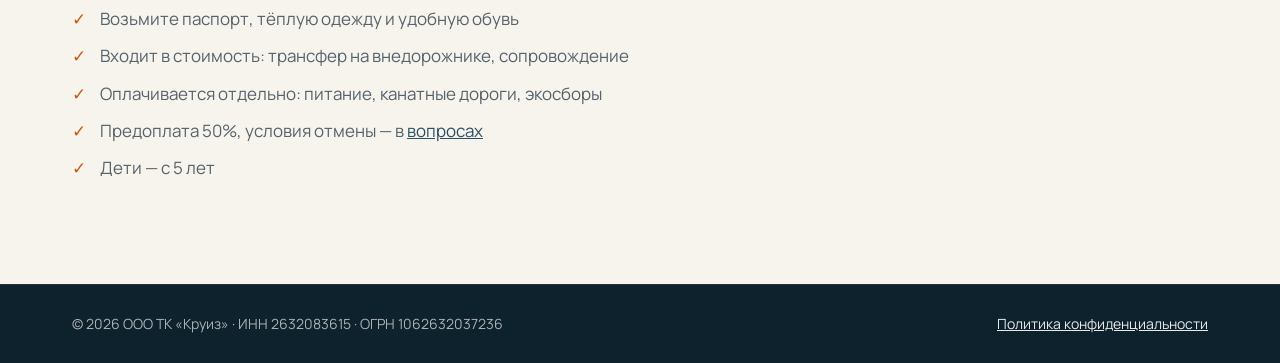
<file: tours/ingushetia.html>
<!doctype html>
<html lang="ru">
<head>
<meta charset="utf-8">
<meta http-equiv="Content-Security-Policy" content="default-src 'self'; script-src 'self' https://mc.yandex.ru https://mc.yandex.com https://yastatic.net; style-src 'self'; img-src 'self' data: https://mc.yandex.ru https://mc.yandex.com; font-src 'self'; connect-src 'self' https://mc.yandex.ru https://mc.yandex.com; frame-src blob: https://mc.yandex.ru https://mc.yandex.com; child-src blob: https://mc.yandex.ru https://mc.yandex.com; object-src 'none'; base-uri 'self'; form-action 'self'; upgrade-insecure-requests">
<meta name="referrer" content="strict-origin-when-cross-origin">
<meta name="viewport" content="width=device-width, initial-scale=1">
<meta name="theme-color" content="#0e222e">
<title>Горная Ингушетия — экскурсия из Кисловодска и КМВ | ТК «Круиз»</title>
<meta name="description" content="Горная Ингушетия: Башня Цуровых, башенные комплексы Эрзи и Эгикал, святилище Дялитэ, храм Тхаба-Ерды, перевал Цей-Лоам, Ассиновское ущелье, канатная дорога Армхи, Магас и Башня Согласия.">
<link rel="preload" href="../fonts/unbounded-cyrillic-wght-normal.woff2" as="font" type="font/woff2" crossorigin>
<link rel="preload" href="../fonts/manrope-cyrillic-wght-normal.woff2" as="font" type="font/woff2" crossorigin>
<link rel="icon" type="image/png" href="../images/favicon.png?v=2">
<link rel="apple-touch-icon" href="../images/apple-touch-icon.png">
<link rel="stylesheet" href="../style.css">
</head>
<body>
<header class="site-header">
  <div class="wrap nav-bar">
    <a class="logo" href="../index.html"><img src="../images/logo.png?v=2" alt="" width="60" height="52"><span><b>КРУИЗ</b><small>Экскурсии из КМВ</small></span></a>
    <nav class="nav" aria-label="Основное меню"><a href="../index.html#tours">Экскурсии</a><a href="../index.html#info">Полезное</a><a href="../index.html#faq">Вопросы</a><a href="../index.html#contacts">Контакты</a></nav>
    <a class="btn btn-primary header-call" href="tel:+79654765171" aria-label="Позвонить"><svg viewBox="0 0 24 24" fill="none" stroke="currentColor" stroke-width="2" stroke-linecap="round" stroke-linejoin="round" aria-hidden="true"><path d="M22 16.9v3a2 2 0 0 1-2.2 2 19.8 19.8 0 0 1-8.6-3.1 19.5 19.5 0 0 1-6-6A19.8 19.8 0 0 1 2.1 4.2 2 2 0 0 1 4.1 2h3a2 2 0 0 1 2 1.7c.1.9.4 1.8.7 2.7a2 2 0 0 1-.5 2.1L8 9.8a16 16 0 0 0 6 6l1.3-1.3a2 2 0 0 1 2.1-.4c.9.3 1.8.6 2.7.7a2 2 0 0 1 1.7 2z"/></svg><span>+7 965 476-51-71</span></a>
  </div>
</header>

<main>
  <section class="tour-hero">
    <div class="wrap">
      <a class="back" href="../index.html#tours">← Все экскурсии</a>
      <h1>Горная Ингушетия</h1>
      <ul class="facts">
        <li><b>Время</b>уточняйте по телефону</li>
        <li><b>Транспорт</b>Внедорожник</li>
        <li><b>Откуда</b>Все города КМВ</li>
      </ul>
    </div>
  </section>

  <div class="wrap tour-layout">
    <div class="tour-main">
      <section>
        <h2>Фотоальбом</h2>
        <div class="gallery">
        <div class="ph">Фото скоро</div>
        <div class="ph">Фото скоро</div>
        <div class="ph">Фото скоро</div>
        <div class="ph">Фото скоро</div>
        <div class="ph">Фото скоро</div>
        <div class="ph">Фото скоро</div>
        </div>
      </section>
      <section>
        <h2>Что увидим</h2>
        <ul class="sights">
      <li>Башня Цуровых</li>
      <li>Башенные комплексы Эрзи и Эгикал</li>
      <li>Святилище Дялитэ</li>
      <li>Храм Тхаба-Ерды</li>
      <li>Перевал Цей-Лоам</li>
      <li>Ассиновское ущелье</li>
      <li>Канатная дорога Армхи</li>
      <li>Магас и Башня Согласия</li>
        </ul>
      </section>
      <section>
        <h2>Описание</h2>
        <p class="prose">[Подробное описание экскурсии]</p>
      </section>
      <section>
        <h2>Важно знать</h2>
        <ul class="checklist">
          <li>Возьмите паспорт, тёплую одежду и удобную обувь</li>
          <li>Входит в стоимость: трансфер на внедорожнике, сопровождение</li>
          <li>Оплачивается отдельно: питание, канатные дороги, экосборы</li>
          <li>Предоплата 50%, условия отмены — в <a href="../index.html#faq">вопросах</a></li>
          <li>Дети — с 5 лет</li>
        </ul>
      </section>
    </div>

    <aside class="book-card" aria-label="Запись на экскурсию">
      <div class="price-big">5500 ₽</div>
      <p>за человека · забираем из Кисловодска, Ессентуков, Пятигорска, Железноводска, Минеральных Вод</p>
      <a class="btn btn-primary" href="tel:+79654765171"><svg viewBox="0 0 24 24" fill="none" stroke="currentColor" stroke-width="2" stroke-linecap="round" stroke-linejoin="round" aria-hidden="true"><path d="M22 16.9v3a2 2 0 0 1-2.2 2 19.8 19.8 0 0 1-8.6-3.1 19.5 19.5 0 0 1-6-6A19.8 19.8 0 0 1 2.1 4.2 2 2 0 0 1 4.1 2h3a2 2 0 0 1 2 1.7c.1.9.4 1.8.7 2.7a2 2 0 0 1-.5 2.1L8 9.8a16 16 0 0 0 6 6l1.3-1.3a2 2 0 0 1 2.1-.4c.9.3 1.8.6 2.7.7a2 2 0 0 1 1.7 2z"/></svg>Записаться</a>
      <a class="btn btn-wa" href="https://wa.me/79654765171"><svg viewBox="0 0 24 24" fill="currentColor" aria-hidden="true"><path d="M12 2a10 10 0 0 0-8.6 15.1L2 22l5-1.3A10 10 0 1 0 12 2zm5.3 14.1c-.2.6-1.3 1.2-1.8 1.3-.5.1-1 .1-1.7-.1-.4-.1-.9-.3-1.5-.6a12 12 0 0 1-4.7-4.1c-.4-.5-1.1-1.6-1.1-3s.7-2.1 1-2.4c.3-.3.6-.4.8-.4h.6c.2 0 .4 0 .6.5l.9 2.1c.1.2.1.4 0 .5l-.3.5-.4.5c-.1.1-.3.3-.1.6.2.3.8 1.3 1.7 2.1 1.2 1 2.1 1.4 2.4 1.5.3.1.5.1.6-.1l.9-1c.2-.3.4-.2.6-.1l2 .9c.3.1.5.2.5.3.1.1.1.6-.1 1.2z"/></svg>WhatsApp</a>
      <a class="btn btn-tg" href="https://t.me/deniskruizkmv_ljeeptours"><svg viewBox="0 0 24 24" fill="currentColor" aria-hidden="true"><path d="M21.9 4.3 18.7 19.4c-.2 1-.9 1.3-1.7.8l-4.8-3.5-2.3 2.2c-.3.3-.5.5-1 .5l.3-4.9 8.9-8c.4-.3-.1-.5-.6-.2L6.5 13.2l-4.7-1.5c-1-.3-1-1 .2-1.5L20.5 3c.9-.3 1.6.2 1.4 1.3z"/></svg>Telegram</a>
      <p class="alt">Второй номер: <a href="tel:+79288240344">+7 928 824-03-44</a> · <a href="https://t.me/TK_Kruiz">@TK_Kruiz</a></p>
    </aside>
  </div>
</main>

<footer class="site-footer">
  <div class="wrap">
    <p>© 2026 ООО ТК «Круиз» · ИНН 2632083615 · ОГРН 1062632037236</p>
    <p><a href="../privacy.html">Политика конфиденциальности</a></p>
  </div>
</footer>
<script src="../site.js" data-root="../" defer></script>
<noscript><div><img class="ym-pixel" src="https://mc.yandex.ru/watch/113659866" alt=""></div></noscript>
</body>
</html>
</file>
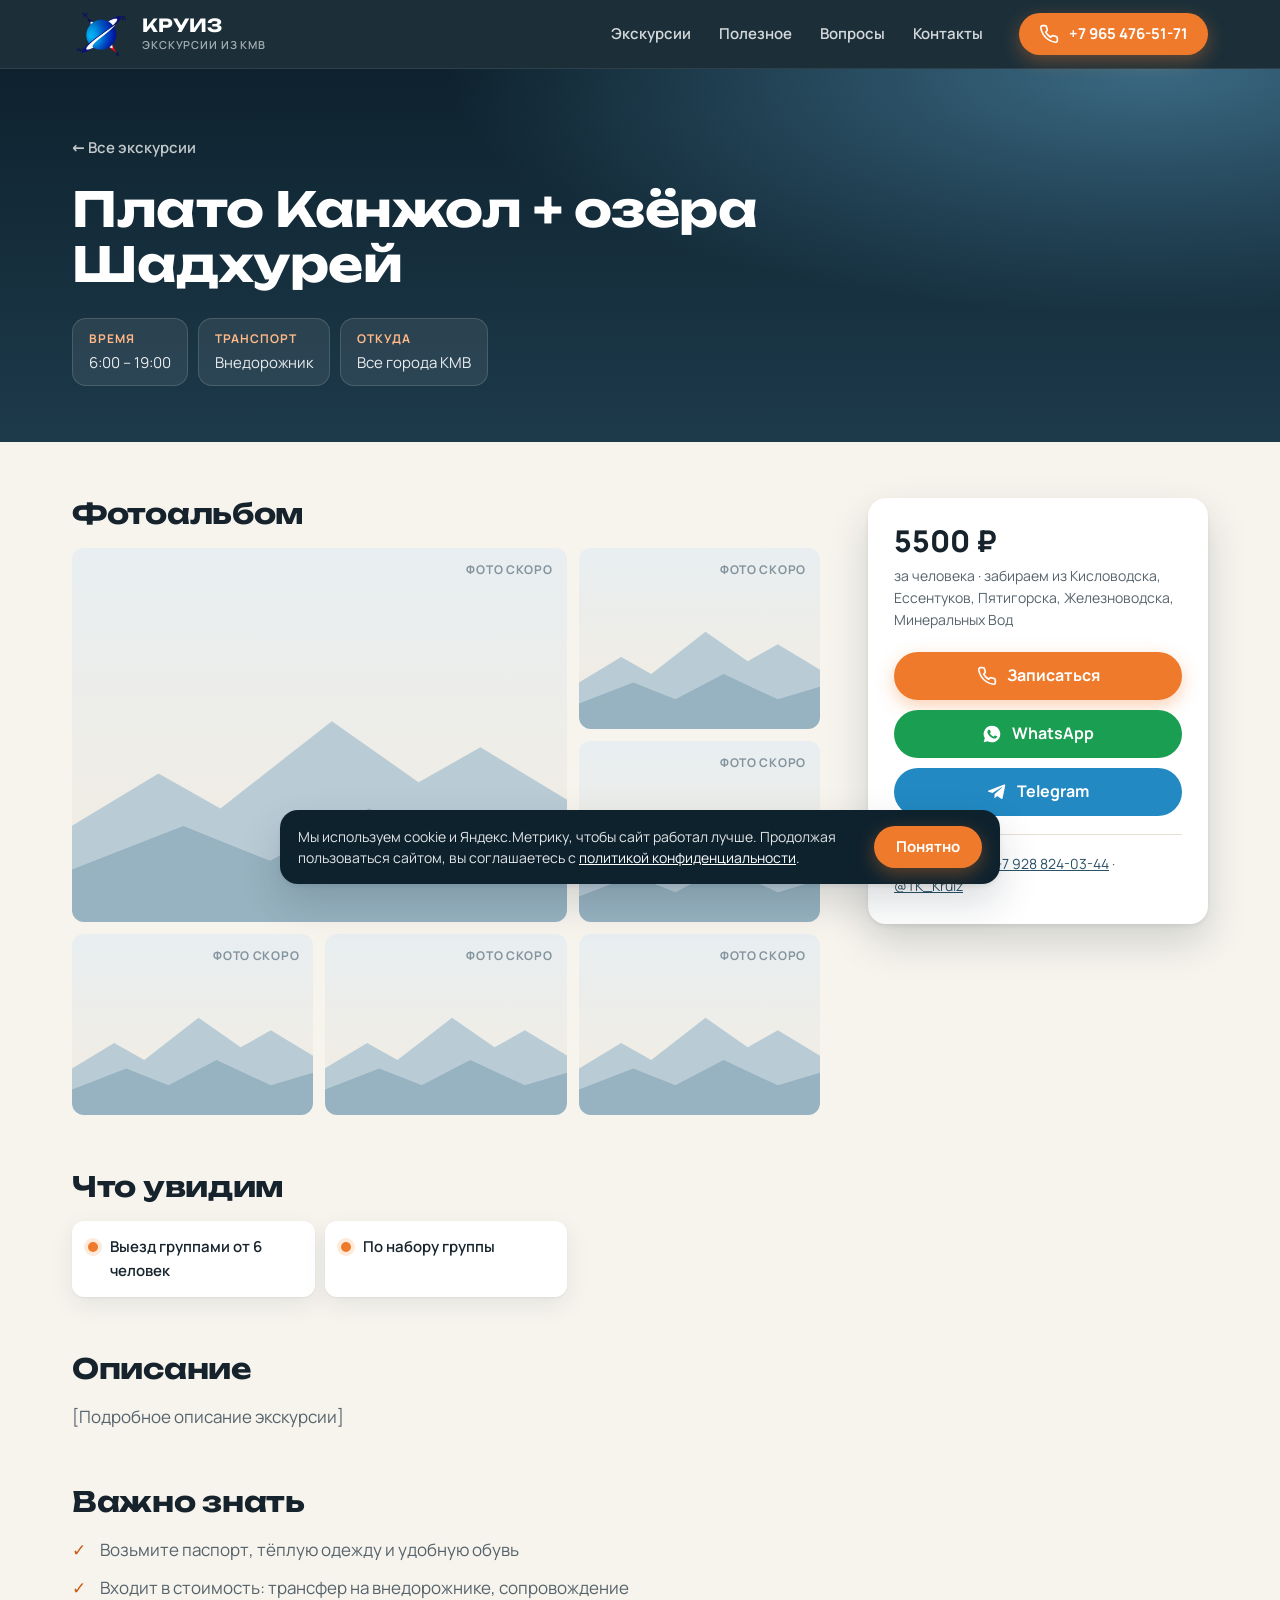
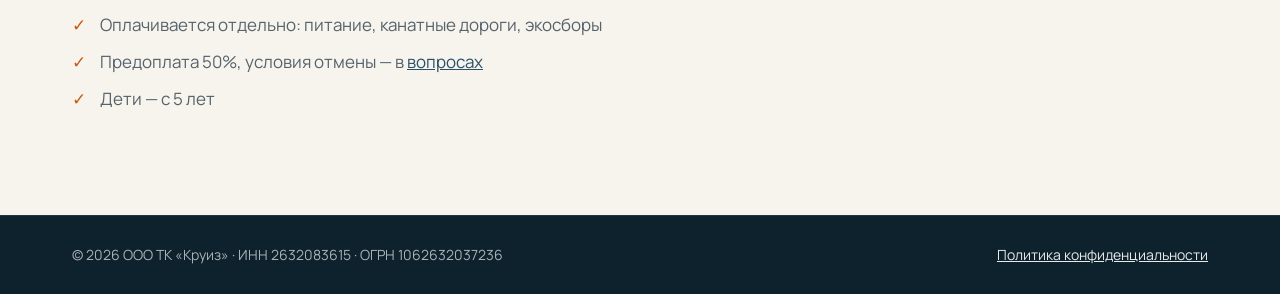
<file: tours/kanzhol.html>
<!doctype html>
<html lang="ru">
<head>
<meta charset="utf-8">
<meta http-equiv="Content-Security-Policy" content="default-src 'self'; script-src 'self' https://mc.yandex.ru https://mc.yandex.com https://yastatic.net; style-src 'self'; img-src 'self' data: https://mc.yandex.ru https://mc.yandex.com; font-src 'self'; connect-src 'self' https://mc.yandex.ru https://mc.yandex.com; frame-src blob: https://mc.yandex.ru https://mc.yandex.com; child-src blob: https://mc.yandex.ru https://mc.yandex.com; object-src 'none'; base-uri 'self'; form-action 'self'; upgrade-insecure-requests">
<meta name="referrer" content="strict-origin-when-cross-origin">
<meta name="viewport" content="width=device-width, initial-scale=1">
<meta name="theme-color" content="#0e222e">
<title>Плато Канжол + озёра Шадхурей — экскурсия из Кисловодска и КМВ | ТК «Круиз»</title>
<meta name="description" content="Плато Канжол + озёра Шадхурей: Выезд группами от 6 человек, по набору группы.">
<link rel="preload" href="../fonts/unbounded-cyrillic-wght-normal.woff2" as="font" type="font/woff2" crossorigin>
<link rel="preload" href="../fonts/manrope-cyrillic-wght-normal.woff2" as="font" type="font/woff2" crossorigin>
<link rel="icon" type="image/png" href="../images/favicon.png?v=2">
<link rel="apple-touch-icon" href="../images/apple-touch-icon.png">
<link rel="stylesheet" href="../style.css">
</head>
<body>
<header class="site-header">
  <div class="wrap nav-bar">
    <a class="logo" href="../index.html"><img src="../images/logo.png?v=2" alt="" width="60" height="52"><span><b>КРУИЗ</b><small>Экскурсии из КМВ</small></span></a>
    <nav class="nav" aria-label="Основное меню"><a href="../index.html#tours">Экскурсии</a><a href="../index.html#info">Полезное</a><a href="../index.html#faq">Вопросы</a><a href="../index.html#contacts">Контакты</a></nav>
    <a class="btn btn-primary header-call" href="tel:+79654765171" aria-label="Позвонить"><svg viewBox="0 0 24 24" fill="none" stroke="currentColor" stroke-width="2" stroke-linecap="round" stroke-linejoin="round" aria-hidden="true"><path d="M22 16.9v3a2 2 0 0 1-2.2 2 19.8 19.8 0 0 1-8.6-3.1 19.5 19.5 0 0 1-6-6A19.8 19.8 0 0 1 2.1 4.2 2 2 0 0 1 4.1 2h3a2 2 0 0 1 2 1.7c.1.9.4 1.8.7 2.7a2 2 0 0 1-.5 2.1L8 9.8a16 16 0 0 0 6 6l1.3-1.3a2 2 0 0 1 2.1-.4c.9.3 1.8.6 2.7.7a2 2 0 0 1 1.7 2z"/></svg><span>+7 965 476-51-71</span></a>
  </div>
</header>

<main>
  <section class="tour-hero">
    <div class="wrap">
      <a class="back" href="../index.html#tours">← Все экскурсии</a>
      <h1>Плато Канжол + озёра Шадхурей</h1>
      <ul class="facts">
        <li><b>Время</b>6:00 – 19:00</li>
        <li><b>Транспорт</b>Внедорожник</li>
        <li><b>Откуда</b>Все города КМВ</li>
      </ul>
    </div>
  </section>

  <div class="wrap tour-layout">
    <div class="tour-main">
      <section>
        <h2>Фотоальбом</h2>
        <div class="gallery">
        <div class="ph">Фото скоро</div>
        <div class="ph">Фото скоро</div>
        <div class="ph">Фото скоро</div>
        <div class="ph">Фото скоро</div>
        <div class="ph">Фото скоро</div>
        <div class="ph">Фото скоро</div>
        </div>
      </section>
      <section>
        <h2>Что увидим</h2>
        <ul class="sights">
      <li>Выезд группами от 6 человек</li>
      <li>По набору группы</li>
        </ul>
      </section>
      <section>
        <h2>Описание</h2>
        <p class="prose">[Подробное описание экскурсии]</p>
      </section>
      <section>
        <h2>Важно знать</h2>
        <ul class="checklist">
          <li>Возьмите паспорт, тёплую одежду и удобную обувь</li>
          <li>Входит в стоимость: трансфер на внедорожнике, сопровождение</li>
          <li>Оплачивается отдельно: питание, канатные дороги, экосборы</li>
          <li>Предоплата 50%, условия отмены — в <a href="../index.html#faq">вопросах</a></li>
          <li>Дети — с 5 лет</li>
        </ul>
      </section>
    </div>

    <aside class="book-card" aria-label="Запись на экскурсию">
      <div class="price-big">5500 ₽</div>
      <p>за человека · забираем из Кисловодска, Ессентуков, Пятигорска, Железноводска, Минеральных Вод</p>
      <a class="btn btn-primary" href="tel:+79654765171"><svg viewBox="0 0 24 24" fill="none" stroke="currentColor" stroke-width="2" stroke-linecap="round" stroke-linejoin="round" aria-hidden="true"><path d="M22 16.9v3a2 2 0 0 1-2.2 2 19.8 19.8 0 0 1-8.6-3.1 19.5 19.5 0 0 1-6-6A19.8 19.8 0 0 1 2.1 4.2 2 2 0 0 1 4.1 2h3a2 2 0 0 1 2 1.7c.1.9.4 1.8.7 2.7a2 2 0 0 1-.5 2.1L8 9.8a16 16 0 0 0 6 6l1.3-1.3a2 2 0 0 1 2.1-.4c.9.3 1.8.6 2.7.7a2 2 0 0 1 1.7 2z"/></svg>Записаться</a>
      <a class="btn btn-wa" href="https://wa.me/79654765171"><svg viewBox="0 0 24 24" fill="currentColor" aria-hidden="true"><path d="M12 2a10 10 0 0 0-8.6 15.1L2 22l5-1.3A10 10 0 1 0 12 2zm5.3 14.1c-.2.6-1.3 1.2-1.8 1.3-.5.1-1 .1-1.7-.1-.4-.1-.9-.3-1.5-.6a12 12 0 0 1-4.7-4.1c-.4-.5-1.1-1.6-1.1-3s.7-2.1 1-2.4c.3-.3.6-.4.8-.4h.6c.2 0 .4 0 .6.5l.9 2.1c.1.2.1.4 0 .5l-.3.5-.4.5c-.1.1-.3.3-.1.6.2.3.8 1.3 1.7 2.1 1.2 1 2.1 1.4 2.4 1.5.3.1.5.1.6-.1l.9-1c.2-.3.4-.2.6-.1l2 .9c.3.1.5.2.5.3.1.1.1.6-.1 1.2z"/></svg>WhatsApp</a>
      <a class="btn btn-tg" href="https://t.me/deniskruizkmv_ljeeptours"><svg viewBox="0 0 24 24" fill="currentColor" aria-hidden="true"><path d="M21.9 4.3 18.7 19.4c-.2 1-.9 1.3-1.7.8l-4.8-3.5-2.3 2.2c-.3.3-.5.5-1 .5l.3-4.9 8.9-8c.4-.3-.1-.5-.6-.2L6.5 13.2l-4.7-1.5c-1-.3-1-1 .2-1.5L20.5 3c.9-.3 1.6.2 1.4 1.3z"/></svg>Telegram</a>
      <p class="alt">Второй номер: <a href="tel:+79288240344">+7 928 824-03-44</a> · <a href="https://t.me/TK_Kruiz">@TK_Kruiz</a></p>
    </aside>
  </div>
</main>

<footer class="site-footer">
  <div class="wrap">
    <p>© 2026 ООО ТК «Круиз» · ИНН 2632083615 · ОГРН 1062632037236</p>
    <p><a href="../privacy.html">Политика конфиденциальности</a></p>
  </div>
</footer>
<script src="../site.js" data-root="../" defer></script>
<noscript><div><img class="ym-pixel" src="https://mc.yandex.ru/watch/113659866" alt=""></div></noscript>
</body>
</html>
</file>
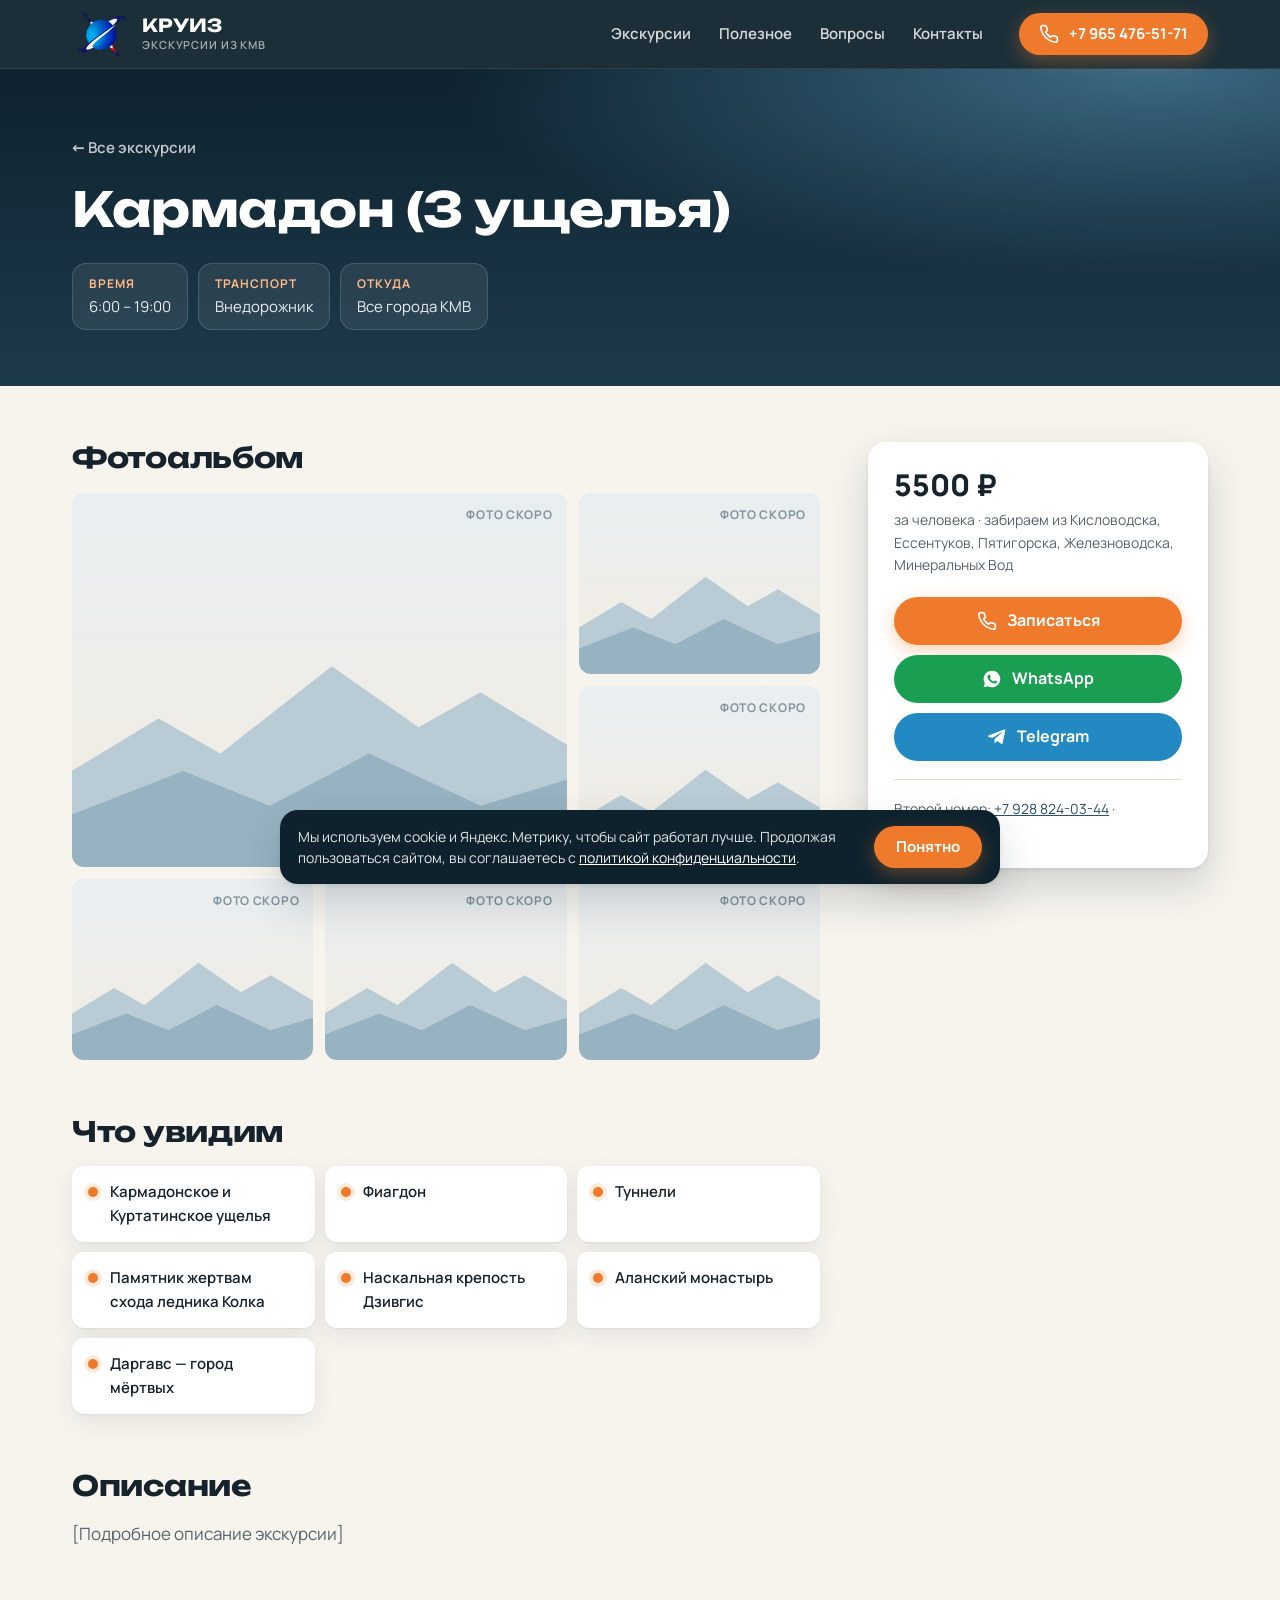
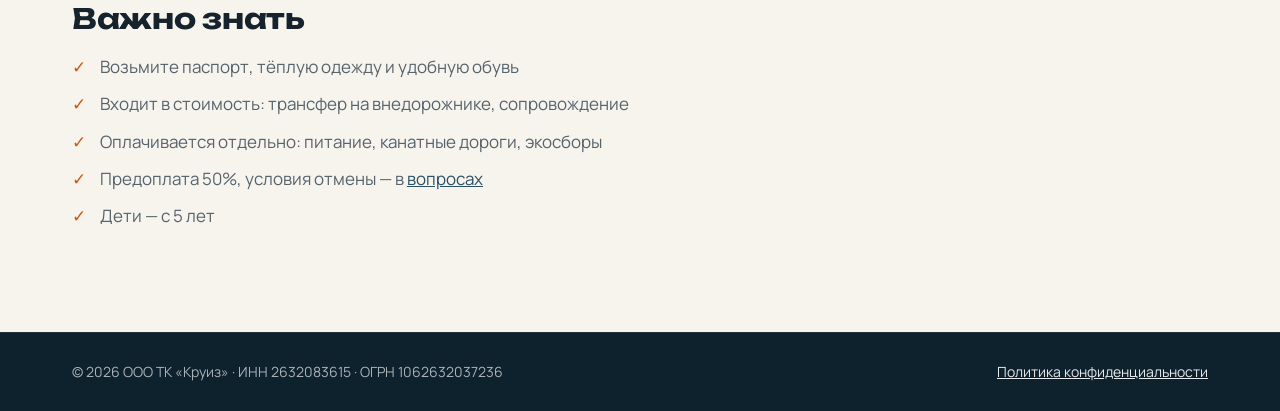
<file: tours/karmadon.html>
<!doctype html>
<html lang="ru">
<head>
<meta charset="utf-8">
<meta http-equiv="Content-Security-Policy" content="default-src 'self'; script-src 'self' https://mc.yandex.ru https://mc.yandex.com https://yastatic.net; style-src 'self'; img-src 'self' data: https://mc.yandex.ru https://mc.yandex.com; font-src 'self'; connect-src 'self' https://mc.yandex.ru https://mc.yandex.com; frame-src blob: https://mc.yandex.ru https://mc.yandex.com; child-src blob: https://mc.yandex.ru https://mc.yandex.com; object-src 'none'; base-uri 'self'; form-action 'self'; upgrade-insecure-requests">
<meta name="referrer" content="strict-origin-when-cross-origin">
<meta name="viewport" content="width=device-width, initial-scale=1">
<meta name="theme-color" content="#0e222e">
<title>Кармадон (3 ущелья) — экскурсия из Кисловодска и КМВ | ТК «Круиз»</title>
<meta name="description" content="Кармадон (3 ущелья): Кармадонское и Куртатинское ущелья, Фиагдон, туннели, памятник жертвам схода ледника Колка, наскальная крепость Дзивгис, Аланский монастырь, Даргавс — город мёртвых.">
<link rel="preload" href="../fonts/unbounded-cyrillic-wght-normal.woff2" as="font" type="font/woff2" crossorigin>
<link rel="preload" href="../fonts/manrope-cyrillic-wght-normal.woff2" as="font" type="font/woff2" crossorigin>
<link rel="icon" type="image/png" href="../images/favicon.png?v=2">
<link rel="apple-touch-icon" href="../images/apple-touch-icon.png">
<link rel="stylesheet" href="../style.css">
</head>
<body>
<header class="site-header">
  <div class="wrap nav-bar">
    <a class="logo" href="../index.html"><img src="../images/logo.png?v=2" alt="" width="60" height="52"><span><b>КРУИЗ</b><small>Экскурсии из КМВ</small></span></a>
    <nav class="nav" aria-label="Основное меню"><a href="../index.html#tours">Экскурсии</a><a href="../index.html#info">Полезное</a><a href="../index.html#faq">Вопросы</a><a href="../index.html#contacts">Контакты</a></nav>
    <a class="btn btn-primary header-call" href="tel:+79654765171" aria-label="Позвонить"><svg viewBox="0 0 24 24" fill="none" stroke="currentColor" stroke-width="2" stroke-linecap="round" stroke-linejoin="round" aria-hidden="true"><path d="M22 16.9v3a2 2 0 0 1-2.2 2 19.8 19.8 0 0 1-8.6-3.1 19.5 19.5 0 0 1-6-6A19.8 19.8 0 0 1 2.1 4.2 2 2 0 0 1 4.1 2h3a2 2 0 0 1 2 1.7c.1.9.4 1.8.7 2.7a2 2 0 0 1-.5 2.1L8 9.8a16 16 0 0 0 6 6l1.3-1.3a2 2 0 0 1 2.1-.4c.9.3 1.8.6 2.7.7a2 2 0 0 1 1.7 2z"/></svg><span>+7 965 476-51-71</span></a>
  </div>
</header>

<main>
  <section class="tour-hero">
    <div class="wrap">
      <a class="back" href="../index.html#tours">← Все экскурсии</a>
      <h1>Кармадон (3 ущелья)</h1>
      <ul class="facts">
        <li><b>Время</b>6:00 – 19:00</li>
        <li><b>Транспорт</b>Внедорожник</li>
        <li><b>Откуда</b>Все города КМВ</li>
      </ul>
    </div>
  </section>

  <div class="wrap tour-layout">
    <div class="tour-main">
      <section>
        <h2>Фотоальбом</h2>
        <div class="gallery">
        <div class="ph">Фото скоро</div>
        <div class="ph">Фото скоро</div>
        <div class="ph">Фото скоро</div>
        <div class="ph">Фото скоро</div>
        <div class="ph">Фото скоро</div>
        <div class="ph">Фото скоро</div>
        </div>
      </section>
      <section>
        <h2>Что увидим</h2>
        <ul class="sights">
      <li>Кармадонское и Куртатинское ущелья</li>
      <li>Фиагдон</li>
      <li>Туннели</li>
      <li>Памятник жертвам схода ледника Колка</li>
      <li>Наскальная крепость Дзивгис</li>
      <li>Аланский монастырь</li>
      <li>Даргавс — город мёртвых</li>
        </ul>
      </section>
      <section>
        <h2>Описание</h2>
        <p class="prose">[Подробное описание экскурсии]</p>
      </section>
      <section>
        <h2>Важно знать</h2>
        <ul class="checklist">
          <li>Возьмите паспорт, тёплую одежду и удобную обувь</li>
          <li>Входит в стоимость: трансфер на внедорожнике, сопровождение</li>
          <li>Оплачивается отдельно: питание, канатные дороги, экосборы</li>
          <li>Предоплата 50%, условия отмены — в <a href="../index.html#faq">вопросах</a></li>
          <li>Дети — с 5 лет</li>
        </ul>
      </section>
    </div>

    <aside class="book-card" aria-label="Запись на экскурсию">
      <div class="price-big">5500 ₽</div>
      <p>за человека · забираем из Кисловодска, Ессентуков, Пятигорска, Железноводска, Минеральных Вод</p>
      <a class="btn btn-primary" href="tel:+79654765171"><svg viewBox="0 0 24 24" fill="none" stroke="currentColor" stroke-width="2" stroke-linecap="round" stroke-linejoin="round" aria-hidden="true"><path d="M22 16.9v3a2 2 0 0 1-2.2 2 19.8 19.8 0 0 1-8.6-3.1 19.5 19.5 0 0 1-6-6A19.8 19.8 0 0 1 2.1 4.2 2 2 0 0 1 4.1 2h3a2 2 0 0 1 2 1.7c.1.9.4 1.8.7 2.7a2 2 0 0 1-.5 2.1L8 9.8a16 16 0 0 0 6 6l1.3-1.3a2 2 0 0 1 2.1-.4c.9.3 1.8.6 2.7.7a2 2 0 0 1 1.7 2z"/></svg>Записаться</a>
      <a class="btn btn-wa" href="https://wa.me/79654765171"><svg viewBox="0 0 24 24" fill="currentColor" aria-hidden="true"><path d="M12 2a10 10 0 0 0-8.6 15.1L2 22l5-1.3A10 10 0 1 0 12 2zm5.3 14.1c-.2.6-1.3 1.2-1.8 1.3-.5.1-1 .1-1.7-.1-.4-.1-.9-.3-1.5-.6a12 12 0 0 1-4.7-4.1c-.4-.5-1.1-1.6-1.1-3s.7-2.1 1-2.4c.3-.3.6-.4.8-.4h.6c.2 0 .4 0 .6.5l.9 2.1c.1.2.1.4 0 .5l-.3.5-.4.5c-.1.1-.3.3-.1.6.2.3.8 1.3 1.7 2.1 1.2 1 2.1 1.4 2.4 1.5.3.1.5.1.6-.1l.9-1c.2-.3.4-.2.6-.1l2 .9c.3.1.5.2.5.3.1.1.1.6-.1 1.2z"/></svg>WhatsApp</a>
      <a class="btn btn-tg" href="https://t.me/deniskruizkmv_ljeeptours"><svg viewBox="0 0 24 24" fill="currentColor" aria-hidden="true"><path d="M21.9 4.3 18.7 19.4c-.2 1-.9 1.3-1.7.8l-4.8-3.5-2.3 2.2c-.3.3-.5.5-1 .5l.3-4.9 8.9-8c.4-.3-.1-.5-.6-.2L6.5 13.2l-4.7-1.5c-1-.3-1-1 .2-1.5L20.5 3c.9-.3 1.6.2 1.4 1.3z"/></svg>Telegram</a>
      <p class="alt">Второй номер: <a href="tel:+79288240344">+7 928 824-03-44</a> · <a href="https://t.me/TK_Kruiz">@TK_Kruiz</a></p>
    </aside>
  </div>
</main>

<footer class="site-footer">
  <div class="wrap">
    <p>© 2026 ООО ТК «Круиз» · ИНН 2632083615 · ОГРН 1062632037236</p>
    <p><a href="../privacy.html">Политика конфиденциальности</a></p>
  </div>
</footer>
<script src="../site.js" data-root="../" defer></script>
<noscript><div><img class="ym-pixel" src="https://mc.yandex.ru/watch/113659866" alt=""></div></noscript>
</body>
</html>
</file>
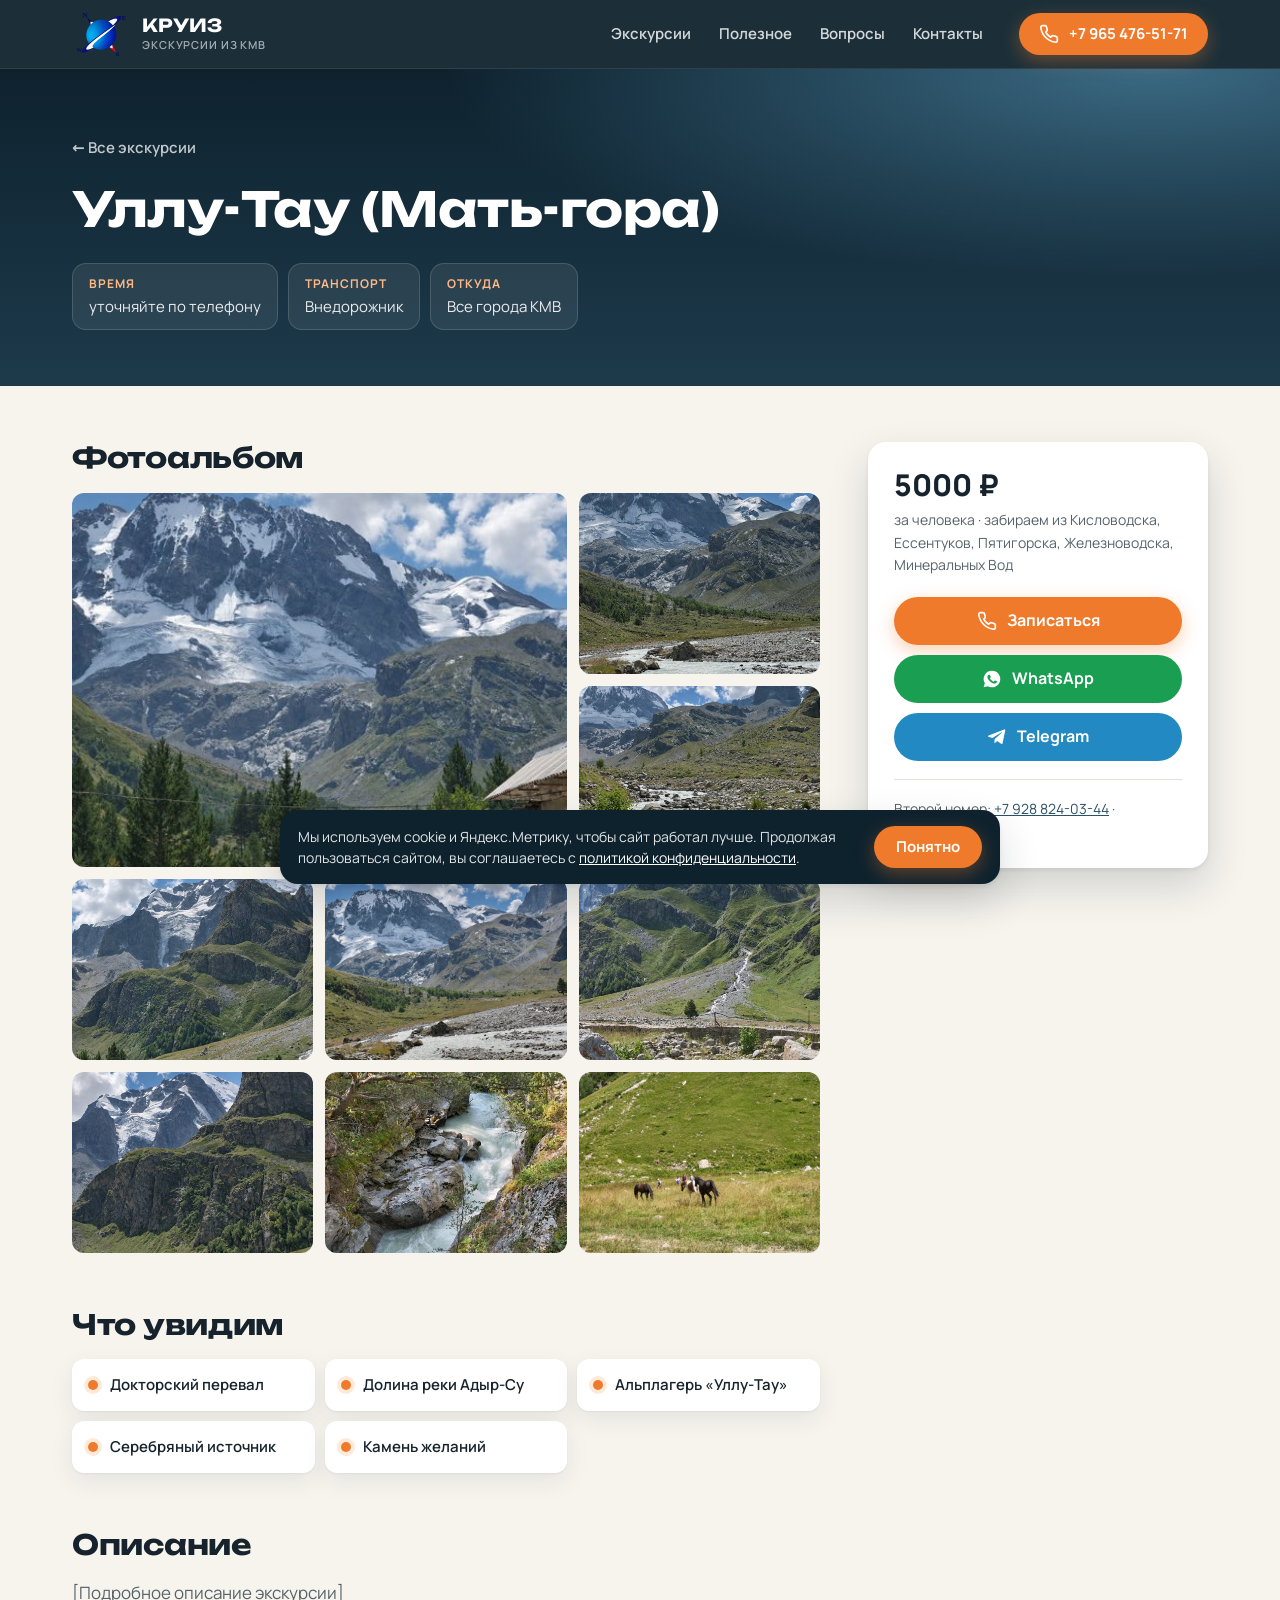
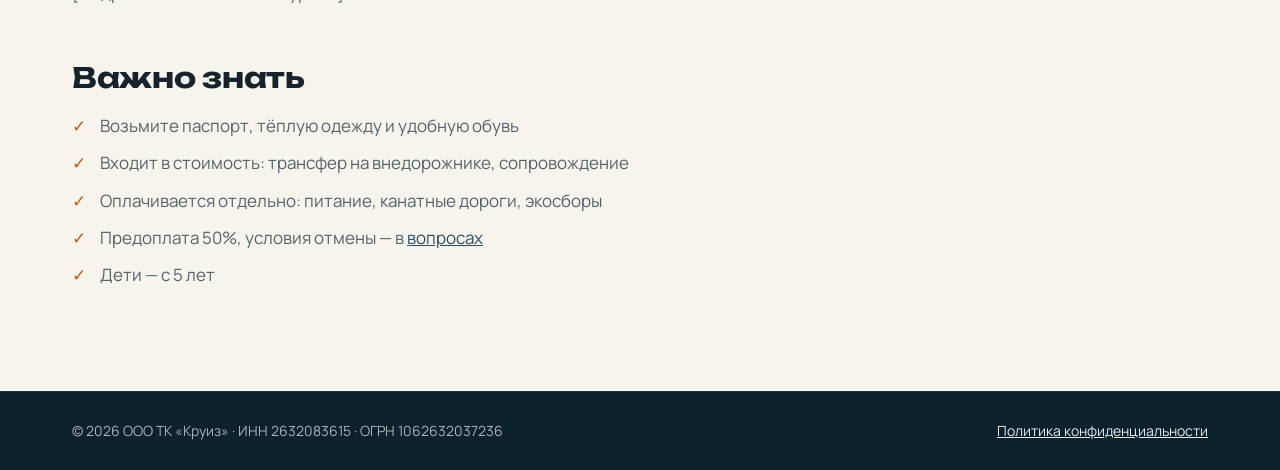
<file: tours/ullu-tau.html>
<!doctype html>
<html lang="ru">
<head>
<meta charset="utf-8">
<meta http-equiv="Content-Security-Policy" content="default-src 'self'; script-src 'self' https://mc.yandex.ru https://mc.yandex.com https://yastatic.net; style-src 'self'; img-src 'self' data: https://mc.yandex.ru https://mc.yandex.com; font-src 'self'; connect-src 'self' https://mc.yandex.ru https://mc.yandex.com; frame-src blob: https://mc.yandex.ru https://mc.yandex.com; child-src blob: https://mc.yandex.ru https://mc.yandex.com; object-src 'none'; base-uri 'self'; form-action 'self'; upgrade-insecure-requests">
<meta name="referrer" content="strict-origin-when-cross-origin">
<meta name="viewport" content="width=device-width, initial-scale=1">
<meta name="theme-color" content="#0e222e">
<title>Уллу-Тау (Мать-гора) — экскурсия из Кисловодска и КМВ | ТК «Круиз»</title>
<meta name="description" content="Уллу-Тау (Мать-гора): Докторский перевал, долина реки Адыр-Су, альплагерь «Уллу-Тау», Серебряный источник, Камень желаний.">
<link rel="preload" href="../fonts/unbounded-cyrillic-wght-normal.woff2" as="font" type="font/woff2" crossorigin>
<link rel="preload" href="../fonts/manrope-cyrillic-wght-normal.woff2" as="font" type="font/woff2" crossorigin>
<link rel="icon" type="image/png" href="../images/favicon.png?v=2">
<link rel="apple-touch-icon" href="../images/apple-touch-icon.png">
<link rel="stylesheet" href="../style.css">
</head>
<body>
<header class="site-header">
  <div class="wrap nav-bar">
    <a class="logo" href="../index.html"><img src="../images/logo.png?v=2" alt="" width="60" height="52"><span><b>КРУИЗ</b><small>Экскурсии из КМВ</small></span></a>
    <nav class="nav" aria-label="Основное меню"><a href="../index.html#tours">Экскурсии</a><a href="../index.html#info">Полезное</a><a href="../index.html#faq">Вопросы</a><a href="../index.html#contacts">Контакты</a></nav>
    <a class="btn btn-primary header-call" href="tel:+79654765171" aria-label="Позвонить"><svg viewBox="0 0 24 24" fill="none" stroke="currentColor" stroke-width="2" stroke-linecap="round" stroke-linejoin="round" aria-hidden="true"><path d="M22 16.9v3a2 2 0 0 1-2.2 2 19.8 19.8 0 0 1-8.6-3.1 19.5 19.5 0 0 1-6-6A19.8 19.8 0 0 1 2.1 4.2 2 2 0 0 1 4.1 2h3a2 2 0 0 1 2 1.7c.1.9.4 1.8.7 2.7a2 2 0 0 1-.5 2.1L8 9.8a16 16 0 0 0 6 6l1.3-1.3a2 2 0 0 1 2.1-.4c.9.3 1.8.6 2.7.7a2 2 0 0 1 1.7 2z"/></svg><span>+7 965 476-51-71</span></a>
  </div>
</header>

<main>
  <section class="tour-hero">
    <div class="wrap">
      <a class="back" href="../index.html#tours">← Все экскурсии</a>
      <h1>Уллу-Тау (Мать-гора)</h1>
      <ul class="facts">
        <li><b>Время</b>уточняйте по телефону</li>
        <li><b>Транспорт</b>Внедорожник</li>
        <li><b>Откуда</b>Все города КМВ</li>
      </ul>
    </div>
  </section>

  <div class="wrap tour-layout">
    <div class="tour-main">
      <section>
        <h2>Фотоальбом</h2>
        <div class="gallery">
          <a href="../images/ullu-tau/1.jpg"><img src="../images/ullu-tau/1-s.jpg" alt="Ледники Уллу-Тау над сосновым лесом" width="480" height="640" loading="eager"></a>
          <a href="../images/ullu-tau/2.jpg"><img src="../images/ullu-tau/2-s.jpg" alt="Ледник и горная река в долине Адыр-Су" width="480" height="640" loading="lazy"></a>
          <a href="../images/ullu-tau/3.jpg"><img src="../images/ullu-tau/3-s.jpg" alt="Горная река среди камней под снежными вершинами" width="480" height="640" loading="lazy"></a>
          <a href="../images/ullu-tau/4.jpg"><img src="../images/ullu-tau/4-s.jpg" alt="Снежная вершина над зелёными склонами" width="480" height="640" loading="lazy"></a>
          <a href="../images/ullu-tau/5.jpg"><img src="../images/ullu-tau/5-s.jpg" alt="Панорама ледников и долины Адыр-Су" width="640" height="480" loading="lazy"></a>
          <a href="../images/ullu-tau/6.jpg"><img src="../images/ullu-tau/6-s.jpg" alt="Ручей стекает со склона к долине" width="480" height="640" loading="lazy"></a>
          <a href="../images/ullu-tau/7.jpg"><img src="../images/ullu-tau/7-s.jpg" alt="Скалистый гребень и ледник над лугом" width="480" height="640" loading="lazy"></a>
          <a href="../images/ullu-tau/8.jpg"><img src="../images/ullu-tau/8-s.jpg" alt="Бурная река в скалистом ущелье" width="480" height="640" loading="lazy"></a>
          <a href="../images/ullu-tau/9.jpg"><img src="../images/ullu-tau/9-s.jpg" alt="Лошади пасутся на горном лугу" width="640" height="480" loading="lazy"></a>
        </div>
      </section>
      <section>
        <h2>Что увидим</h2>
        <ul class="sights">
      <li>Докторский перевал</li>
      <li>Долина реки Адыр-Су</li>
      <li>Альплагерь «Уллу-Тау»</li>
      <li>Серебряный источник</li>
      <li>Камень желаний</li>
        </ul>
      </section>
      <section>
        <h2>Описание</h2>
        <p class="prose">[Подробное описание экскурсии]</p>
      </section>
      <section>
        <h2>Важно знать</h2>
        <ul class="checklist">
          <li>Возьмите паспорт, тёплую одежду и удобную обувь</li>
          <li>Входит в стоимость: трансфер на внедорожнике, сопровождение</li>
          <li>Оплачивается отдельно: питание, канатные дороги, экосборы</li>
          <li>Предоплата 50%, условия отмены — в <a href="../index.html#faq">вопросах</a></li>
          <li>Дети — с 5 лет</li>
        </ul>
      </section>
    </div>

    <aside class="book-card" aria-label="Запись на экскурсию">
      <div class="price-big">5000 ₽</div>
      <p>за человека · забираем из Кисловодска, Ессентуков, Пятигорска, Железноводска, Минеральных Вод</p>
      <a class="btn btn-primary" href="tel:+79654765171"><svg viewBox="0 0 24 24" fill="none" stroke="currentColor" stroke-width="2" stroke-linecap="round" stroke-linejoin="round" aria-hidden="true"><path d="M22 16.9v3a2 2 0 0 1-2.2 2 19.8 19.8 0 0 1-8.6-3.1 19.5 19.5 0 0 1-6-6A19.8 19.8 0 0 1 2.1 4.2 2 2 0 0 1 4.1 2h3a2 2 0 0 1 2 1.7c.1.9.4 1.8.7 2.7a2 2 0 0 1-.5 2.1L8 9.8a16 16 0 0 0 6 6l1.3-1.3a2 2 0 0 1 2.1-.4c.9.3 1.8.6 2.7.7a2 2 0 0 1 1.7 2z"/></svg>Записаться</a>
      <a class="btn btn-wa" href="https://wa.me/79654765171"><svg viewBox="0 0 24 24" fill="currentColor" aria-hidden="true"><path d="M12 2a10 10 0 0 0-8.6 15.1L2 22l5-1.3A10 10 0 1 0 12 2zm5.3 14.1c-.2.6-1.3 1.2-1.8 1.3-.5.1-1 .1-1.7-.1-.4-.1-.9-.3-1.5-.6a12 12 0 0 1-4.7-4.1c-.4-.5-1.1-1.6-1.1-3s.7-2.1 1-2.4c.3-.3.6-.4.8-.4h.6c.2 0 .4 0 .6.5l.9 2.1c.1.2.1.4 0 .5l-.3.5-.4.5c-.1.1-.3.3-.1.6.2.3.8 1.3 1.7 2.1 1.2 1 2.1 1.4 2.4 1.5.3.1.5.1.6-.1l.9-1c.2-.3.4-.2.6-.1l2 .9c.3.1.5.2.5.3.1.1.1.6-.1 1.2z"/></svg>WhatsApp</a>
      <a class="btn btn-tg" href="https://t.me/deniskruizkmv_ljeeptours"><svg viewBox="0 0 24 24" fill="currentColor" aria-hidden="true"><path d="M21.9 4.3 18.7 19.4c-.2 1-.9 1.3-1.7.8l-4.8-3.5-2.3 2.2c-.3.3-.5.5-1 .5l.3-4.9 8.9-8c.4-.3-.1-.5-.6-.2L6.5 13.2l-4.7-1.5c-1-.3-1-1 .2-1.5L20.5 3c.9-.3 1.6.2 1.4 1.3z"/></svg>Telegram</a>
      <p class="alt">Второй номер: <a href="tel:+79288240344">+7 928 824-03-44</a> · <a href="https://t.me/TK_Kruiz">@TK_Kruiz</a></p>
    </aside>
  </div>
</main>

<footer class="site-footer">
  <div class="wrap">
    <p>© 2026 ООО ТК «Круиз» · ИНН 2632083615 · ОГРН 1062632037236</p>
    <p><a href="../privacy.html">Политика конфиденциальности</a></p>
  </div>
</footer>
<script src="../site.js" data-root="../" defer></script>
<noscript><div><img class="ym-pixel" src="https://mc.yandex.ru/watch/113659866" alt=""></div></noscript>
<script src="../gallery.js" defer></script>
</body>
</html>
</file>
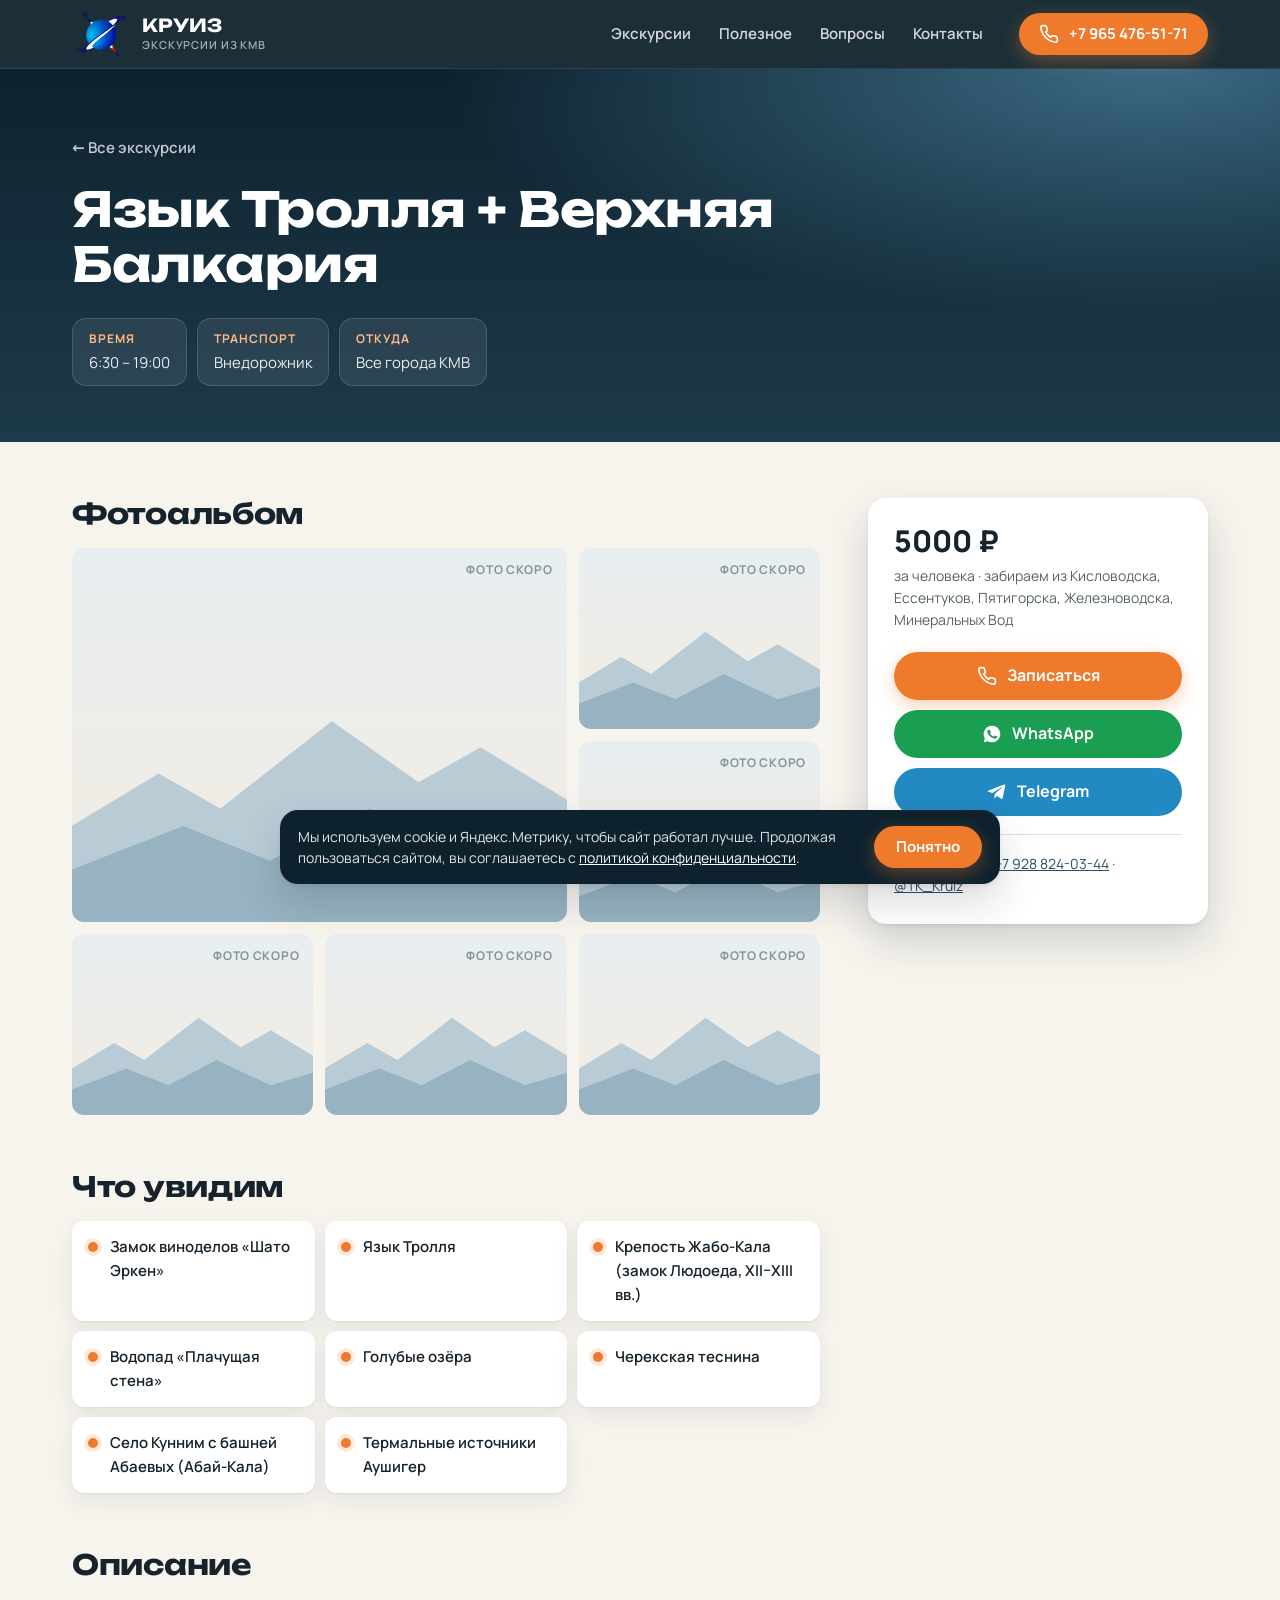
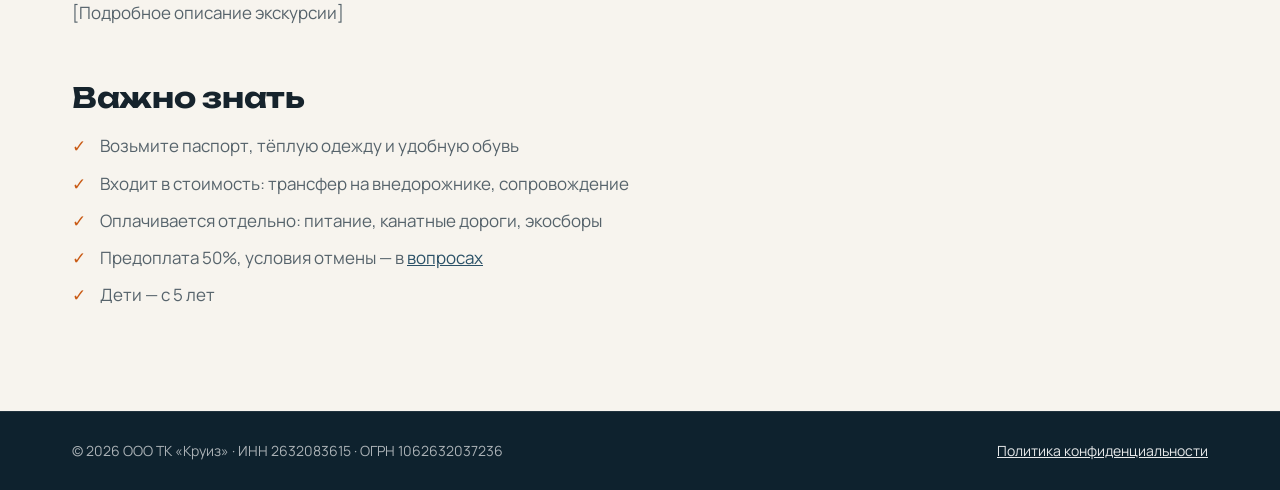
<file: tours/yazyk-trollya.html>
<!doctype html>
<html lang="ru">
<head>
<meta charset="utf-8">
<meta http-equiv="Content-Security-Policy" content="default-src 'self'; script-src 'self' https://mc.yandex.ru https://mc.yandex.com https://yastatic.net; style-src 'self'; img-src 'self' data: https://mc.yandex.ru https://mc.yandex.com; font-src 'self'; connect-src 'self' https://mc.yandex.ru https://mc.yandex.com; frame-src blob: https://mc.yandex.ru https://mc.yandex.com; child-src blob: https://mc.yandex.ru https://mc.yandex.com; object-src 'none'; base-uri 'self'; form-action 'self'; upgrade-insecure-requests">
<meta name="referrer" content="strict-origin-when-cross-origin">
<meta name="viewport" content="width=device-width, initial-scale=1">
<meta name="theme-color" content="#0e222e">
<title>Язык Тролля + Верхняя Балкария — экскурсия из Кисловодска и КМВ | ТК «Круиз»</title>
<meta name="description" content="Язык Тролля + Верхняя Балкария: Замок виноделов «Шато Эркен», Язык Тролля, крепость Жабо-Кала (замок Людоеда, XII–XIII вв.), водопад «Плачущая стена», Голубые озёра, Черекская теснина, село Кунним с башней Абаевых (Абай-Кала), термальные источники Аушигер.">
<link rel="preload" href="../fonts/unbounded-cyrillic-wght-normal.woff2" as="font" type="font/woff2" crossorigin>
<link rel="preload" href="../fonts/manrope-cyrillic-wght-normal.woff2" as="font" type="font/woff2" crossorigin>
<link rel="icon" type="image/png" href="../images/favicon.png?v=2">
<link rel="apple-touch-icon" href="../images/apple-touch-icon.png">
<link rel="stylesheet" href="../style.css">
</head>
<body>
<header class="site-header">
  <div class="wrap nav-bar">
    <a class="logo" href="../index.html"><img src="../images/logo.png?v=2" alt="" width="60" height="52"><span><b>КРУИЗ</b><small>Экскурсии из КМВ</small></span></a>
    <nav class="nav" aria-label="Основное меню"><a href="../index.html#tours">Экскурсии</a><a href="../index.html#info">Полезное</a><a href="../index.html#faq">Вопросы</a><a href="../index.html#contacts">Контакты</a></nav>
    <a class="btn btn-primary header-call" href="tel:+79654765171" aria-label="Позвонить"><svg viewBox="0 0 24 24" fill="none" stroke="currentColor" stroke-width="2" stroke-linecap="round" stroke-linejoin="round" aria-hidden="true"><path d="M22 16.9v3a2 2 0 0 1-2.2 2 19.8 19.8 0 0 1-8.6-3.1 19.5 19.5 0 0 1-6-6A19.8 19.8 0 0 1 2.1 4.2 2 2 0 0 1 4.1 2h3a2 2 0 0 1 2 1.7c.1.9.4 1.8.7 2.7a2 2 0 0 1-.5 2.1L8 9.8a16 16 0 0 0 6 6l1.3-1.3a2 2 0 0 1 2.1-.4c.9.3 1.8.6 2.7.7a2 2 0 0 1 1.7 2z"/></svg><span>+7 965 476-51-71</span></a>
  </div>
</header>

<main>
  <section class="tour-hero">
    <div class="wrap">
      <a class="back" href="../index.html#tours">← Все экскурсии</a>
      <h1>Язык Тролля + Верхняя Балкария</h1>
      <ul class="facts">
        <li><b>Время</b>6:30 – 19:00</li>
        <li><b>Транспорт</b>Внедорожник</li>
        <li><b>Откуда</b>Все города КМВ</li>
      </ul>
    </div>
  </section>

  <div class="wrap tour-layout">
    <div class="tour-main">
      <section>
        <h2>Фотоальбом</h2>
        <div class="gallery">
        <div class="ph">Фото скоро</div>
        <div class="ph">Фото скоро</div>
        <div class="ph">Фото скоро</div>
        <div class="ph">Фото скоро</div>
        <div class="ph">Фото скоро</div>
        <div class="ph">Фото скоро</div>
        </div>
      </section>
      <section>
        <h2>Что увидим</h2>
        <ul class="sights">
      <li>Замок виноделов «Шато Эркен»</li>
      <li>Язык Тролля</li>
      <li>Крепость Жабо-Кала (замок Людоеда, XII–XIII вв.)</li>
      <li>Водопад «Плачущая стена»</li>
      <li>Голубые озёра</li>
      <li>Черекская теснина</li>
      <li>Село Кунним с башней Абаевых (Абай-Кала)</li>
      <li>Термальные источники Аушигер</li>
        </ul>
      </section>
      <section>
        <h2>Описание</h2>
        <p class="prose">[Подробное описание экскурсии]</p>
      </section>
      <section>
        <h2>Важно знать</h2>
        <ul class="checklist">
          <li>Возьмите паспорт, тёплую одежду и удобную обувь</li>
          <li>Входит в стоимость: трансфер на внедорожнике, сопровождение</li>
          <li>Оплачивается отдельно: питание, канатные дороги, экосборы</li>
          <li>Предоплата 50%, условия отмены — в <a href="../index.html#faq">вопросах</a></li>
          <li>Дети — с 5 лет</li>
        </ul>
      </section>
    </div>

    <aside class="book-card" aria-label="Запись на экскурсию">
      <div class="price-big">5000 ₽</div>
      <p>за человека · забираем из Кисловодска, Ессентуков, Пятигорска, Железноводска, Минеральных Вод</p>
      <a class="btn btn-primary" href="tel:+79654765171"><svg viewBox="0 0 24 24" fill="none" stroke="currentColor" stroke-width="2" stroke-linecap="round" stroke-linejoin="round" aria-hidden="true"><path d="M22 16.9v3a2 2 0 0 1-2.2 2 19.8 19.8 0 0 1-8.6-3.1 19.5 19.5 0 0 1-6-6A19.8 19.8 0 0 1 2.1 4.2 2 2 0 0 1 4.1 2h3a2 2 0 0 1 2 1.7c.1.9.4 1.8.7 2.7a2 2 0 0 1-.5 2.1L8 9.8a16 16 0 0 0 6 6l1.3-1.3a2 2 0 0 1 2.1-.4c.9.3 1.8.6 2.7.7a2 2 0 0 1 1.7 2z"/></svg>Записаться</a>
      <a class="btn btn-wa" href="https://wa.me/79654765171"><svg viewBox="0 0 24 24" fill="currentColor" aria-hidden="true"><path d="M12 2a10 10 0 0 0-8.6 15.1L2 22l5-1.3A10 10 0 1 0 12 2zm5.3 14.1c-.2.6-1.3 1.2-1.8 1.3-.5.1-1 .1-1.7-.1-.4-.1-.9-.3-1.5-.6a12 12 0 0 1-4.7-4.1c-.4-.5-1.1-1.6-1.1-3s.7-2.1 1-2.4c.3-.3.6-.4.8-.4h.6c.2 0 .4 0 .6.5l.9 2.1c.1.2.1.4 0 .5l-.3.5-.4.5c-.1.1-.3.3-.1.6.2.3.8 1.3 1.7 2.1 1.2 1 2.1 1.4 2.4 1.5.3.1.5.1.6-.1l.9-1c.2-.3.4-.2.6-.1l2 .9c.3.1.5.2.5.3.1.1.1.6-.1 1.2z"/></svg>WhatsApp</a>
      <a class="btn btn-tg" href="https://t.me/deniskruizkmv_ljeeptours"><svg viewBox="0 0 24 24" fill="currentColor" aria-hidden="true"><path d="M21.9 4.3 18.7 19.4c-.2 1-.9 1.3-1.7.8l-4.8-3.5-2.3 2.2c-.3.3-.5.5-1 .5l.3-4.9 8.9-8c.4-.3-.1-.5-.6-.2L6.5 13.2l-4.7-1.5c-1-.3-1-1 .2-1.5L20.5 3c.9-.3 1.6.2 1.4 1.3z"/></svg>Telegram</a>
      <p class="alt">Второй номер: <a href="tel:+79288240344">+7 928 824-03-44</a> · <a href="https://t.me/TK_Kruiz">@TK_Kruiz</a></p>
    </aside>
  </div>
</main>

<footer class="site-footer">
  <div class="wrap">
    <p>© 2026 ООО ТК «Круиз» · ИНН 2632083615 · ОГРН 1062632037236</p>
    <p><a href="../privacy.html">Политика конфиденциальности</a></p>
  </div>
</footer>
<script src="../site.js" data-root="../" defer></script>
<noscript><div><img class="ym-pixel" src="https://mc.yandex.ru/watch/113659866" alt=""></div></noscript>
</body>
</html>
</file>
<file: style.css>
/* ---------- Шрифты (локальные) ---------- */
@font-face{font-family:"Manrope";font-style:normal;font-display:swap;font-weight:200 800;src:url(fonts/manrope-cyrillic-wght-normal.woff2) format("woff2");unicode-range:U+0301,U+0400-045F,U+0490-0491,U+04B0-04B1,U+2116}
@font-face{font-family:"Manrope";font-style:normal;font-display:swap;font-weight:200 800;src:url(fonts/manrope-latin-ext-wght-normal.woff2) format("woff2");unicode-range:U+0100-02BA,U+02BD-02C5,U+02C7-02CC,U+02CE-02D7,U+02DD-02FF,U+0304,U+0308,U+0329,U+1D00-1DBF,U+1E00-1E9F,U+1EF2-1EFF,U+2020,U+20A0-20AB,U+20AD-20C0,U+2113,U+2C60-2C7F,U+A720-A7FF}
@font-face{font-family:"Manrope";font-style:normal;font-display:swap;font-weight:200 800;src:url(fonts/manrope-latin-wght-normal.woff2) format("woff2");unicode-range:U+0000-00FF,U+0131,U+0152-0153,U+02BB-02BC,U+02C6,U+02DA,U+02DC,U+0304,U+0308,U+0329,U+2000-206F,U+20AC,U+2122,U+2191,U+2193,U+2212,U+2215,U+FEFF,U+FFFD}
@font-face{font-family:"Unbounded";font-style:normal;font-display:swap;font-weight:200 900;src:url(fonts/unbounded-cyrillic-wght-normal.woff2) format("woff2");unicode-range:U+0301,U+0400-045F,U+0490-0491,U+04B0-04B1,U+2116}
@font-face{font-family:"Unbounded";font-style:normal;font-display:swap;font-weight:200 900;src:url(fonts/unbounded-latin-wght-normal.woff2) format("woff2");unicode-range:U+0000-00FF,U+0131,U+0152-0153,U+02BB-02BC,U+02C6,U+02DA,U+02DC,U+0304,U+0308,U+0329,U+2000-206F,U+20AC,U+2122,U+2191,U+2193,U+2212,U+2215,U+FEFF,U+FFFD}

/* ---------- Токены ---------- */
:root{
  --deep:#0e222e;
  --slate:#1d3a4b;
  --slate-2:#2b5167;
  --accent:#f07a2b;
  --accent-dark:#c95a14;
  --accent-soft:#fdeadb;
  --snow:#f7f4ee;
  --card:#fff;
  --ink:#16232c;
  --muted:#56636b;
  --line:#e6e0d4;
  --wa:#1a9e52;
  --tg:#2289c2;
  --radius:18px;
  --radius-sm:12px;
  --shadow:0 1px 2px rgba(14,34,46,.06),0 8px 24px rgba(14,34,46,.08);
  --shadow-lift:0 2px 4px rgba(14,34,46,.08),0 18px 40px rgba(14,34,46,.16);
  --font-head:"Unbounded",system-ui,sans-serif;
  --font-body:"Manrope",system-ui,-apple-system,"Segoe UI",sans-serif;
  --gutter:clamp(16px,4vw,32px);
  --section:clamp(56px,8vw,104px);
  --ease:cubic-bezier(.16,1,.3,1);
}

/* ---------- База ---------- */
*,*::before,*::after{box-sizing:border-box}
html{scroll-behavior:smooth;scroll-padding-top:88px}
body{margin:0;font:400 17px/1.6 var(--font-body);color:var(--ink);background:var(--snow);-webkit-font-smoothing:antialiased;text-rendering:optimizeLegibility}
h1,h2,h3{font-family:var(--font-head);line-height:1.15;letter-spacing:-.01em;margin:0}
h1{font-weight:700;font-size:clamp(24px,7vw,60px);overflow-wrap:break-word}
h2{font-weight:700;font-size:clamp(26px,3.6vw,40px)}
h3{font-weight:600;font-size:clamp(17px,1.6vw,19px)}
p{margin:0}
a{color:var(--slate-2)}
a:hover{color:var(--accent-dark)}
:focus-visible{outline:3px solid var(--accent);outline-offset:3px;border-radius:6px}
.wrap{max-width:1200px;margin:0 auto;padding:0 var(--gutter)}
.section{padding:var(--section) 0}
.section-head{display:flex;flex-wrap:wrap;align-items:end;justify-content:space-between;gap:12px 32px;margin-bottom:clamp(28px,4vw,44px)}
.eyebrow{display:inline-block;font:700 13px/1.3 var(--font-body);letter-spacing:.14em;text-transform:uppercase;color:var(--accent-dark);margin-bottom:14px}
.lead{color:var(--muted);font-size:clamp(16px,1.6vw,18px);max-width:56ch}

/* ---------- Кнопки ---------- */
.btn{display:inline-flex;align-items:center;justify-content:center;gap:10px;min-height:48px;padding:12px 24px;border-radius:999px;border:2px solid transparent;font:700 16px/1.2 var(--font-body);text-decoration:none;cursor:pointer;transition:transform .25s var(--ease),background-color .2s,box-shadow .25s var(--ease),color .2s,filter .2s}
.btn svg{width:20px;height:20px;flex:none}
.btn-primary{background:var(--accent);color:#fff;box-shadow:0 6px 18px rgba(240,122,43,.35)}
.btn-primary:hover{background:var(--accent-dark);color:#fff;transform:translateY(-2px)}
.btn-ghost{border-color:rgba(255,255,255,.4);color:#fff}
.btn-ghost:hover{border-color:#fff;background:rgba(255,255,255,.08);color:#fff}
.btn-wa{background:var(--wa);color:#fff}
.btn-tg{background:var(--tg);color:#fff}
.btn-wa:hover,.btn-tg:hover{color:#fff;filter:brightness(1.1);transform:translateY(-2px)}
.btn:active{transform:translateY(0) scale(.98)}

/* ---------- Шапка ---------- */
.site-header{position:sticky;top:0;z-index:20;background:rgba(14,34,46,.94);backdrop-filter:saturate(1.4) blur(12px);-webkit-backdrop-filter:saturate(1.4) blur(12px);color:#fff;border-bottom:1px solid rgba(255,255,255,.08)}
.nav-bar{display:flex;align-items:center;gap:24px;min-height:68px}
.logo{display:flex;align-items:center;gap:10px;color:#fff;text-decoration:none;margin-right:auto}
.logo:hover{color:#fff}
.logo svg{width:36px;height:36px;flex:none}
.logo b{display:block;font:700 18px/1 var(--font-head);letter-spacing:.02em}
.logo small{display:block;font:600 11px/1.2 var(--font-body);letter-spacing:.08em;text-transform:uppercase;color:rgba(255,255,255,.6);margin-top:4px}
.nav{display:flex;gap:4px}
.nav a{color:rgba(255,255,255,.82);text-decoration:none;font-weight:600;font-size:15px;padding:8px 12px;border-radius:999px;transition:background-color .2s,color .2s}
.nav a:hover{color:#fff;background:rgba(255,255,255,.1)}
.header-call{min-height:42px;padding:8px 18px;font-size:15px}
@media (max-width:960px){
  .nav-bar{flex-wrap:wrap;gap:0 12px;padding-top:10px}
  .nav{order:3;width:calc(100% + var(--gutter) * 2);overflow-x:auto;scrollbar-width:none;margin:0 calc(var(--gutter) * -1);padding:8px var(--gutter) 12px}
  .nav::-webkit-scrollbar{display:none}
  .nav a{white-space:nowrap;background:rgba(255,255,255,.07)}
}
@media (max-width:520px){
  .header-call span{display:none}
  .header-call{width:44px;min-height:44px;padding:0}
  .logo small{display:none}
}

/* ---------- Первый экран ---------- */
.hero{position:relative;overflow:hidden;color:#fff;background:radial-gradient(120% 90% at 85% 0%,#3b6a84 0%,transparent 55%),linear-gradient(180deg,var(--deep) 0%,var(--slate) 70%,#2a4a5c 100%)}
.hero-inner{position:relative;z-index:2;padding-top:clamp(56px,9vw,120px);padding-bottom:clamp(150px,20vw,240px)}
.hero .eyebrow{color:#ffb886}
.hero h1{max-width:16ch}
.hero h1 em{font-style:normal;color:var(--accent)}
.hero .lead{color:rgba(255,255,255,.8);margin-top:22px}
.hero-actions{display:flex;flex-wrap:wrap;gap:12px;margin-top:34px}
.hero-mountains{position:absolute;left:0;right:0;bottom:-1px;z-index:1;width:100%;height:clamp(120px,22vw,300px);display:block}
.stats{position:relative;z-index:3;margin-top:-72px}
.stats ul{list-style:none;margin:0;padding:22px;display:grid;grid-template-columns:repeat(4,1fr);gap:8px;background:var(--card);border-radius:var(--radius);box-shadow:var(--shadow-lift)}
.stats li{padding:8px 14px;border-left:1px solid var(--line)}
.stats li:first-child{border-left:0}
.stats b{display:block;font:700 clamp(20px,2.4vw,28px)/1.15 var(--font-head);color:var(--slate)}
.stats span{color:var(--muted);font-size:14px}
@media (max-width:720px){
  .stats ul{grid-template-columns:repeat(2,1fr);gap:16px 0;padding:18px 8px}
  .stats li:nth-child(3){border-left:0}
}

/* ---------- Карточки экскурсий ---------- */
.grid{display:grid;grid-template-columns:repeat(auto-fill,minmax(min(100%,320px),1fr));gap:clamp(16px,2vw,24px)}
.card{position:relative;display:flex;flex-direction:column;background:var(--card);border-radius:var(--radius);overflow:hidden;color:inherit;text-decoration:none;box-shadow:var(--shadow);transition:transform .35s var(--ease),box-shadow .35s var(--ease)}
.card:hover,.card:focus-visible{transform:translateY(-6px);box-shadow:var(--shadow-lift);color:inherit}
.card-media{position:relative;overflow:hidden}
.card-media .ph{transition:transform .6s var(--ease)}
.card:hover .card-media .ph{transform:scale(1.04)}
.badge-price{position:absolute;left:14px;bottom:14px;background:var(--card);color:var(--ink);font:800 16px/1 var(--font-body);padding:9px 14px;border-radius:999px;box-shadow:0 4px 12px rgba(14,34,46,.18)}
.badge-price small{font-weight:600;color:var(--muted);font-size:13px;margin-right:2px}
.card-body{display:flex;flex-direction:column;gap:10px;flex:1;padding:20px 22px 22px}
.card-body p{color:var(--muted);font-size:15px;line-height:1.55;display:-webkit-box;-webkit-line-clamp:3;-webkit-box-orient:vertical;overflow:hidden}
.card-foot{display:flex;flex-wrap:wrap;align-items:center;justify-content:space-between;gap:8px;margin-top:auto;padding-top:6px}
.chip{display:inline-flex;align-items:center;gap:6px;font-size:13px;font-weight:700;color:var(--slate);background:#e9f0f3;padding:6px 11px;border-radius:999px}
.chip svg{width:14px;height:14px}
.more{font-weight:800;font-size:15px;color:var(--accent-dark);transition:transform .3s var(--ease)}
.card:hover .more{transform:translateX(4px)}
.note-strip{margin-top:28px;padding:18px 22px;border-radius:var(--radius-sm);background:var(--accent-soft);color:#7a3a10;font-weight:600}

/* Заглушка под фото */
.ph{display:flex;align-items:flex-start;justify-content:flex-end;aspect-ratio:4/3;padding:12px 14px;font-size:12px;font-weight:700;letter-spacing:.06em;text-transform:uppercase;color:rgba(29,58,75,.5);background:url("data:image/svg+xml,%3Csvg xmlns='http://www.w3.org/2000/svg' viewBox='0 0 400 300' preserveAspectRatio='none'%3E%3Cpath d='M0 300V190l70-60 50 40 90-100 70 70 50-40 70 60v140z' fill='%23b9ccd6'/%3E%3Cpath d='M0 300v-60l90-50 70 40 80-60 90 60 70-30v100z' fill='%2397b2c0'/%3E%3C/svg%3E") bottom/100% 70% no-repeat,linear-gradient(180deg,#e8eef1 0%,#f3ece0 100%)}

/* ---------- Полезная информация ---------- */
.info-grid{display:grid;grid-template-columns:repeat(auto-fit,minmax(min(100%,250px),1fr));gap:clamp(16px,2vw,24px)}
.info-card{background:var(--card);border-radius:var(--radius);padding:26px;box-shadow:var(--shadow)}
.icon{display:grid;place-items:center;width:46px;height:46px;border-radius:14px;background:var(--accent-soft);color:var(--accent-dark);margin-bottom:16px}
.icon svg{width:24px;height:24px}
.info-card h3{margin-bottom:12px}
.info-card ul{margin:0;padding:0;list-style:none;display:grid;gap:8px}
.info-card li{position:relative;padding-left:20px;color:var(--muted);font-size:15px}
.info-card li::before{content:"";position:absolute;left:2px;top:.6em;width:7px;height:7px;border-radius:50%;background:var(--accent)}
.info-card p{color:var(--muted);font-size:15px}
.info-card p+p{margin-top:10px}

/* ---------- Как заказать ---------- */
.band{background:var(--card)}
.steps{list-style:none;margin:0;padding:0;display:grid;grid-template-columns:repeat(auto-fit,minmax(min(100%,230px),1fr));gap:clamp(16px,2vw,24px);counter-reset:step}
.steps li{position:relative;padding:28px 24px 24px;border-radius:var(--radius);background:var(--snow);counter-increment:step}
.steps li::before{content:counter(step,decimal-leading-zero);display:block;font:700 34px/1 var(--font-head);color:var(--accent);margin-bottom:14px}
.steps b{display:block;font-size:17px;margin-bottom:6px}
.steps span{color:var(--muted);font-size:15px}

/* ---------- Вопросы ---------- */
.faq{max-width:860px;display:grid;gap:12px}
.faq details{background:var(--card);border-radius:var(--radius-sm);box-shadow:var(--shadow);overflow:hidden}
.faq summary{display:flex;align-items:center;justify-content:space-between;gap:16px;padding:20px 24px;font-weight:700;font-size:17px;cursor:pointer;list-style:none}
.faq summary::-webkit-details-marker{display:none}
.faq summary::after{content:"+";flex:none;display:grid;place-items:center;width:32px;height:32px;border-radius:50%;background:var(--accent-soft);color:var(--accent-dark);font:700 20px/1 var(--font-body);transition:transform .3s var(--ease)}
.faq details[open] summary::after{transform:rotate(45deg)}
.faq details p{padding:0 24px 22px;color:var(--muted)}

/* ---------- Контакты ---------- */
.contacts{background:linear-gradient(180deg,var(--slate) 0%,var(--deep) 100%);color:#fff}
.contacts .eyebrow{color:#ffb886}
.contacts .lead{color:rgba(255,255,255,.75)}
.contact-grid{display:grid;grid-template-columns:repeat(auto-fit,minmax(min(100%,320px),1fr));gap:clamp(16px,2vw,24px)}
.contact-card{background:rgba(255,255,255,.06);border:1px solid rgba(255,255,255,.12);border-radius:var(--radius);padding:26px}
.contact-card .phone{display:block;font:700 clamp(21px,2.6vw,28px)/1.2 var(--font-head);color:#fff;text-decoration:none;margin-bottom:18px}
.contact-card .phone:hover{color:var(--accent)}
.btns{display:flex;flex-wrap:wrap;gap:10px}
.contact-card .btn{min-height:44px;padding:10px 18px;font-size:15px}
.contact-meta{margin-top:28px;display:grid;gap:6px;color:rgba(255,255,255,.75);font-size:15px}
.contact-meta a{color:#fff}

/* ---------- Подвал ---------- */
.site-footer{background:var(--deep);color:rgba(255,255,255,.65);font-size:14px;padding:28px 0;border-top:1px solid rgba(255,255,255,.08)}
.site-footer .wrap{display:flex;flex-wrap:wrap;justify-content:space-between;gap:10px 24px}
.site-footer a{color:rgba(255,255,255,.9)}

/* ---------- Страница экскурсии ---------- */
.tour-hero{background:radial-gradient(100% 120% at 90% 0%,#3b6a84 0%,transparent 55%),linear-gradient(180deg,var(--deep) 0%,var(--slate) 100%);color:#fff;padding:clamp(32px,5vw,64px) 0 clamp(40px,5vw,56px)}
.back{display:inline-flex;align-items:center;gap:6px;color:rgba(255,255,255,.75);text-decoration:none;font-weight:600;font-size:15px;margin-bottom:22px}
.back:hover{color:#fff}
.tour-hero h1{font-size:clamp(28px,4.4vw,48px);max-width:22ch}
.facts{list-style:none;margin:26px 0 0;padding:0;display:flex;flex-wrap:wrap;gap:10px}
.facts li{background:rgba(255,255,255,.08);border:1px solid rgba(255,255,255,.14);border-radius:14px;padding:10px 16px;font-size:15px;color:rgba(255,255,255,.9)}
.facts b{display:block;font-size:12px;letter-spacing:.08em;text-transform:uppercase;color:#ffb886;margin-bottom:2px}
.tour-layout{display:grid;grid-template-columns:minmax(0,1fr) 340px;gap:clamp(24px,4vw,48px);align-items:start;padding-top:clamp(32px,5vw,56px);padding-bottom:var(--section)}
.tour-main{display:grid;gap:clamp(36px,5vw,56px);min-width:0}
.tour-main h2{font-size:clamp(22px,2.6vw,28px);margin-bottom:18px}
.gallery{display:grid;grid-template-columns:repeat(3,1fr);gap:12px}
.gallery .ph{border-radius:var(--radius-sm)}
.gallery .ph:first-child{grid-column:span 2;grid-row:span 2;aspect-ratio:auto}
.sights{list-style:none;margin:0;padding:0;display:grid;grid-template-columns:repeat(auto-fill,minmax(min(100%,240px),1fr));gap:10px}
.sights li{display:flex;gap:12px;align-items:flex-start;background:var(--card);border-radius:var(--radius-sm);padding:14px 16px;box-shadow:var(--shadow);font-size:15px;font-weight:600}
.sights li::before{content:"";flex:none;width:10px;height:10px;margin-top:7px;border-radius:50%;background:var(--accent);box-shadow:0 0 0 4px var(--accent-soft)}
.prose{color:var(--muted)}
.checklist{margin:0;padding:0;list-style:none;display:grid;gap:10px}
.checklist li{position:relative;padding-left:28px;color:var(--muted)}
.checklist li::before{content:"✓";position:absolute;left:0;top:0;color:var(--accent-dark);font-weight:800}
.book-card{position:sticky;top:96px;background:var(--card);border-radius:var(--radius);padding:26px;box-shadow:var(--shadow-lift)}
.price-big{font:800 30px/1.1 var(--font-body);color:var(--ink)}
.price-big small{font-size:15px;color:var(--muted);font-weight:600}
.book-card p{color:var(--muted);font-size:14px;margin:8px 0 20px}
.book-card .btn{width:100%}
.book-card .btn+.btn{margin-top:10px}
.book-card .alt{margin:18px 0 0;padding-top:18px;border-top:1px solid var(--line);font-size:14px;color:var(--muted)}
@media (max-width:900px){
  .tour-layout{grid-template-columns:1fr}
  .book-card{position:static;order:-1}
  .gallery{grid-template-columns:repeat(2,1fr)}
}

/* ---------- Текстовые страницы ---------- */
.doc{max-width:820px;background:var(--card);border-radius:var(--radius);box-shadow:var(--shadow);padding:clamp(24px,5vw,56px);margin:clamp(24px,5vw,56px) auto}
.doc h1{font-size:clamp(24px,3.4vw,34px);margin-bottom:8px}
.doc h2{font-size:clamp(17px,2vw,21px);margin:36px 0 12px}
.doc p,.doc li{color:#3d4a52}
.doc p+p{margin-top:10px}

@media (prefers-reduced-motion:reduce){
  *,*::before,*::after{transition:none!important;animation:none!important;scroll-behavior:auto!important}
}
.tight-top{padding-top:0}
a[href^="tel"]{white-space:nowrap}
.steps{grid-template-columns:repeat(4,1fr)}
@media (max-width:900px){.steps{grid-template-columns:repeat(2,1fr)}}
@media (max-width:520px){.steps{grid-template-columns:1fr}}
.stats b{white-space:nowrap}
@media (max-width:720px){.stats b{font-size:19px}}
.info-grid{grid-template-columns:repeat(4,1fr)}
@media (max-width:1080px){.info-grid{grid-template-columns:repeat(2,1fr)}}
@media (max-width:600px){.info-grid{grid-template-columns:1fr}}

/* ---------- Фото ---------- */
.card-media img{display:block;width:100%;height:auto;aspect-ratio:4/3;object-fit:cover;transition:transform .6s var(--ease)}
.card:hover .card-media img{transform:scale(1.04)}
.gallery a{display:block;border-radius:var(--radius-sm);overflow:hidden;background:#e8eef1}
.gallery a:first-child{grid-column:span 2;grid-row:span 2}
.gallery img{display:block;width:100%;height:100%;aspect-ratio:4/3;object-fit:cover;transition:transform .5s var(--ease)}
.gallery a:hover img{transform:scale(1.04)}
.lightbox{padding:0;border:0;background:transparent;max-width:100vw;max-height:100vh;width:100vw;height:100vh;overflow:hidden}
.lightbox::backdrop{background:rgba(8,18,24,.92)}
.lightbox img{position:absolute;inset:0;margin:auto;max-width:94vw;max-height:88vh;border-radius:var(--radius-sm)}
.lightbox button{position:absolute;display:grid;place-items:center;width:52px;height:52px;border:0;border-radius:50%;background:rgba(255,255,255,.14);color:#fff;font:400 34px/1 var(--font-body);cursor:pointer}
.lightbox button:hover{background:rgba(255,255,255,.26)}
.lb-close{top:16px;right:16px}
.lb-prev{left:16px;top:50%;transform:translateY(-50%)}
.lb-next{right:16px;top:50%;transform:translateY(-50%)}
.gallery a:nth-child(8):last-child{grid-column:span 2}

/* ---------- Метрика и cookie ---------- */
.ym-pixel{position:absolute;left:-9999px}
.cookie-bar{position:fixed;left:16px;right:16px;bottom:16px;z-index:30;max-width:720px;margin:0 auto;display:flex;align-items:center;gap:16px;padding:16px 18px;background:var(--deep);color:rgba(255,255,255,.88);border-radius:var(--radius);box-shadow:var(--shadow-lift);font-size:14px;line-height:1.5}
.cookie-bar a{color:#fff}
.cookie-bar .btn{flex:none;min-height:42px;padding:8px 20px;font-size:15px}
@media (max-width:560px){.cookie-bar{flex-direction:column;align-items:stretch;text-align:left}}
.logo img{width:60px;height:52px;flex:none;object-fit:contain}
@media (max-width:520px){.logo img{width:50px;height:43px}}
</file>
